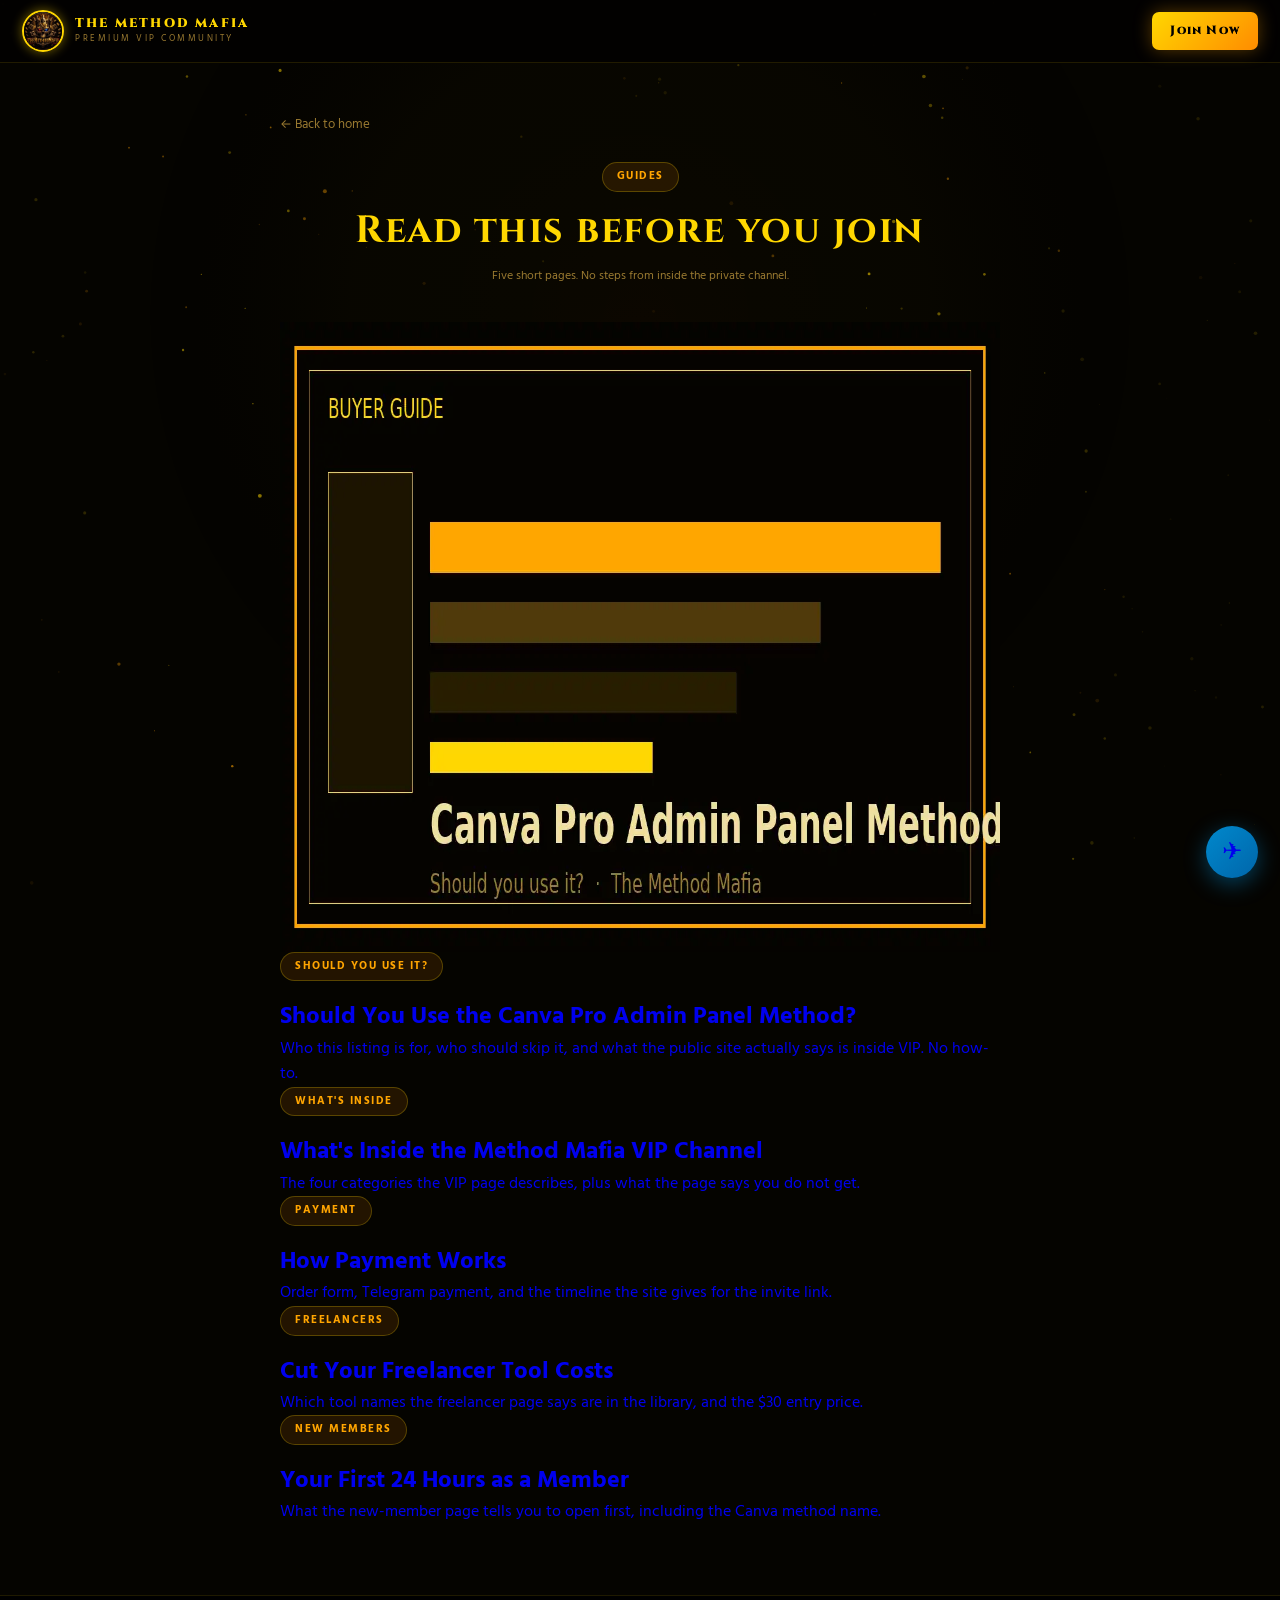
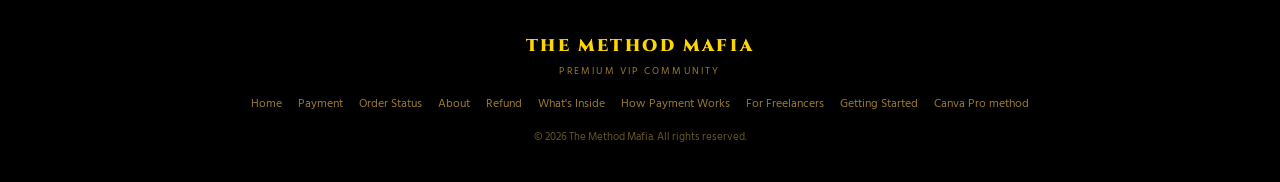
<file: blog/index.html>
<!DOCTYPE html>
<html lang="en">
<head>
<meta charset="UTF-8">
<meta name="viewport" content="width=device-width,initial-scale=1">
<title>Guides — The Method Mafia</title>
<meta name="description" content="Plain guides from The Method Mafia: what VIP lists, how payment works, and a buyer-guide on the Canva Pro Admin Panel Method before you join.">
<link rel="canonical" href="https://themethodmafia.com/blog/index.html">
<meta property="og:site_name" content="The Method Mafia">
<meta property="og:type" content="website">
<meta property="og:title" content="Guides — The Method Mafia">
<meta property="og:description" content="What VIP lists, how payment works, and a buyer-guide on the Canva Pro Admin Panel Method.">
<meta property="og:url" content="https://themethodmafia.com/blog/index.html">
<meta property="og:image" content="https://themethodmafia.com/images/blog-canva-pro.webp">
<meta property="og:image:width" content="1200">
<meta property="og:image:height" content="630">
<meta property="og:image:alt" content="Buyer guide cover for the Canva Pro Admin Panel Method">
<meta name="twitter:card" content="summary_large_image">
<meta name="twitter:title" content="Guides — The Method Mafia">
<meta name="twitter:description" content="What VIP lists, how payment works, and a buyer-guide on the Canva Pro Admin Panel Method.">
<meta name="twitter:image" content="https://themethodmafia.com/images/blog-canva-pro.webp">
<link rel="icon" href="../images/logo.jpg">
<link href="https://fonts.googleapis.com/css2?family=Cinzel:wght@700;900&family=Hind+Siliguri:wght@400;600;700&family=Inter:wght@700;900&display=swap" rel="stylesheet">
<link rel="stylesheet" href="../css/style.css">
<script src="../config.js"></script>
<script src="../js/tracking-lib.js"></script>
<script src="../js/pixels.js"></script>
<script>
(function(GA_ID){
  var s=document.createElement('script');s.async=true;
  s.src='https://www.googletagmanager.com/gtag/js?id='+GA_ID;
  document.head.appendChild(s);
  window.dataLayer=window.dataLayer||[];
  function gtag(){dataLayer.push(arguments)}
  window.gtag=gtag;
  gtag('js',new Date());gtag('config',GA_ID);
})(CONFIG.GA_ID);
</script>
<script type="application/ld+json">
{
  "@context":"https://schema.org",
  "@type":"CollectionPage",
  "name":"The Method Mafia Guides",
  "url":"https://themethodmafia.com/blog/index.html",
  "isPartOf":{"@type":"WebSite","name":"The Method Mafia","url":"https://themethodmafia.com"},
  "mainEntity":{
    "@type":"ItemList",
    "itemListElement":[
      {"@type":"ListItem","position":1,"url":"https://themethodmafia.com/blog/canva-pro-method.html","name":"Should You Use the Canva Pro Admin Panel Method?"},
      {"@type":"ListItem","position":2,"url":"https://themethodmafia.com/blog/vip-access.html","name":"What's Inside the Method Mafia VIP Channel"},
      {"@type":"ListItem","position":3,"url":"https://themethodmafia.com/blog/how-payment-works.html","name":"How Payment Works"},
      {"@type":"ListItem","position":4,"url":"https://themethodmafia.com/blog/freelancer-tools.html","name":"Cut Your Freelancer Tool Costs"},
      {"@type":"ListItem","position":5,"url":"https://themethodmafia.com/blog/getting-started.html","name":"Your First 24 Hours as a Member"}
    ]
  }
}
</script>
</head>
<body>
<canvas id="bg-canvas" aria-hidden="true"></canvas>

<header>
  <div class="hdr-left">
    <a href="../index.html" style="display:flex;align-items:center;gap:11px">
      <div class="hdr-logo"><img src="../images/logo.jpg" alt="The Method Mafia" width="42" height="42"></div>
      <div>
        <div class="hdr-name">THE METHOD MAFIA</div>
        <div class="hdr-sub">Premium VIP Community</div>
      </div>
    </a>
  </div>
  <div class="hdr-right">
    <a href="../index.html#order" class="btn-gold">Join Now</a>
  </div>
</header>

<div class="blog-wrap">
  <a href="../index.html" class="back-link" style="margin-bottom:28px;display:inline-flex">← Back to home</a>

  <div class="blog-hero">
    <div class="blog-tag">Guides</div>
    <h1 class="blog-title">Read this before you join</h1>
    <p class="blog-meta">Five short pages. No steps from inside the private channel.</p>
  </div>

  <figure class="blog-figure">
    <img src="../images/blog-canva-pro.webp" width="1200" height="630" alt="Buyer guide cover for the Canva Pro Admin Panel Method" loading="lazy" decoding="async">
  </figure>

  <div class="blog-list">
    <a class="blog-card" href="canva-pro-method.html">
      <div class="blog-tag">Should you use it?</div>
      <h2>Should You Use the Canva Pro Admin Panel Method?</h2>
      <p>Who this listing is for, who should skip it, and what the public site actually says is inside VIP. No how-to.</p>
    </a>
    <a class="blog-card" href="vip-access.html">
      <div class="blog-tag">What's inside</div>
      <h2>What's Inside the Method Mafia VIP Channel</h2>
      <p>The four categories the VIP page describes, plus what the page says you do not get.</p>
    </a>
    <a class="blog-card" href="how-payment-works.html">
      <div class="blog-tag">Payment</div>
      <h2>How Payment Works</h2>
      <p>Order form, Telegram payment, and the timeline the site gives for the invite link.</p>
    </a>
    <a class="blog-card" href="freelancer-tools.html">
      <div class="blog-tag">Freelancers</div>
      <h2>Cut Your Freelancer Tool Costs</h2>
      <p>Which tool names the freelancer page says are in the library, and the $30 entry price.</p>
    </a>
    <a class="blog-card" href="getting-started.html">
      <div class="blog-tag">New members</div>
      <h2>Your First 24 Hours as a Member</h2>
      <p>What the new-member page tells you to open first, including the Canva method name.</p>
    </a>
  </div>
</div>

<footer>
  <div class="ft-name">THE METHOD MAFIA</div>
  <div class="ft-tag">Premium VIP Community</div>
  <div class="ft-links">
    <a href="../index.html">Home</a>
    <a href="../payment.html">Payment</a>
    <a href="../order-status.html">Order Status</a>
    <a href="../about.html">About</a>
    <a href="../refund.html">Refund</a>
    <a href="vip-access.html">What's Inside</a>
    <a href="how-payment-works.html">How Payment Works</a>
    <a href="freelancer-tools.html">For Freelancers</a>
    <a href="getting-started.html">Getting Started</a>
    <a href="canva-pro-method.html">Canva Pro method</a>
  </div>
  <div class="ft-copy">© 2026 The Method Mafia. All rights reserved.</div>
</footer>

<a class="float-tg" href="https://t.me/MMHQ_Support" target="_blank" rel="noopener" title="Telegram Support">✈️</a>
<script src="../js/translations.js"></script>
<script src="../js/pages.js"></script>
<script src="../js/main.js"></script>
</body>
</html>
</file>
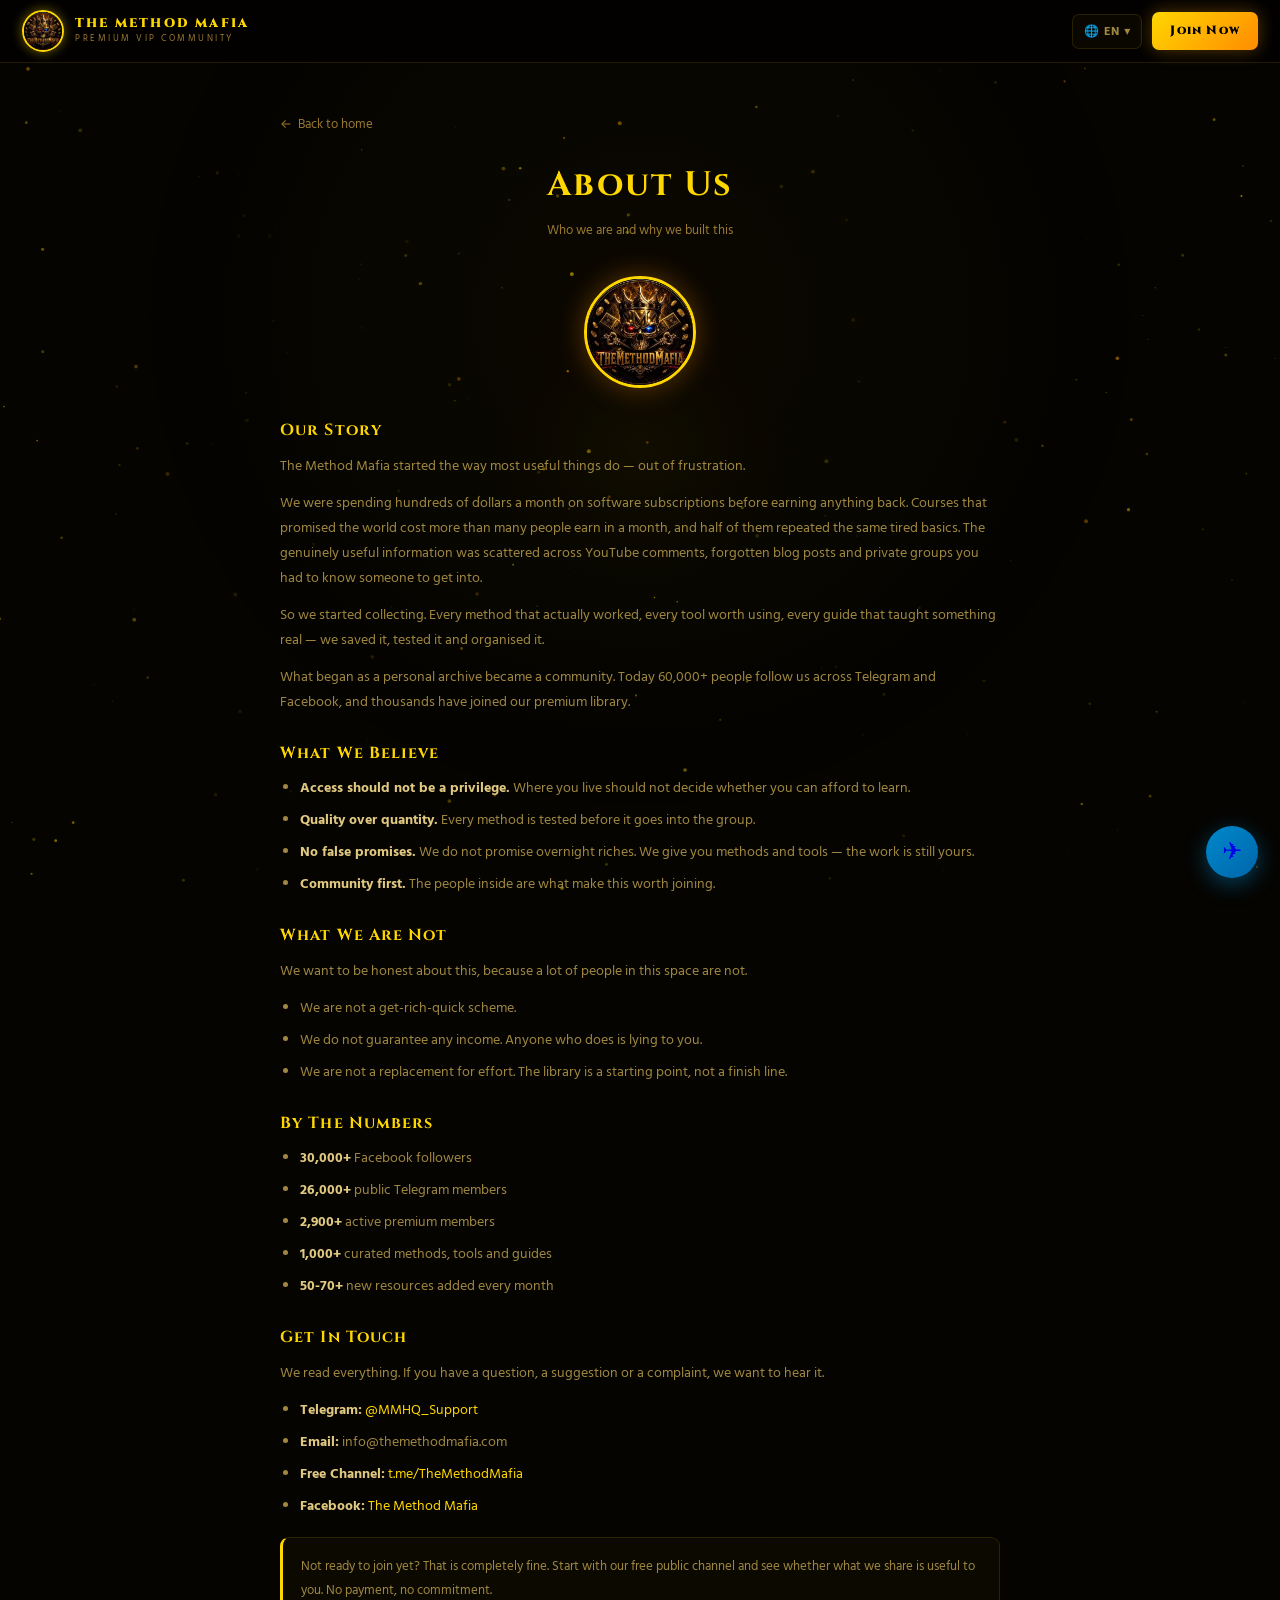
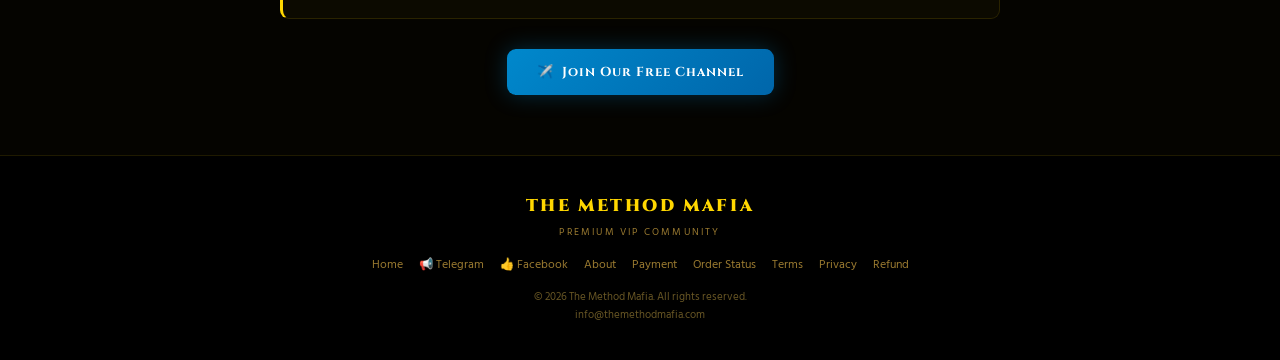
<file: about.html>
<!DOCTYPE html>
<html lang="en">
<head>
<meta charset="UTF-8">
<meta name="viewport" content="width=device-width,initial-scale=1">
<title>About Us — The Method Mafia</title>
<meta name="description" content="About The Method Mafia — a VIP community of 2900+ members sharing 1000+ premium digital methods, AI tools, ad credits and freelancer resources.">
<link rel="canonical" href="https://themethodmafia.com/about">
<link rel="icon" href="images/logo.jpg">
<link href="https://fonts.googleapis.com/css2?family=Cinzel:wght@700;900&family=Hind+Siliguri:wght@400;600;700&family=Inter:wght@700;900&display=swap" rel="stylesheet">
<link rel="stylesheet" href="css/style.css">
<script src="config.js"></script>
<script src="js/tracking-lib.js"></script>
<script src="js/pixels.js"></script>
<script>try{var L=localStorage.getItem('mm_lang');if(L)document.documentElement.lang=L;}catch(e){}</script>
<!-- Google Analytics — B1 -->
<script>
(function(GA_ID){
  var s=document.createElement('script');s.async=true;
  s.src='https://www.googletagmanager.com/gtag/js?id='+GA_ID;
  document.head.appendChild(s);
  window.dataLayer=window.dataLayer||[];
  function gtag(){dataLayer.push(arguments)}
  window.gtag=gtag;
  gtag('js',new Date());gtag('config',GA_ID);
})(CONFIG.GA_ID);
</script>
</head>
<body>
<canvas id="bg-canvas"></canvas>

<header>
  <div class="hdr-left">
    <a href="index.html" style="display:flex;align-items:center;gap:11px">
      <div class="hdr-logo"><img src="images/logo.jpg" alt="The Method Mafia" loading="lazy"></div>
      <div>
        <div class="hdr-name">THE METHOD MAFIA</div>
        <div class="hdr-sub" data-t="footerTag">Premium VIP Community</div>
      </div>
    </a>
  </div>
  <div class="hdr-right">
    <div class="lang-wrap">
      <button class="lang-btn" onclick="toggleLangMenu()">🌐 <span id="langLabel">EN</span> ▾</button>
      <div class="lang-menu" id="langMenu">
        <button class="lang-item" data-lang="en" onclick="setLang('en')">English</button>
        <button class="lang-item" data-lang="bn" onclick="setLang('bn')">বাংলা</button>
        <button class="lang-item" data-lang="hi" onclick="setLang('hi')">हिन्दी</button>
      </div>
    </div>
    <a href="index.html#order" class="btn-gold" data-t="navJoin">Join Now</a>
  </div>
</header>

<div class="page-wrap">
<a href="index.html" class="back-link">← <span data-p="back">Back to home</span></a>
<h1 class="page-title" data-p="abTitle">About Us</h1>
<p class="page-sub" data-p="abSub"></p>
<div class="page-body">

<div style="text-align:center;margin-bottom:30px">
  <img src="images/logo.jpg" alt="The Method Mafia" loading="lazy" style="width:112px;height:112px;border-radius:50%;object-fit:cover;border:3px solid var(--gold);margin:0 auto;box-shadow:0 0 28px rgba(255,140,0,.35)">
</div>

<h3 data-p="abH1">Our Story</h3>
<p data-p="abP1"></p><p data-p="abP2"></p><p data-p="abP3"></p><p data-p="abP4"></p>

<h3 data-p="abH2">What We Believe</h3>
<ul><li data-p="abB1"></li><li data-p="abB2"></li><li data-p="abB3"></li><li data-p="abB4"></li></ul>

<h3 data-p="abH3">What We Are Not</h3>
<p data-p="abNP"></p>
<ul><li data-p="abN1"></li><li data-p="abN2"></li><li data-p="abN3"></li></ul>

<h3 data-p="abH4">By The Numbers</h3>
<ul>
  <li data-p="abNum1"></li><li data-p="abNum2"></li><li data-p="abNum3"></li>
  <li data-p="abNum4"></li><li data-p="abNum5"></li>
</ul>

<h3 data-p="abH5">Get In Touch</h3>
<p data-p="abGet"></p>
<ul>
  <li><strong data-p="abTg"></strong> <a data-href="SUPPORT" target="_blank" style="color:var(--gold)" data-cfg="SUPPORT_HANDLE"></a></li>
  <li><strong data-p="abMail"></strong> <span data-cfg="EMAIL"></span></li>
  <li><strong data-p="abFree"></strong> <a data-href="PUBLIC_CHANNEL" target="_blank" style="color:var(--gold)">t.me/TheMethodMafia</a></li>
  <li><strong data-p="abFb"></strong> <a data-href="FACEBOOK_PAGE" target="_blank" style="color:var(--gold)">The Method Mafia</a></li>
</ul>

<div class="info-box"><p data-p="abBox"></p></div>

<div style="text-align:center;margin-top:30px">
  <a class="tg-btn" data-href="PUBLIC_CHANNEL" target="_blank" rel="noopener">✈️ <span data-p="abCta"></span></a>
</div>
</div>
</div>

<footer>
  <div class="ft-name">THE METHOD MAFIA</div>
  <div class="ft-tag" data-t="footerTag">Premium VIP Community</div>
  <div class="ft-links">
    <a href="index.html">Home</a>
    <a data-href="PUBLIC_CHANNEL" target="_blank" rel="noopener">📢 Telegram</a>
    <a data-href="FACEBOOK_PAGE" target="_blank" rel="noopener">👍 Facebook</a>
    <a href="about.html" data-t="ftAbout">About</a>
    <a href="payment.html" data-t="ftPayment">Payment</a>
    <a href="order-status.html" data-t="ftOrder">Order Status</a>
    <a href="terms.html" data-t="ftTerms">Terms</a>
    <a href="privacy.html" data-t="ftPrivacy">Privacy</a>
    <a href="refund.html" data-t="ftRefund">Refund</a>
  </div>
  <div class="ft-copy">
    © 2026 The Method Mafia. <span data-t="ftRights">All rights reserved.</span><br>
    <span data-cfg="EMAIL">info@themethodmafia.com</span>
  </div>
</footer>

<a class="float-tg" data-href="SUPPORT" target="_blank" rel="noopener" title="Telegram">✈️</a>
<div class="toast" id="toast"></div>

<script src="js/translations.js"></script>
<script src="js/pages.js"></script>
<script src="js/main.js"></script>
</body>
</html>
</file>
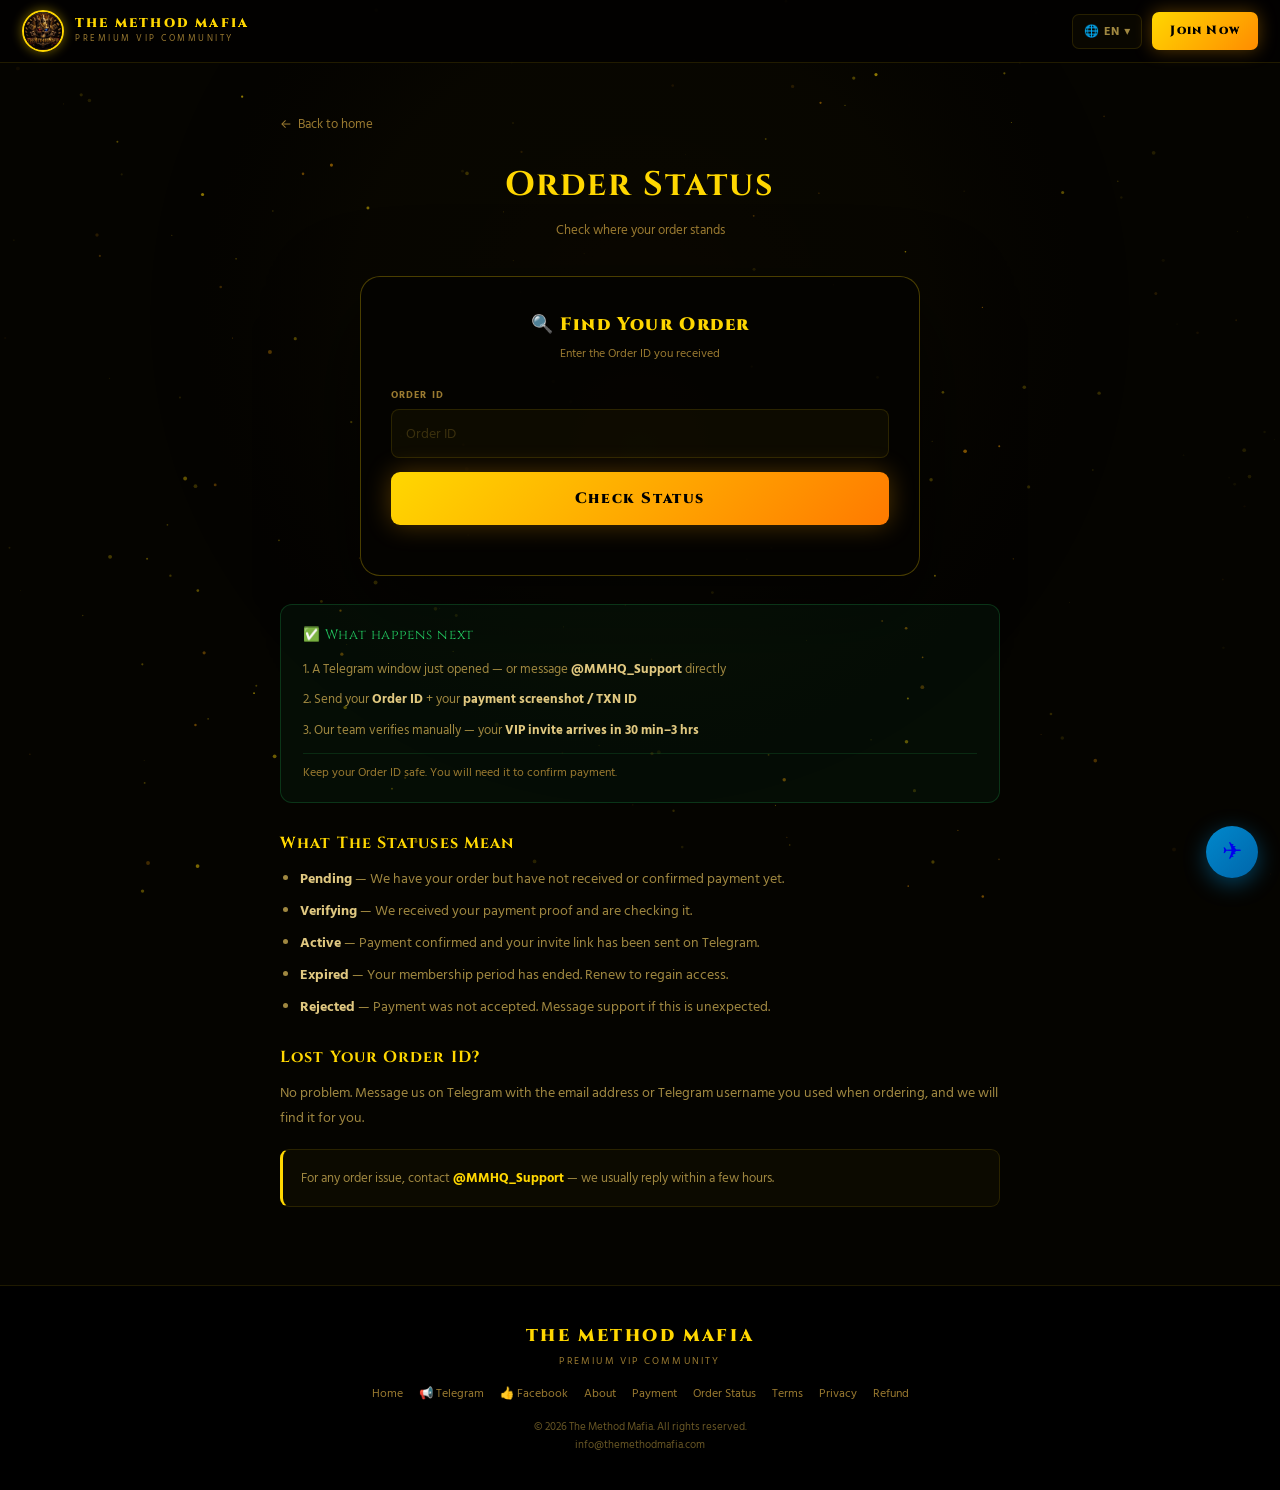
<file: order-status.html>
<!DOCTYPE html>
<html lang="en">
<head>
<meta charset="UTF-8">
<meta name="viewport" content="width=device-width,initial-scale=1">
<title>Order Status — The Method Mafia</title>
<meta name="description" content="Check your Method Mafia order status and get your next steps for VIP access.">
<link rel="canonical" href="https://themethodmafia.com/order-status">
<link rel="icon" href="images/logo.jpg">
<link href="https://fonts.googleapis.com/css2?family=Cinzel:wght@700;900&family=Hind+Siliguri:wght@400;600;700&family=Inter:wght@700;900&display=swap" rel="stylesheet">
<link rel="stylesheet" href="css/style.css">
<script src="config.js"></script>
<script src="js/tracking-lib.js"></script>
<script src="js/pixels.js"></script>
<script>try{var L=localStorage.getItem('mm_lang');if(L)document.documentElement.lang=L;}catch(e){}</script>
<!-- Google Analytics — B1 -->
<script>
(function(GA_ID){
  var s=document.createElement('script');s.async=true;
  s.src='https://www.googletagmanager.com/gtag/js?id='+GA_ID;
  document.head.appendChild(s);
  window.dataLayer=window.dataLayer||[];
  function gtag(){dataLayer.push(arguments)}
  window.gtag=gtag;
  gtag('js',new Date());gtag('config',GA_ID);
})(CONFIG.GA_ID);
</script>
</head>
<body>
<canvas id="bg-canvas"></canvas>

<header>
  <div class="hdr-left">
    <a href="index.html" style="display:flex;align-items:center;gap:11px">
      <div class="hdr-logo"><img src="images/logo.jpg" alt="The Method Mafia" loading="lazy"></div>
      <div>
        <div class="hdr-name">THE METHOD MAFIA</div>
        <div class="hdr-sub" data-t="footerTag">Premium VIP Community</div>
      </div>
    </a>
  </div>
  <div class="hdr-right">
    <div class="lang-wrap">
      <button class="lang-btn" onclick="toggleLangMenu()">🌐 <span id="langLabel">EN</span> ▾</button>
      <div class="lang-menu" id="langMenu">
        <button class="lang-item" data-lang="en" onclick="setLang('en')">English</button>
        <button class="lang-item" data-lang="bn" onclick="setLang('bn')">বাংলা</button>
        <button class="lang-item" data-lang="hi" onclick="setLang('hi')">हिन्दी</button>
      </div>
    </div>
    <a href="index.html#order" class="btn-gold" data-t="navJoin">Join Now</a>
  </div>
</header>

<div class="page-wrap">
<a href="index.html" class="back-link">← <span data-p="back">Back to home</span></a>
<h1 class="page-title" data-p="ordTitle">Order Status</h1>
<p class="page-sub" data-p="ordSub"></p>
<div class="page-body">

<div class="form-wrap" style="margin-bottom:28px">
  <div class="form-title">🔍 <span data-p="ordFind"></span></div>
  <div class="form-sub" data-p="ordFindSub"></div>
  <div class="fg">
    <label class="lbl" data-p="ordLbl">Order ID</label>
    <input type="text" class="inp" id="iOrderId" data-pp="ordLbl" placeholder="MM-2026-0000">
  </div>
  <button class="submit-btn" onclick="checkOrder()" data-p="ordBtn">Check Status</button>
  <div id="statusResult" style="margin-top:16px"></div>
</div>

<!-- A1: Next steps box — always visible to orient new customers -->
<div class="next-steps-box">
  <div class="next-steps-title" data-t="nextStepsTitle">✅ What happens next</div>
  <div class="next-step" data-t="nextStep1"></div>
  <div class="next-step" data-t="nextStep2"></div>
  <div class="next-step" data-t="nextStep3"></div>
  <div class="next-steps-note" data-t="nextStepsNote"></div>
</div>

<h3 data-p="ordH1" style="margin-top:28px">What The Statuses Mean</h3>
<ul>
  <li data-p="ordSt1"></li><li data-p="ordSt2"></li>
  <li data-p="ordSt3"></li><li data-p="ordSt4"></li>
  <li data-p="ordSt5"></li>
</ul>

<h3 data-p="ordH2">Lost Your Order ID?</h3>
<p data-p="ordLost"></p>

<div class="info-box"><p>
  <span data-p="ordHelp"></span>
  <a data-href="SUPPORT" target="_blank" style="color:var(--gold);font-weight:700" data-cfg="SUPPORT_HANDLE"></a>
  <span data-p="ordHelp2"></span>
</p></div>
</div>

</div>

<footer>
  <div class="ft-name">THE METHOD MAFIA</div>
  <div class="ft-tag" data-t="footerTag">Premium VIP Community</div>
  <div class="ft-links">
    <a href="index.html">Home</a>
    <a data-href="PUBLIC_CHANNEL" target="_blank" rel="noopener">📢 Telegram</a>
    <a data-href="FACEBOOK_PAGE" target="_blank" rel="noopener">👍 Facebook</a>
    <a href="about.html" data-t="ftAbout">About</a>
    <a href="payment.html" data-t="ftPayment">Payment</a>
    <a href="order-status.html" data-t="ftOrder">Order Status</a>
    <a href="terms.html" data-t="ftTerms">Terms</a>
    <a href="privacy.html" data-t="ftPrivacy">Privacy</a>
    <a href="refund.html" data-t="ftRefund">Refund</a>
  </div>
  <div class="ft-copy">
    © 2026 The Method Mafia. <span data-t="ftRights">All rights reserved.</span><br>
    <span data-cfg="EMAIL">info@themethodmafia.com</span>
  </div>
</footer>

<a class="float-tg" data-href="SUPPORT" target="_blank" rel="noopener" title="Telegram">✈️</a>
<div class="toast" id="toast"></div>

<script src="js/translations.js"></script>
<script src="js/pages.js"></script>
<script src="js/sheet-client.js"></script>
<script src="js/main.js"></script>
</body>
</html>
</file>
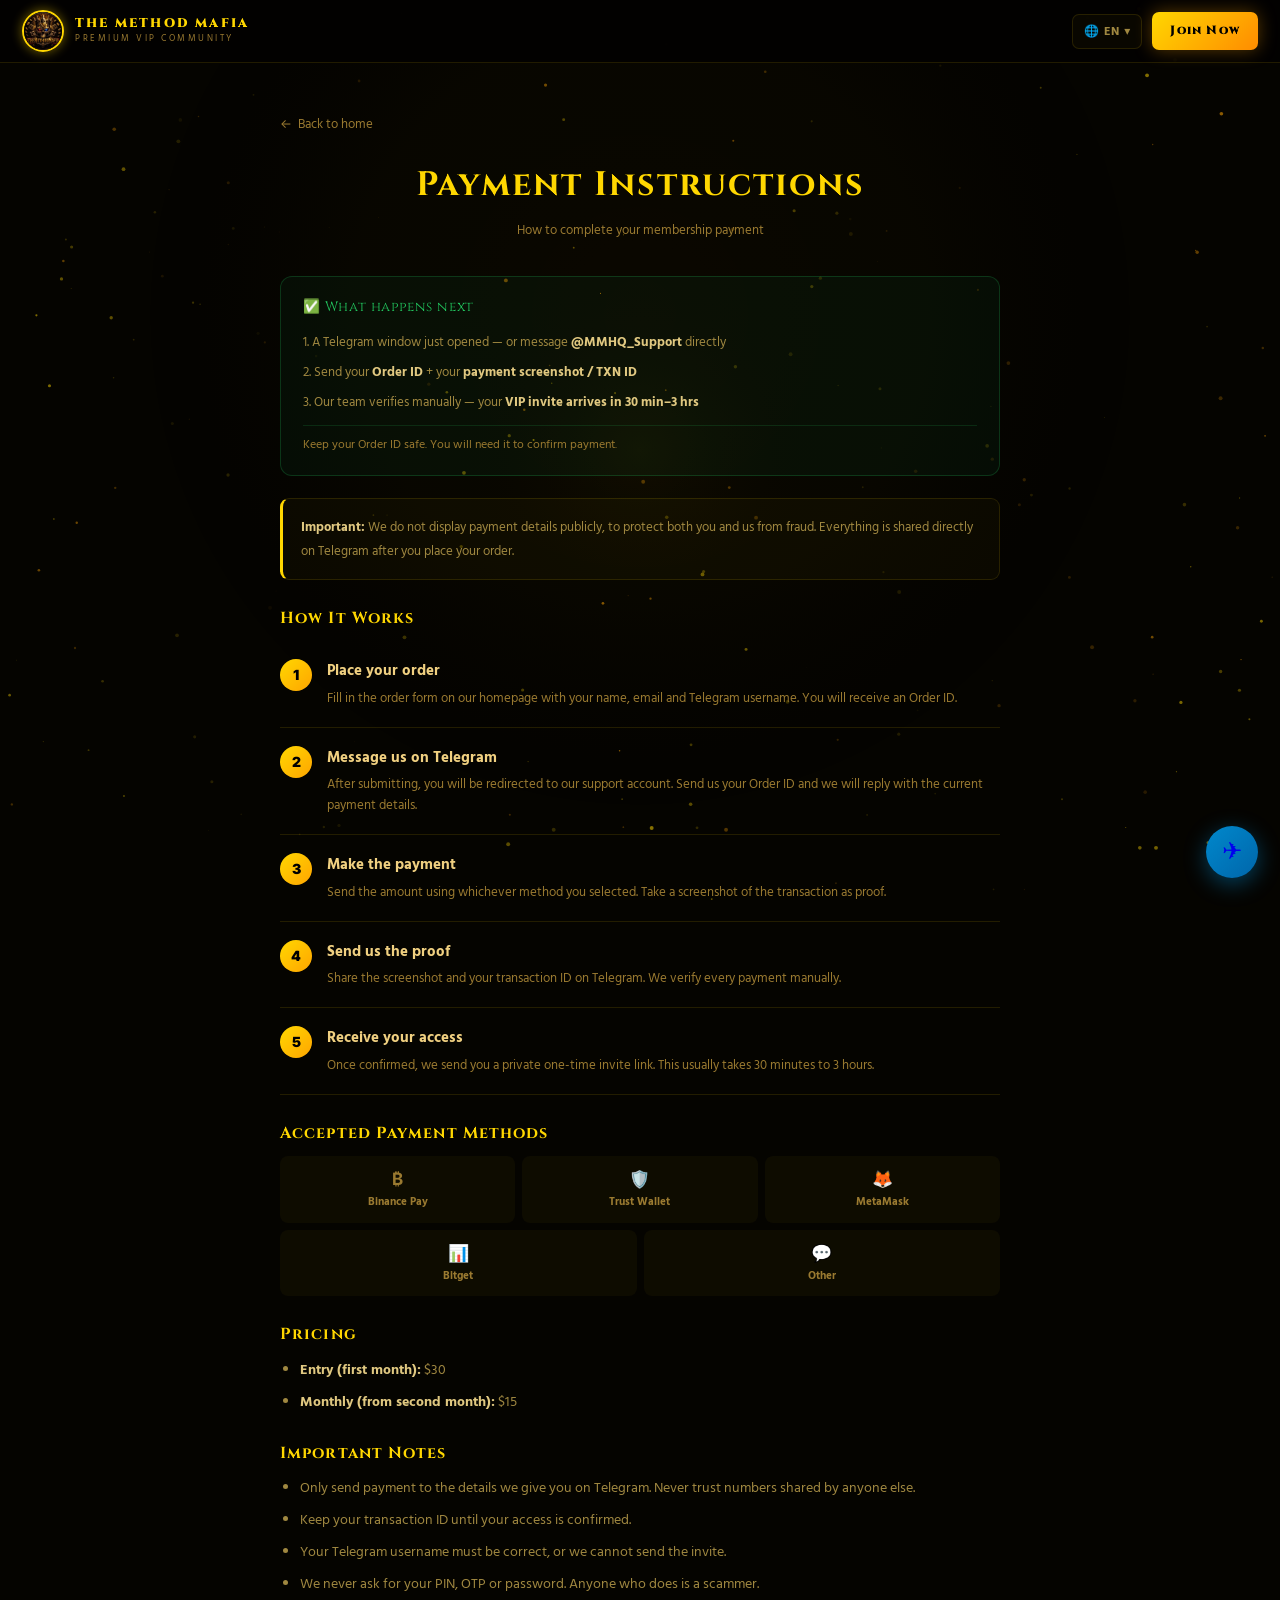
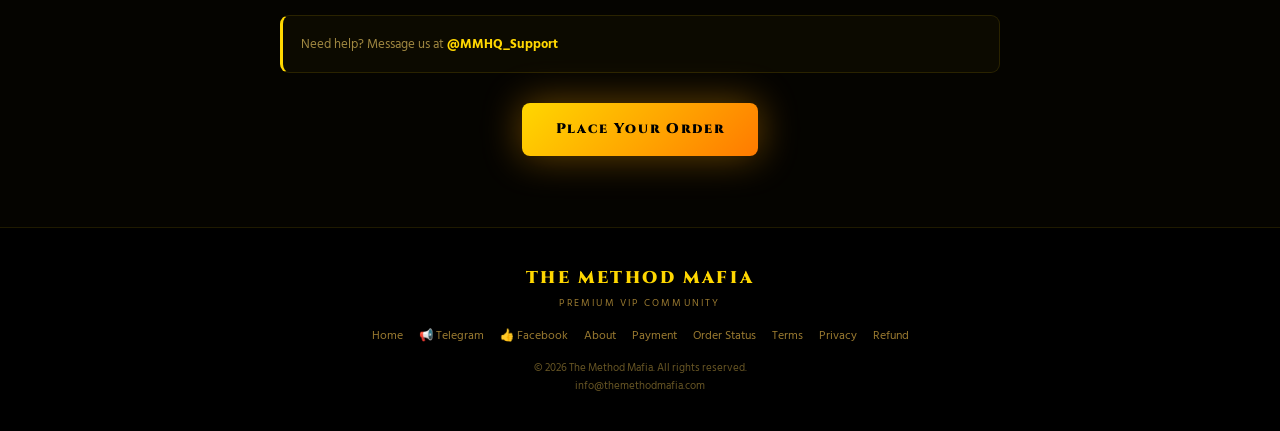
<file: payment.html>
<!DOCTYPE html>
<html lang="en">
<head>
<meta charset="UTF-8">
<meta name="viewport" content="width=device-width,initial-scale=1">
<title>Payment Instructions — The Method Mafia</title>
<meta name="description" content="How to complete your Method Mafia membership payment. Step-by-step guide to sending payment and getting your VIP invite.">
<link rel="canonical" href="https://themethodmafia.com/payment">
<link rel="icon" href="images/logo.jpg">
<link href="https://fonts.googleapis.com/css2?family=Cinzel:wght@700;900&family=Hind+Siliguri:wght@400;600;700&family=Inter:wght@700;900&display=swap" rel="stylesheet">
<link rel="stylesheet" href="css/style.css">
<script src="config.js"></script>
<script src="js/tracking-lib.js"></script>
<script src="js/pixels.js"></script>
<script>try{var L=localStorage.getItem('mm_lang');if(L)document.documentElement.lang=L;}catch(e){}</script>
<!-- Google Analytics — B1 -->
<script>
(function(GA_ID){
  var s=document.createElement('script');s.async=true;
  s.src='https://www.googletagmanager.com/gtag/js?id='+GA_ID;
  document.head.appendChild(s);
  window.dataLayer=window.dataLayer||[];
  function gtag(){dataLayer.push(arguments)}
  window.gtag=gtag;
  gtag('js',new Date());gtag('config',GA_ID);
})(CONFIG.GA_ID);
</script>
</head>
<body>
<canvas id="bg-canvas"></canvas>

<header>
  <div class="hdr-left">
    <a href="index.html" style="display:flex;align-items:center;gap:11px">
      <div class="hdr-logo"><img src="images/logo.jpg" alt="The Method Mafia" loading="lazy"></div>
      <div>
        <div class="hdr-name">THE METHOD MAFIA</div>
        <div class="hdr-sub" data-t="footerTag">Premium VIP Community</div>
      </div>
    </a>
  </div>
  <div class="hdr-right">
    <div class="lang-wrap">
      <button class="lang-btn" onclick="toggleLangMenu()">🌐 <span id="langLabel">EN</span> ▾</button>
      <div class="lang-menu" id="langMenu">
        <button class="lang-item" data-lang="en" onclick="setLang('en')">English</button>
        <button class="lang-item" data-lang="bn" onclick="setLang('bn')">বাংলা</button>
        <button class="lang-item" data-lang="hi" onclick="setLang('hi')">हिन्दी</button>
      </div>
    </div>
    <a href="index.html#order" class="btn-gold" data-t="navJoin">Join Now</a>
  </div>
</header>

<div class="page-wrap">
<a href="index.html" class="back-link">← <span data-p="back">Back to home</span></a>
<h1 class="page-title" data-p="payTitle">Payment Instructions</h1>
<p class="page-sub" data-p="paySub"></p>
<div class="page-body">

<!-- A5: Prominent next-steps box at the top -->
<div class="next-steps-box">
  <div class="next-steps-title" data-t="nextStepsTitle">✅ What happens next</div>
  <div class="next-step" data-t="nextStep1"></div>
  <div class="next-step" data-t="nextStep2"></div>
  <div class="next-step" data-t="nextStep3"></div>
  <div class="next-steps-note" data-t="nextStepsNote"></div>
</div>

<div class="info-box"><p data-p="payNote"></p></div>

<h3 data-p="payH1">How It Works</h3>

<div class="step"><div class="step-n">1</div><div class="step-body">
  <h4 data-p="payS1t"></h4><p data-p="payS1d"></p></div></div>
<div class="step"><div class="step-n">2</div><div class="step-body">
  <h4 data-p="payS2t"></h4><p data-p="payS2d"></p></div></div>
<div class="step"><div class="step-n">3</div><div class="step-body">
  <h4 data-p="payS3t"></h4><p data-p="payS3d"></p></div></div>
<div class="step"><div class="step-n">4</div><div class="step-body">
  <h4 data-p="payS4t"></h4><p data-p="payS4d"></p></div></div>
<div class="step"><div class="step-n">5</div><div class="step-body">
  <h4 data-p="payS5t"></h4><p data-p="payS5d"></p></div></div>

<h3 data-p="payH2">Accepted Payment Methods</h3>
<div class="pay-select-row" id="payBadgesStatic" style="pointer-events:none"></div>

<h3 data-p="payH3">Pricing</h3>
<ul>
  <li><strong data-p="payEntry"></strong> <span data-cfg="ENTRY_USD">$30</span><span class="local-price"> — <span data-cfg="ENTRY_BDT">৳৩,৯৩০</span></span></li>
  <li><strong data-p="payMonthly"></strong> <span data-cfg="MONTHLY_USD">$15</span><span class="local-price"> — <span data-cfg="MONTHLY_BDT">৳১,৯২০</span></span></li>
</ul>

<h3 data-p="payH4">Important Notes</h3>
<ul>
  <li data-p="payN1"></li><li data-p="payN2"></li>
  <li data-p="payN3"></li><li data-p="payN4"></li>
</ul>

<div class="info-box"><p>
  <span data-p="payHelp"></span>
  <a data-href="SUPPORT" target="_blank" style="color:var(--gold);font-weight:700" data-cfg="SUPPORT_HANDLE"></a>
</p></div>

<div style="text-align:center;margin-top:30px">
  <a href="index.html#order" class="cta-lg" style="font-size:14px;padding:15px 34px" data-p="payCta">Place Your Order</a>
</div>
</div>

<script>
document.addEventListener('DOMContentLoaded',function(){
  var box=document.getElementById('payBadgesStatic');
  function draw(){
    var L=document.documentElement.lang||'en';
    var list=(typeof PAYMENTS!=='undefined'&&PAYMENTS[L])?PAYMENTS[L]:PAYMENTS.en;
    box.innerHTML=list.map(function(p){
      return '<div class="pay-opt"><span class="pay-opt-ic">'+p[0]+'</span>'+p[1]+'</div>';
    }).join('');
  }
  draw();
  new MutationObserver(draw).observe(document.documentElement,{attributes:true,attributeFilter:['lang']});
});
</script>
</div>

<footer>
  <div class="ft-name">THE METHOD MAFIA</div>
  <div class="ft-tag" data-t="footerTag">Premium VIP Community</div>
  <div class="ft-links">
    <a href="index.html">Home</a>
    <a data-href="PUBLIC_CHANNEL" target="_blank" rel="noopener">📢 Telegram</a>
    <a data-href="FACEBOOK_PAGE" target="_blank" rel="noopener">👍 Facebook</a>
    <a href="about.html" data-t="ftAbout">About</a>
    <a href="payment.html" data-t="ftPayment">Payment</a>
    <a href="order-status.html" data-t="ftOrder">Order Status</a>
    <a href="terms.html" data-t="ftTerms">Terms</a>
    <a href="privacy.html" data-t="ftPrivacy">Privacy</a>
    <a href="refund.html" data-t="ftRefund">Refund</a>
  </div>
  <div class="ft-copy">
    © 2026 The Method Mafia. <span data-t="ftRights">All rights reserved.</span><br>
    <span data-cfg="EMAIL">info@themethodmafia.com</span>
  </div>
</footer>

<a class="float-tg" data-href="SUPPORT" target="_blank" rel="noopener" title="Telegram">✈️</a>
<div class="toast" id="toast"></div>

<script src="js/translations.js"></script>
<script src="js/pages.js"></script>
<script src="js/main.js"></script>
</body>
</html>
</file>
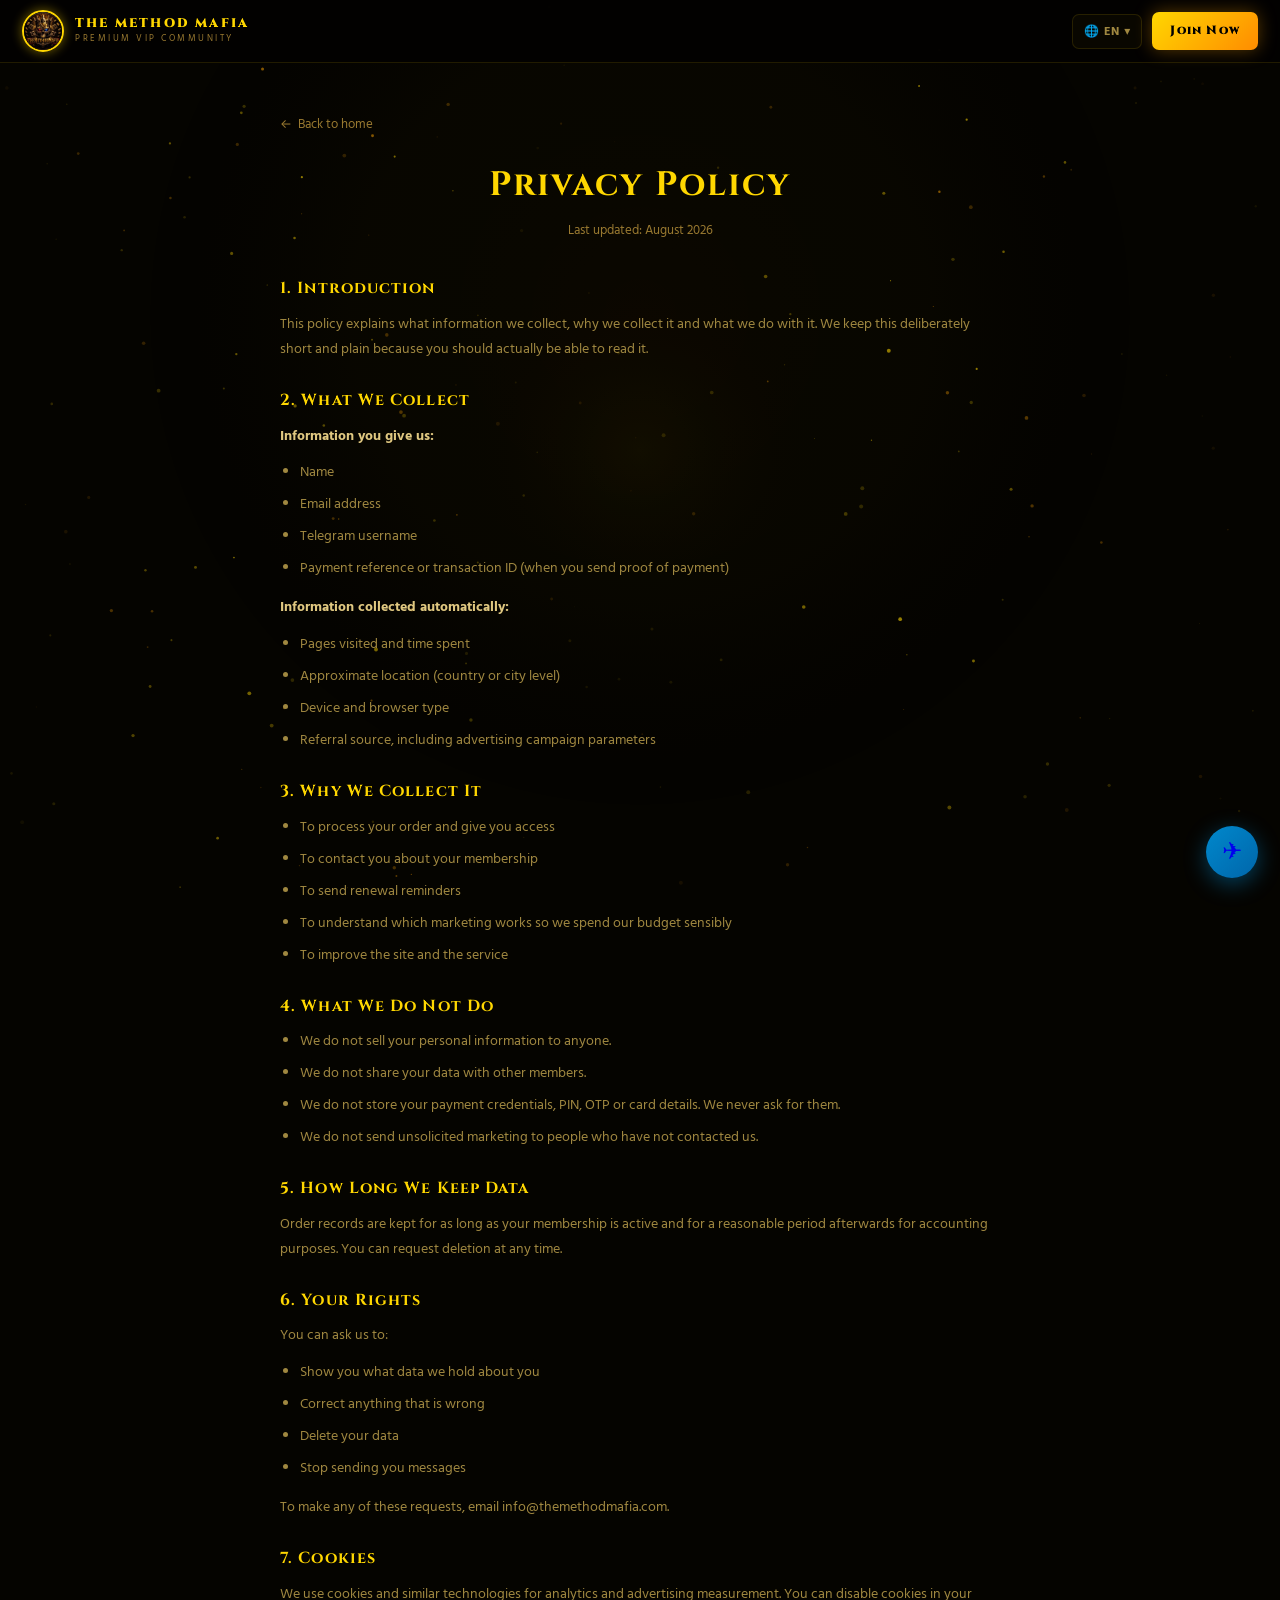
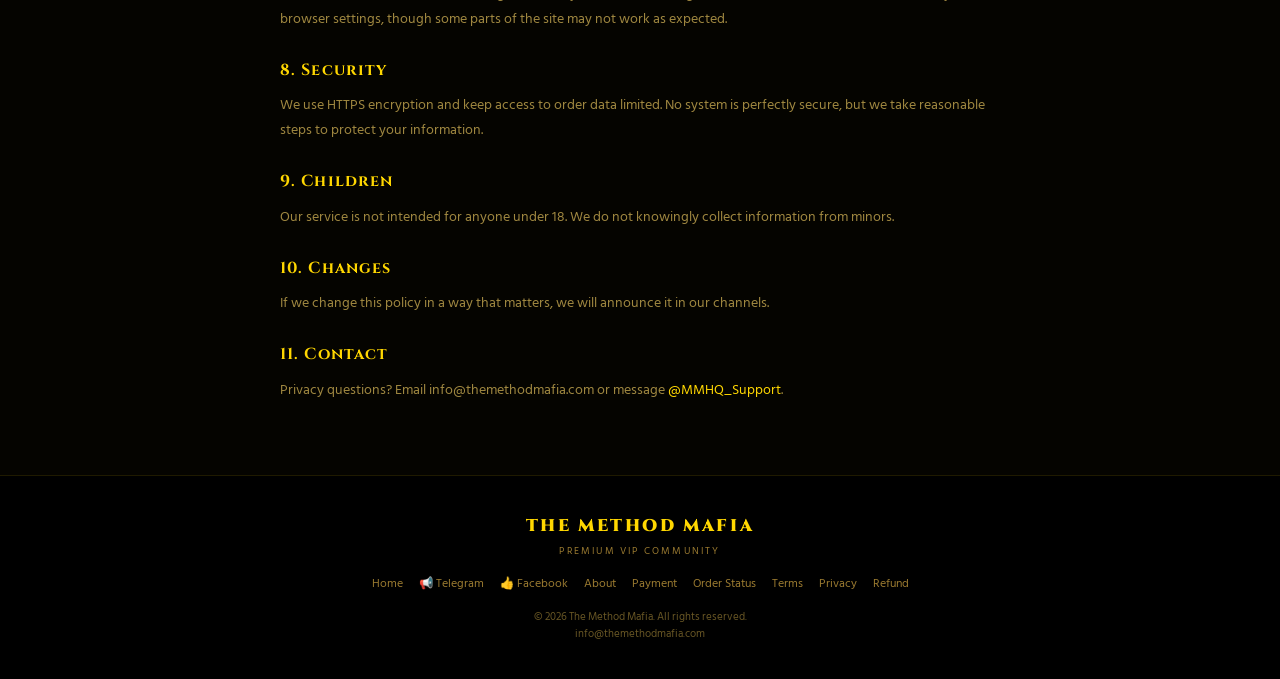
<file: privacy.html>
<!DOCTYPE html>
<html lang="en">
<head>
<meta charset="UTF-8">
<meta name="viewport" content="width=device-width,initial-scale=1">
<title>Privacy Policy — The Method Mafia</title>
<meta name="description" content="Privacy policy for The Method Mafia. What data we collect, how we use it, and your rights.">
<link rel="canonical" href="https://themethodmafia.com/privacy">
<link rel="icon" href="images/logo.jpg">
<link href="https://fonts.googleapis.com/css2?family=Cinzel:wght@700;900&family=Hind+Siliguri:wght@400;600;700&family=Inter:wght@700;900&display=swap" rel="stylesheet">
<link rel="stylesheet" href="css/style.css">
<script src="config.js"></script>
<script src="js/tracking-lib.js"></script>
<script src="js/pixels.js"></script>
<script>try{var L=localStorage.getItem('mm_lang');if(L)document.documentElement.lang=L;}catch(e){}</script>
<!-- Google Analytics — B1 -->
<script>
(function(GA_ID){
  var s=document.createElement('script');s.async=true;
  s.src='https://www.googletagmanager.com/gtag/js?id='+GA_ID;
  document.head.appendChild(s);
  window.dataLayer=window.dataLayer||[];
  function gtag(){dataLayer.push(arguments)}
  window.gtag=gtag;
  gtag('js',new Date());gtag('config',GA_ID);
})(CONFIG.GA_ID);
</script>
</head>
<body>
<canvas id="bg-canvas"></canvas>

<header>
  <div class="hdr-left">
    <a href="index.html" style="display:flex;align-items:center;gap:11px">
      <div class="hdr-logo"><img src="images/logo.jpg" alt="The Method Mafia" loading="lazy"></div>
      <div>
        <div class="hdr-name">THE METHOD MAFIA</div>
        <div class="hdr-sub" data-t="footerTag">Premium VIP Community</div>
      </div>
    </a>
  </div>
  <div class="hdr-right">
    <div class="lang-wrap">
      <button class="lang-btn" onclick="toggleLangMenu()">🌐 <span id="langLabel">EN</span> ▾</button>
      <div class="lang-menu" id="langMenu">
        <button class="lang-item" data-lang="en" onclick="setLang('en')">English</button>
        <button class="lang-item" data-lang="bn" onclick="setLang('bn')">বাংলা</button>
        <button class="lang-item" data-lang="hi" onclick="setLang('hi')">हिन्दी</button>
      </div>
    </div>
    <a href="index.html#order" class="btn-gold" data-t="navJoin">Join Now</a>
  </div>
</header>

<div class="page-wrap">
<a href="index.html" class="back-link">← <span data-p="back">Back to home</span></a>
<h1 class="page-title" data-p="prTitle">Privacy Policy</h1>
<p class="page-sub" data-p="prSub"></p>
<div class="page-body">

<h3 data-p="prH1"></h3><p data-p="prP1"></p>
<h3 data-p="prH2"></h3>
<p data-p="prP2a"></p>
<ul><li data-p="prG1"></li><li data-p="prG2"></li><li data-p="prG3"></li><li data-p="prG4"></li></ul>
<p data-p="prP2b"></p>
<ul><li data-p="prA1"></li><li data-p="prA2"></li><li data-p="prA3"></li><li data-p="prA4"></li></ul>
<h3 data-p="prH3"></h3>
<ul><li data-p="prW1"></li><li data-p="prW2"></li><li data-p="prW3"></li><li data-p="prW4"></li><li data-p="prW5"></li></ul>
<h3 data-p="prH5"></h3>
<ul><li data-p="prN1"></li><li data-p="prN2"></li><li data-p="prN3"></li><li data-p="prN4"></li></ul>
<h3 data-p="prH6"></h3><p data-p="prP6"></p>
<h3 data-p="prH7"></h3><p data-p="prP7"></p>
<ul><li data-p="prR1"></li><li data-p="prR2"></li><li data-p="prR3"></li><li data-p="prR4"></li></ul>
<p><span data-p="prP7b"></span> <span data-cfg="EMAIL"></span>.</p>
<h3 data-p="prH8"></h3><p data-p="prP8"></p>
<h3 data-p="prH9"></h3><p data-p="prP9"></p>
<h3 data-p="prH10"></h3><p data-p="prP10"></p>
<h3 data-p="prH11"></h3><p data-p="prP11"></p>
<h3 data-p="prH12"></h3>
<p><span data-p="prP12"></span> <span data-cfg="EMAIL"></span>
   <span data-p="prP12b"></span>
   <a data-href="SUPPORT" target="_blank" style="color:var(--gold)" data-cfg="SUPPORT_HANDLE"></a>.</p>
</div>
</div>

<footer>
  <div class="ft-name">THE METHOD MAFIA</div>
  <div class="ft-tag" data-t="footerTag">Premium VIP Community</div>
  <div class="ft-links">
    <a href="index.html">Home</a>
    <a data-href="PUBLIC_CHANNEL" target="_blank" rel="noopener">📢 Telegram</a>
    <a data-href="FACEBOOK_PAGE" target="_blank" rel="noopener">👍 Facebook</a>
    <a href="about.html" data-t="ftAbout">About</a>
    <a href="payment.html" data-t="ftPayment">Payment</a>
    <a href="order-status.html" data-t="ftOrder">Order Status</a>
    <a href="terms.html" data-t="ftTerms">Terms</a>
    <a href="privacy.html" data-t="ftPrivacy">Privacy</a>
    <a href="refund.html" data-t="ftRefund">Refund</a>
  </div>
  <div class="ft-copy">
    © 2026 The Method Mafia. <span data-t="ftRights">All rights reserved.</span><br>
    <span data-cfg="EMAIL">info@themethodmafia.com</span>
  </div>
</footer>

<a class="float-tg" data-href="SUPPORT" target="_blank" rel="noopener" title="Telegram">✈️</a>
<div class="toast" id="toast"></div>

<script src="js/translations.js"></script>
<script src="js/pages.js"></script>
<script src="js/main.js"></script>
</body>
</html>
</file>
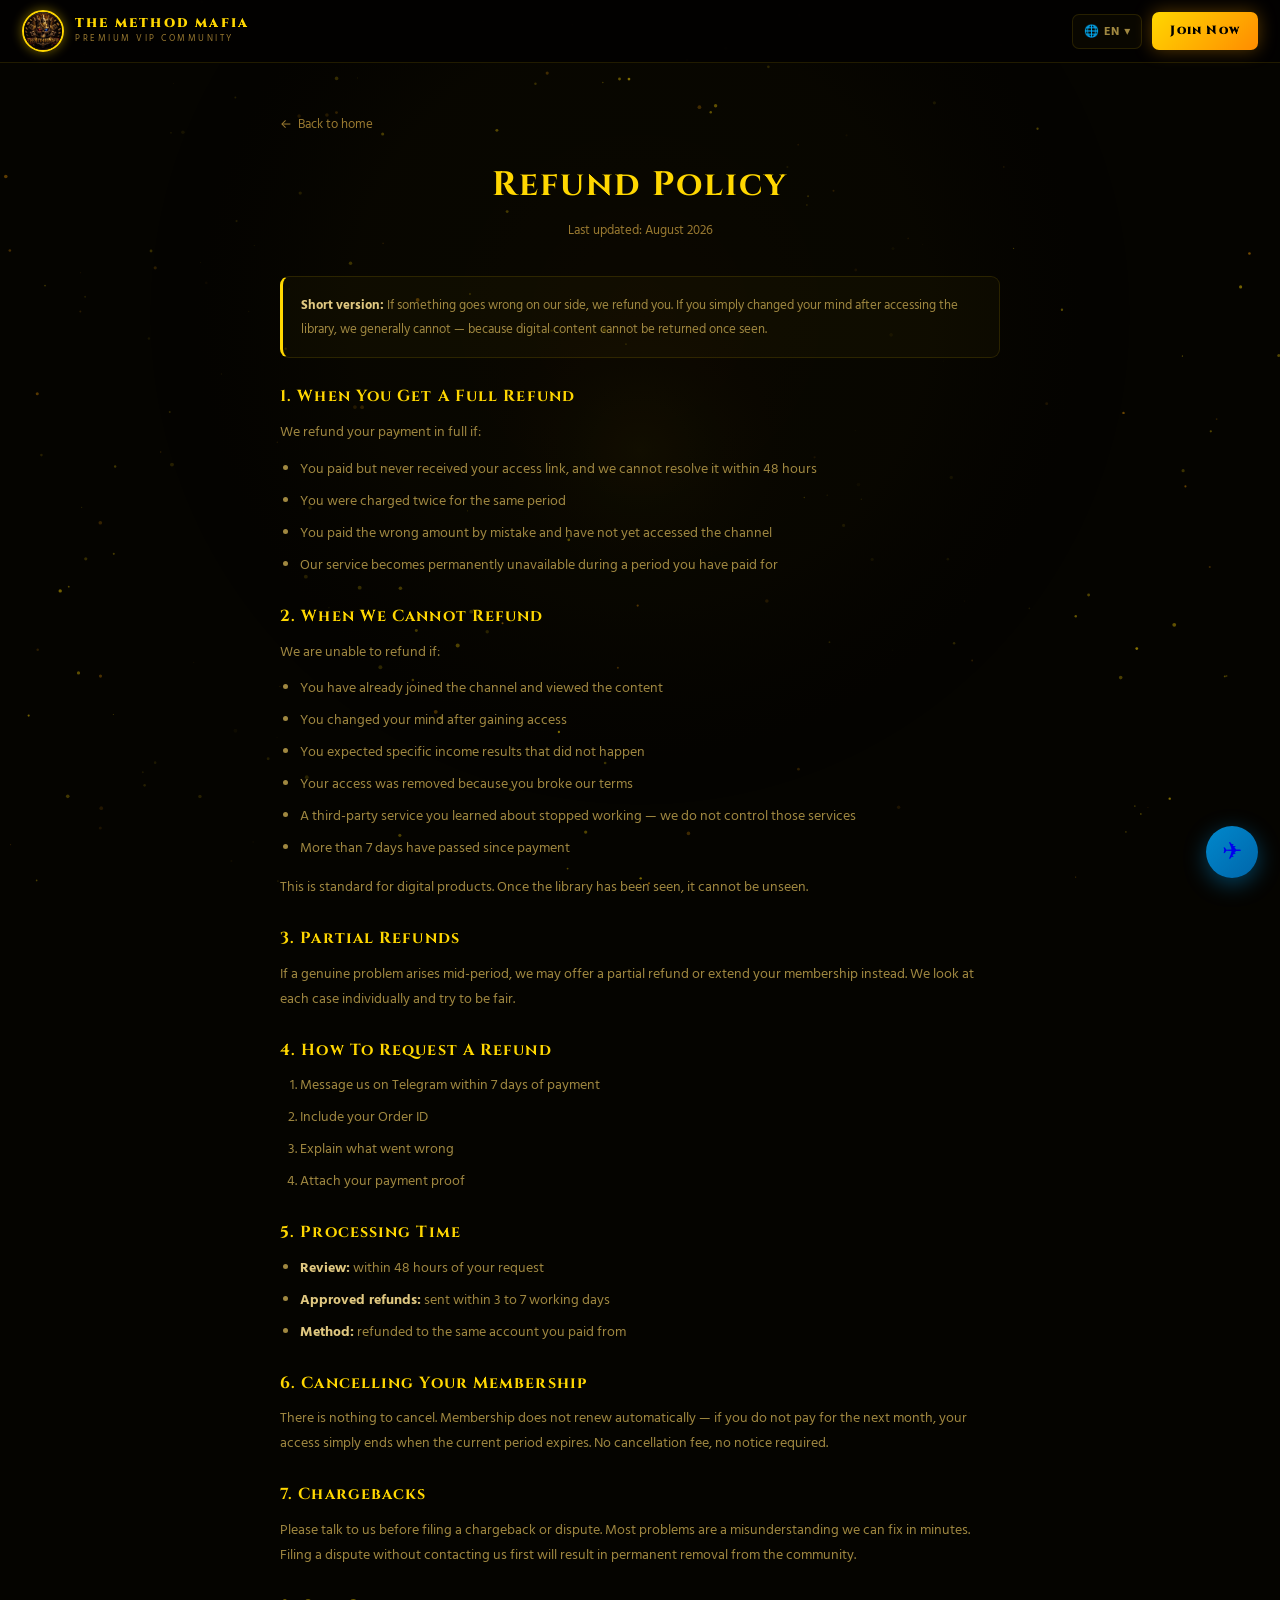
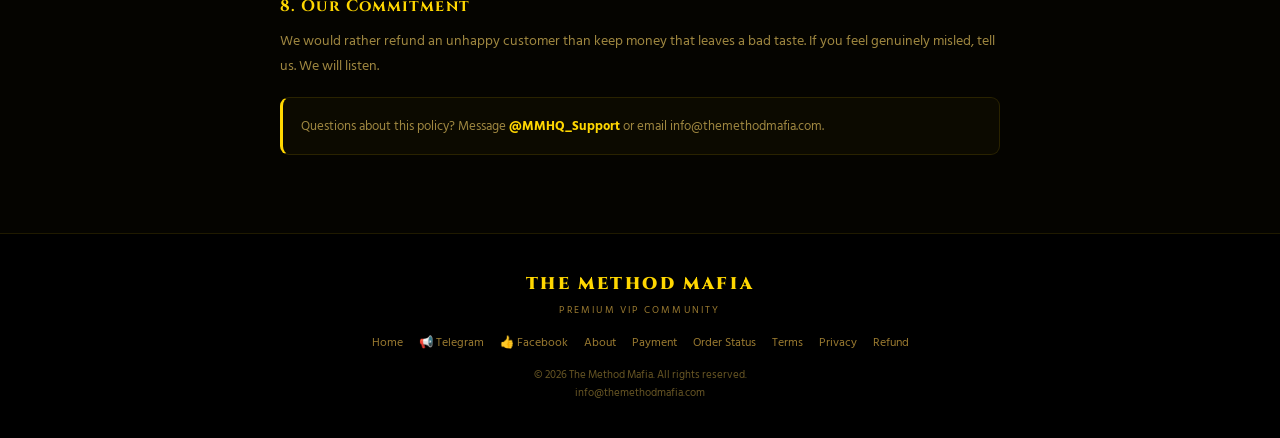
<file: refund.html>
<!DOCTYPE html>
<html lang="en">
<head>
<meta charset="UTF-8">
<meta name="viewport" content="width=device-width,initial-scale=1">
<title>Refund Policy — The Method Mafia</title>
<meta name="description" content="Refund policy for The Method Mafia. When you qualify for a full refund and how to request one.">
<link rel="canonical" href="https://themethodmafia.com/refund">
<link rel="icon" href="images/logo.jpg">
<link href="https://fonts.googleapis.com/css2?family=Cinzel:wght@700;900&family=Hind+Siliguri:wght@400;600;700&family=Inter:wght@700;900&display=swap" rel="stylesheet">
<link rel="stylesheet" href="css/style.css">
<script src="config.js"></script>
<script src="js/tracking-lib.js"></script>
<script src="js/pixels.js"></script>
<script>try{var L=localStorage.getItem('mm_lang');if(L)document.documentElement.lang=L;}catch(e){}</script>
<!-- Google Analytics — B1 -->
<script>
(function(GA_ID){
  var s=document.createElement('script');s.async=true;
  s.src='https://www.googletagmanager.com/gtag/js?id='+GA_ID;
  document.head.appendChild(s);
  window.dataLayer=window.dataLayer||[];
  function gtag(){dataLayer.push(arguments)}
  window.gtag=gtag;
  gtag('js',new Date());gtag('config',GA_ID);
})(CONFIG.GA_ID);
</script>
</head>
<body>
<canvas id="bg-canvas"></canvas>

<header>
  <div class="hdr-left">
    <a href="index.html" style="display:flex;align-items:center;gap:11px">
      <div class="hdr-logo"><img src="images/logo.jpg" alt="The Method Mafia" loading="lazy"></div>
      <div>
        <div class="hdr-name">THE METHOD MAFIA</div>
        <div class="hdr-sub" data-t="footerTag">Premium VIP Community</div>
      </div>
    </a>
  </div>
  <div class="hdr-right">
    <div class="lang-wrap">
      <button class="lang-btn" onclick="toggleLangMenu()">🌐 <span id="langLabel">EN</span> ▾</button>
      <div class="lang-menu" id="langMenu">
        <button class="lang-item" data-lang="en" onclick="setLang('en')">English</button>
        <button class="lang-item" data-lang="bn" onclick="setLang('bn')">বাংলা</button>
        <button class="lang-item" data-lang="hi" onclick="setLang('hi')">हिन्दी</button>
      </div>
    </div>
    <a href="index.html#order" class="btn-gold" data-t="navJoin">Join Now</a>
  </div>
</header>

<div class="page-wrap">
<a href="index.html" class="back-link">← <span data-p="back">Back to home</span></a>
<h1 class="page-title" data-p="rfTitle">Refund Policy</h1>
<p class="page-sub" data-p="rfSub"></p>
<div class="page-body">

<div class="info-box"><p data-p="rfShort"></p></div>

<h3 data-p="rfH1"></h3><p data-p="rfP1"></p>
<ul><li data-p="rfY1"></li><li data-p="rfY2"></li><li data-p="rfY3"></li><li data-p="rfY4"></li></ul>
<h3 data-p="rfH2"></h3><p data-p="rfP2"></p>
<ul><li data-p="rfN1"></li><li data-p="rfN2"></li><li data-p="rfN3"></li><li data-p="rfN4"></li><li data-p="rfN5"></li><li data-p="rfN6"></li></ul>
<p data-p="rfP2b"></p>
<h3 data-p="rfH3"></h3><p data-p="rfP3"></p>
<h3 data-p="rfH4"></h3>
<ol style="margin-left:20px">
  <li data-p="rfS1"></li><li data-p="rfS2"></li><li data-p="rfS3"></li><li data-p="rfS4"></li>
</ol>
<h3 data-p="rfH5"></h3>
<ul><li data-p="rfT1"></li><li data-p="rfT2"></li><li data-p="rfT3"></li></ul>
<h3 data-p="rfH6"></h3><p data-p="rfP6"></p>
<h3 data-p="rfH7"></h3><p data-p="rfP7"></p>
<h3 data-p="rfH8"></h3><p data-p="rfP8"></p>

<div class="info-box"><p>
  <span data-p="rfBox"></span>
  <a data-href="SUPPORT" target="_blank" style="color:var(--gold);font-weight:700" data-cfg="SUPPORT_HANDLE"></a>
  <span data-p="rfBox2"></span> <span data-cfg="EMAIL"></span>.
</p></div>
</div>
</div>

<footer>
  <div class="ft-name">THE METHOD MAFIA</div>
  <div class="ft-tag" data-t="footerTag">Premium VIP Community</div>
  <div class="ft-links">
    <a href="index.html">Home</a>
    <a data-href="PUBLIC_CHANNEL" target="_blank" rel="noopener">📢 Telegram</a>
    <a data-href="FACEBOOK_PAGE" target="_blank" rel="noopener">👍 Facebook</a>
    <a href="about.html" data-t="ftAbout">About</a>
    <a href="payment.html" data-t="ftPayment">Payment</a>
    <a href="order-status.html" data-t="ftOrder">Order Status</a>
    <a href="terms.html" data-t="ftTerms">Terms</a>
    <a href="privacy.html" data-t="ftPrivacy">Privacy</a>
    <a href="refund.html" data-t="ftRefund">Refund</a>
  </div>
  <div class="ft-copy">
    © 2026 The Method Mafia. <span data-t="ftRights">All rights reserved.</span><br>
    <span data-cfg="EMAIL">info@themethodmafia.com</span>
  </div>
</footer>

<a class="float-tg" data-href="SUPPORT" target="_blank" rel="noopener" title="Telegram">✈️</a>
<div class="toast" id="toast"></div>

<script src="js/translations.js"></script>
<script src="js/pages.js"></script>
<script src="js/main.js"></script>
</body>
</html>
</file>
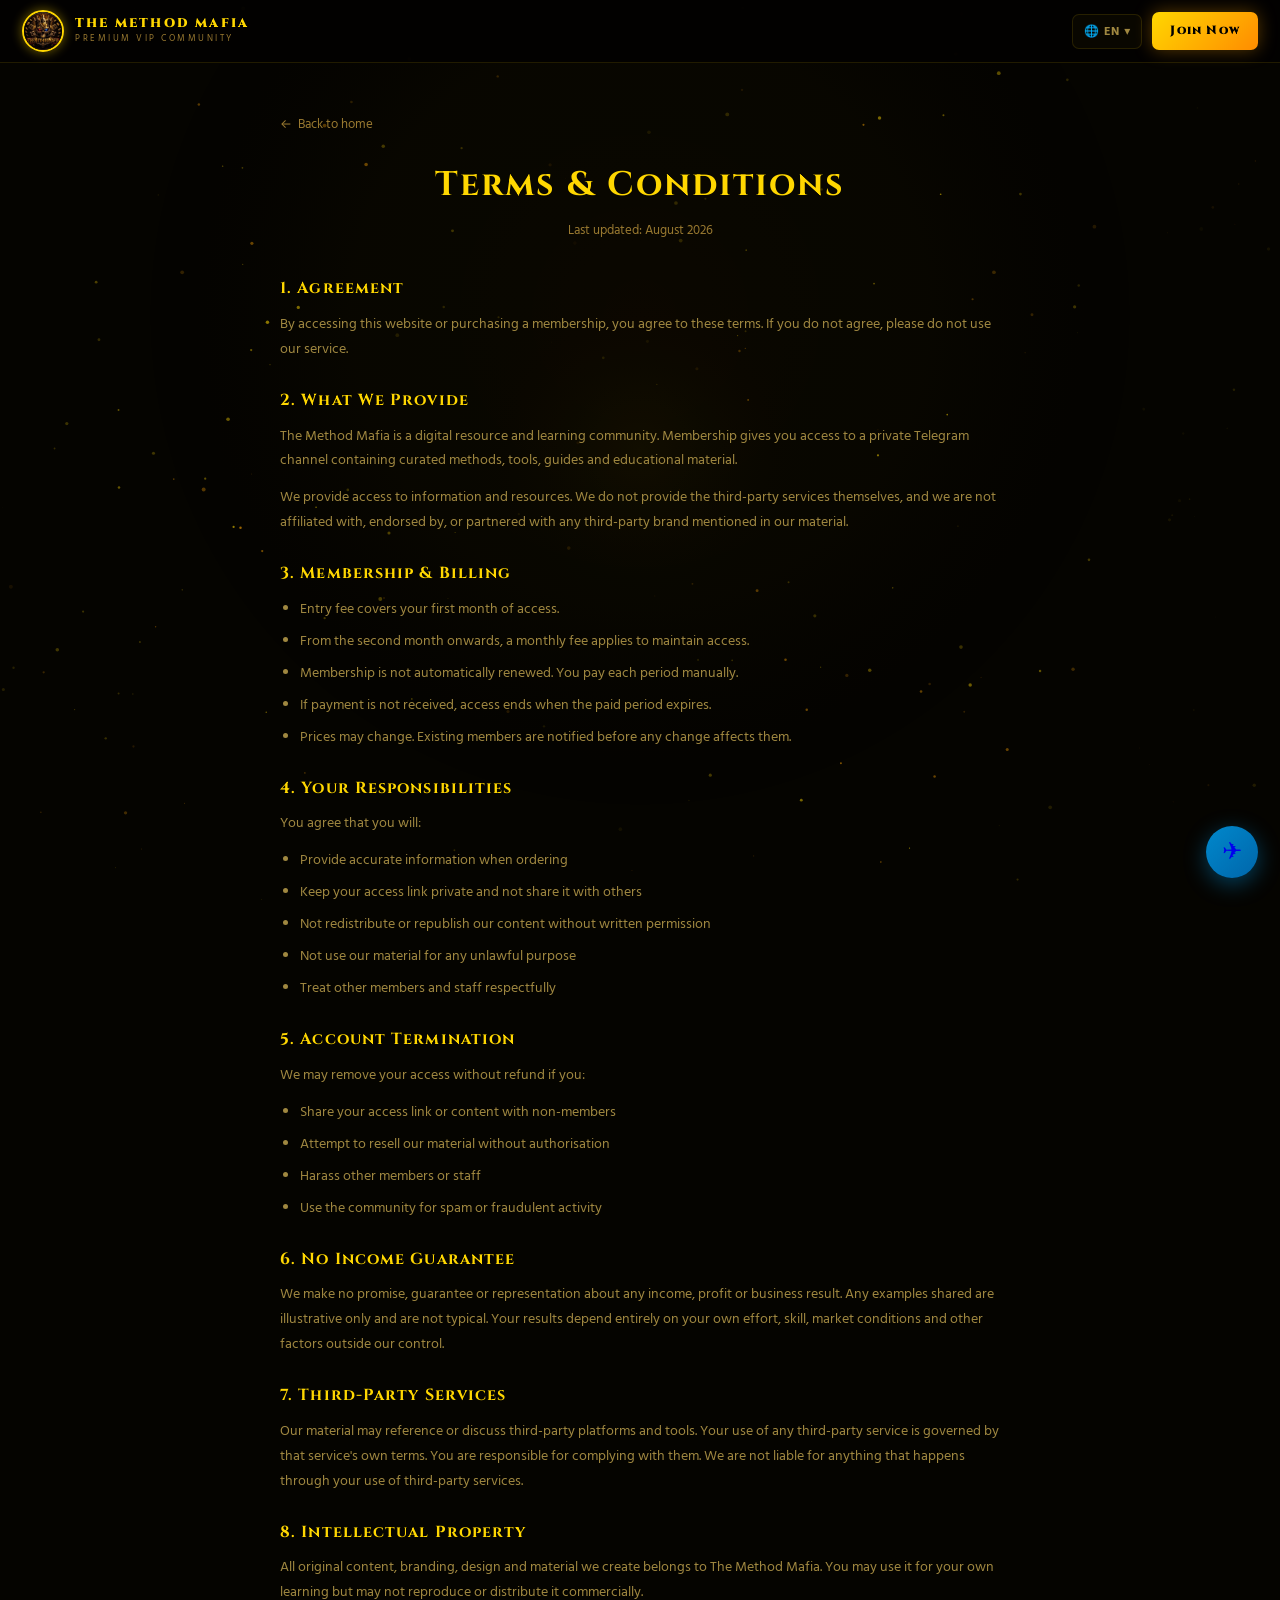
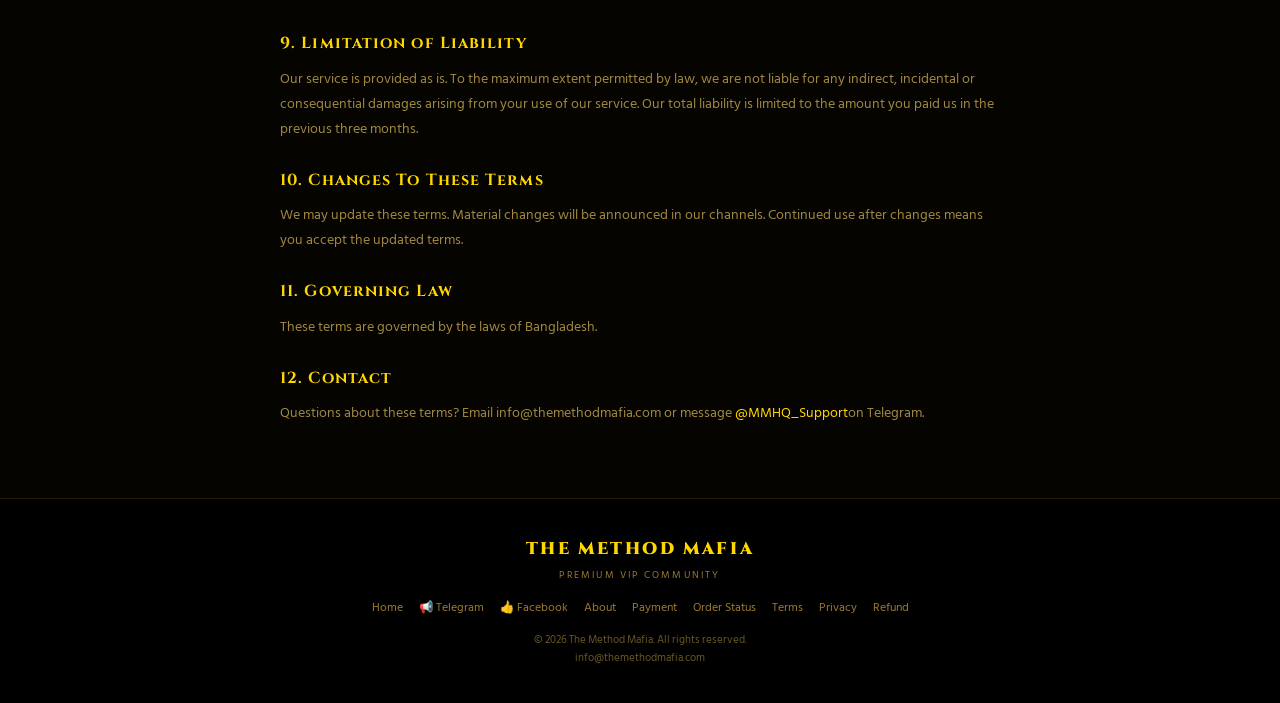
<file: terms.html>
<!DOCTYPE html>
<html lang="en">
<head>
<meta charset="UTF-8">
<meta name="viewport" content="width=device-width,initial-scale=1">
<title>Terms and Conditions — The Method Mafia</title>
<meta name="description" content="Terms and conditions for The Method Mafia membership, digital methods library, and community access.">
<link rel="canonical" href="https://themethodmafia.com/terms">
<link rel="icon" href="images/logo.jpg">
<link href="https://fonts.googleapis.com/css2?family=Cinzel:wght@700;900&family=Hind+Siliguri:wght@400;600;700&family=Inter:wght@700;900&display=swap" rel="stylesheet">
<link rel="stylesheet" href="css/style.css">
<script src="config.js"></script>
<script src="js/tracking-lib.js"></script>
<script src="js/pixels.js"></script>
<script>try{var L=localStorage.getItem('mm_lang');if(L)document.documentElement.lang=L;}catch(e){}</script>
<!-- Google Analytics — B1 -->
<script>
(function(GA_ID){
  var s=document.createElement('script');s.async=true;
  s.src='https://www.googletagmanager.com/gtag/js?id='+GA_ID;
  document.head.appendChild(s);
  window.dataLayer=window.dataLayer||[];
  function gtag(){dataLayer.push(arguments)}
  window.gtag=gtag;
  gtag('js',new Date());gtag('config',GA_ID);
})(CONFIG.GA_ID);
</script>
</head>
<body>
<canvas id="bg-canvas"></canvas>

<header>
  <div class="hdr-left">
    <a href="index.html" style="display:flex;align-items:center;gap:11px">
      <div class="hdr-logo"><img src="images/logo.jpg" alt="The Method Mafia" loading="lazy"></div>
      <div>
        <div class="hdr-name">THE METHOD MAFIA</div>
        <div class="hdr-sub" data-t="footerTag">Premium VIP Community</div>
      </div>
    </a>
  </div>
  <div class="hdr-right">
    <div class="lang-wrap">
      <button class="lang-btn" onclick="toggleLangMenu()">🌐 <span id="langLabel">EN</span> ▾</button>
      <div class="lang-menu" id="langMenu">
        <button class="lang-item" data-lang="en" onclick="setLang('en')">English</button>
        <button class="lang-item" data-lang="bn" onclick="setLang('bn')">বাংলা</button>
        <button class="lang-item" data-lang="hi" onclick="setLang('hi')">हिन्दी</button>
      </div>
    </div>
    <a href="index.html#order" class="btn-gold" data-t="navJoin">Join Now</a>
  </div>
</header>

<div class="page-wrap">
<a href="index.html" class="back-link">← <span data-p="back">Back to home</span></a>
<h1 class="page-title" data-p="tmTitle">Terms &amp; Conditions</h1>
<p class="page-sub" data-p="tmSub"></p>
<div class="page-body">

<h3 data-p="tmH1"></h3><p data-p="tmP1"></p>
<h3 data-p="tmH2"></h3><p data-p="tmP2"></p><p data-p="tmP2b"></p>
<h3 data-p="tmH3"></h3>
<ul><li data-p="tmB1"></li><li data-p="tmB2"></li><li data-p="tmB3"></li><li data-p="tmB4"></li><li data-p="tmB5"></li></ul>
<h3 data-p="tmH4"></h3><p data-p="tmP4"></p>
<ul><li data-p="tmC1"></li><li data-p="tmC2"></li><li data-p="tmC3"></li><li data-p="tmC4"></li><li data-p="tmC5"></li></ul>
<h3 data-p="tmH5"></h3><p data-p="tmP5"></p>
<ul><li data-p="tmD1"></li><li data-p="tmD2"></li><li data-p="tmD3"></li><li data-p="tmD4"></li></ul>
<h3 data-p="tmH6"></h3><p data-p="tmP6"></p>
<h3 data-p="tmH7"></h3><p data-p="tmP7"></p>
<h3 data-p="tmH8"></h3><p data-p="tmP8"></p>
<h3 data-p="tmH9"></h3><p data-p="tmP9"></p>
<h3 data-p="tmH10"></h3><p data-p="tmP10"></p>
<h3 data-p="tmH11"></h3><p data-p="tmP11"></p>
<h3 data-p="tmH12"></h3>
<p><span data-p="tmP12"></span> <span data-cfg="EMAIL"></span>
   <span data-p="tmP12b"></span>
   <a data-href="SUPPORT" target="_blank" style="color:var(--gold)" data-cfg="SUPPORT_HANDLE"></a><span data-p="tmP12c"></span></p>
</div>
</div>

<footer>
  <div class="ft-name">THE METHOD MAFIA</div>
  <div class="ft-tag" data-t="footerTag">Premium VIP Community</div>
  <div class="ft-links">
    <a href="index.html">Home</a>
    <a data-href="PUBLIC_CHANNEL" target="_blank" rel="noopener">📢 Telegram</a>
    <a data-href="FACEBOOK_PAGE" target="_blank" rel="noopener">👍 Facebook</a>
    <a href="about.html" data-t="ftAbout">About</a>
    <a href="payment.html" data-t="ftPayment">Payment</a>
    <a href="order-status.html" data-t="ftOrder">Order Status</a>
    <a href="terms.html" data-t="ftTerms">Terms</a>
    <a href="privacy.html" data-t="ftPrivacy">Privacy</a>
    <a href="refund.html" data-t="ftRefund">Refund</a>
  </div>
  <div class="ft-copy">
    © 2026 The Method Mafia. <span data-t="ftRights">All rights reserved.</span><br>
    <span data-cfg="EMAIL">info@themethodmafia.com</span>
  </div>
</footer>

<a class="float-tg" data-href="SUPPORT" target="_blank" rel="noopener" title="Telegram">✈️</a>
<div class="toast" id="toast"></div>

<script src="js/translations.js"></script>
<script src="js/pages.js"></script>
<script src="js/main.js"></script>
</body>
</html>
</file>
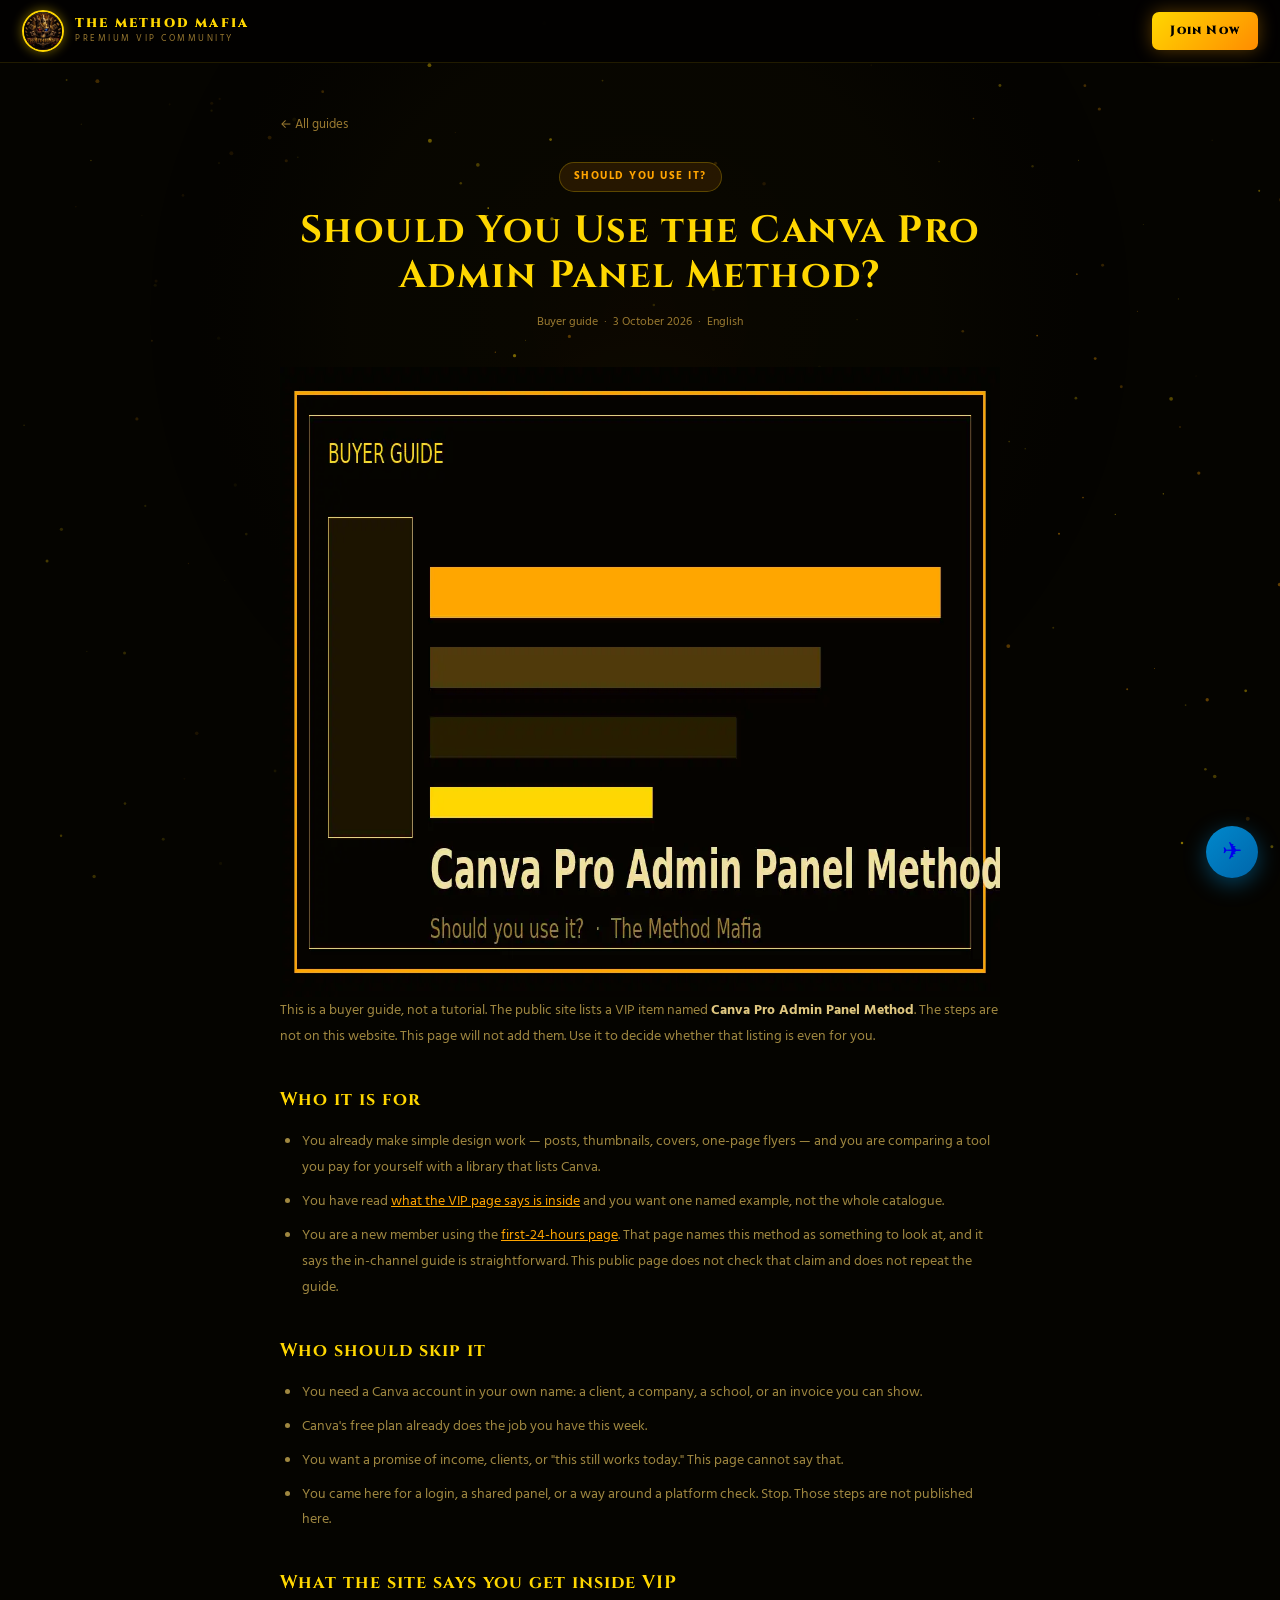
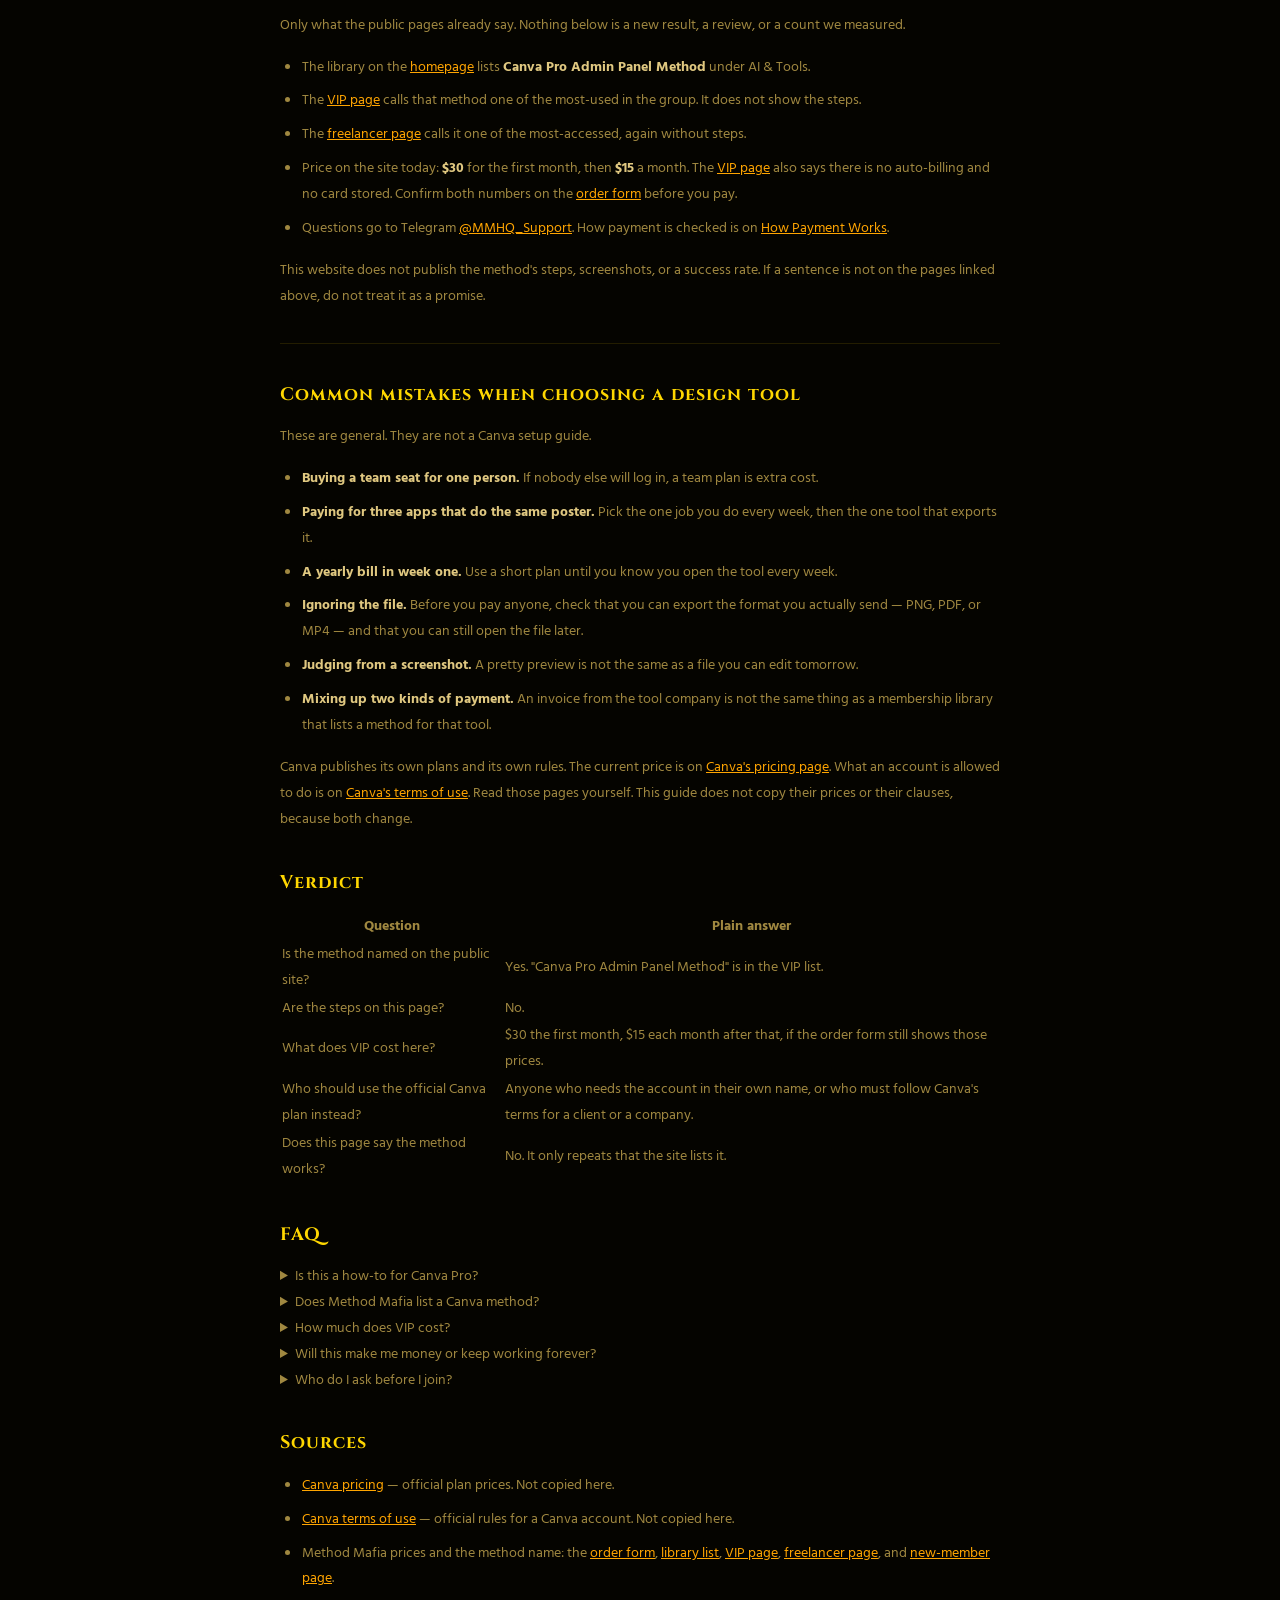
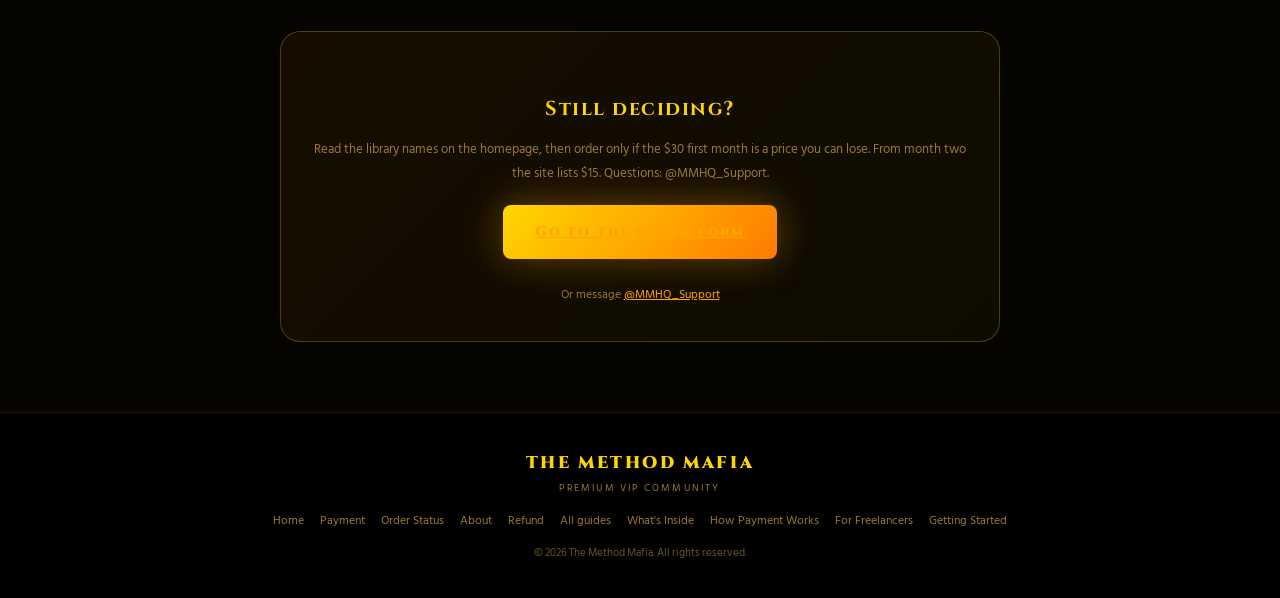
<file: blog/canva-pro-method.html>
<!DOCTYPE html>
<html lang="en">
<head>
<meta charset="UTF-8">
<meta name="viewport" content="width=device-width,initial-scale=1">
<title>Should You Use the Canva Pro Admin Panel Method? | Method Mafia</title>
<meta name="description" content="A plain buyer guide: who the Canva Pro Admin Panel Method is for, who should skip it, and what Method Mafia VIP actually lists. Entry is $30.">
<link rel="canonical" href="https://themethodmafia.com/blog/canva-pro-method.html">
<meta property="og:site_name" content="The Method Mafia">
<meta property="og:type" content="article">
<meta property="og:title" content="Should You Use the Canva Pro Admin Panel Method?">
<meta property="og:description" content="Who it is for, who should skip it, and what the public site says is inside VIP. No steps. Entry is $30.">
<meta property="og:url" content="https://themethodmafia.com/blog/canva-pro-method.html">
<meta property="og:image" content="https://themethodmafia.com/images/blog-canva-pro.webp">
<meta property="og:image:width" content="1200">
<meta property="og:image:height" content="630">
<meta property="og:image:alt" content="Buyer guide cover for the Canva Pro Admin Panel Method">
<meta name="twitter:card" content="summary_large_image">
<meta name="twitter:title" content="Should You Use the Canva Pro Admin Panel Method?">
<meta name="twitter:description" content="Who it is for, who should skip it, and what the public site says is inside VIP. No steps. Entry is $30.">
<meta name="twitter:image" content="https://themethodmafia.com/images/blog-canva-pro.webp">
<link rel="icon" href="../images/logo.jpg">
<link href="https://fonts.googleapis.com/css2?family=Cinzel:wght@700;900&family=Hind+Siliguri:wght@400;600;700&family=Inter:wght@700;900&display=swap" rel="stylesheet">
<link rel="stylesheet" href="../css/style.css">
<script src="../config.js"></script>
<script src="../js/tracking-lib.js"></script>
<script src="../js/pixels.js"></script>
<script>
(function(GA_ID){
  var s=document.createElement('script');s.async=true;
  s.src='https://www.googletagmanager.com/gtag/js?id='+GA_ID;
  document.head.appendChild(s);
  window.dataLayer=window.dataLayer||[];
  function gtag(){dataLayer.push(arguments)}
  window.gtag=gtag;
  gtag('js',new Date());gtag('config',GA_ID);
})(CONFIG.GA_ID);
</script>
<script type="application/ld+json">
{
  "@context":"https://schema.org",
  "@graph":[
    {
      "@type":"Article",
      "headline":"Should You Use the Canva Pro Admin Panel Method?",
      "description":"A buyer guide to who the Canva Pro Admin Panel Method is for, who should skip it, and what Method Mafia VIP actually lists.",
      "url":"https://themethodmafia.com/blog/canva-pro-method.html",
      "mainEntityOfPage":"https://themethodmafia.com/blog/canva-pro-method.html",
      "image":"https://themethodmafia.com/images/blog-canva-pro.webp",
      "datePublished":"2026-10-03",
      "dateModified":"2026-10-03",
      "inLanguage":"en",
      "author":{"@type":"Organization","name":"The Method Mafia","url":"https://themethodmafia.com"},
      "publisher":{"@type":"Organization","name":"The Method Mafia","logo":{"@type":"ImageObject","url":"https://themethodmafia.com/images/logo.jpg"}}
    },
    {
      "@type":"FAQPage",
      "mainEntity":[
        {
          "@type":"Question",
          "name":"Is this a how-to for Canva Pro?",
          "acceptedAnswer":{"@type":"Answer","text":"No. This page does not include steps, logins, or workarounds."}
        },
        {
          "@type":"Question",
          "name":"Does Method Mafia list a Canva method?",
          "acceptedAnswer":{"@type":"Answer","text":"Yes. The public site lists Canva Pro Admin Panel Method in the VIP library. The steps stay inside the private channel. This page does not copy them."}
        },
        {
          "@type":"Question",
          "name":"How much does VIP cost?",
          "acceptedAnswer":{"@type":"Answer","text":"The site's price is $30 for the first month and $15 each month after that. Check the order form before you pay, in case the price changes."}
        },
        {
          "@type":"Question",
          "name":"Will this make me money or keep working forever?",
          "acceptedAnswer":{"@type":"Answer","text":"The site says these are methods and tools, not a guaranteed income. This page does not promise that the Canva method works, or for how long."}
        },
        {
          "@type":"Question",
          "name":"Who do I ask before I join?",
          "acceptedAnswer":{"@type":"Answer","text":"Message @MMHQ_Support on Telegram. Payment steps are on the How Payment Works page."}
        }
      ]
    }
  ]
}
</script>
</head>
<body>
<canvas id="bg-canvas" aria-hidden="true"></canvas>

<header>
  <div class="hdr-left">
    <a href="../index.html" style="display:flex;align-items:center;gap:11px">
      <div class="hdr-logo"><img src="../images/logo.jpg" alt="The Method Mafia" width="42" height="42"></div>
      <div>
        <div class="hdr-name">THE METHOD MAFIA</div>
        <div class="hdr-sub">Premium VIP Community</div>
      </div>
    </a>
  </div>
  <div class="hdr-right">
    <a href="../index.html#order" class="btn-gold">Join Now</a>
  </div>
</header>

<div class="blog-wrap">
  <a href="index.html" class="back-link" style="margin-bottom:28px;display:inline-flex">← All guides</a>

  <div class="blog-hero">
    <div class="blog-tag">Should you use it?</div>
    <h1 class="blog-title">Should You Use the Canva Pro Admin Panel Method?</h1>
    <p class="blog-meta">Buyer guide &nbsp;·&nbsp; 3 October 2026 &nbsp;·&nbsp; English</p>
  </div>

  <figure class="blog-figure">
    <img src="../images/blog-canva-pro.webp" width="1200" height="630" alt="Gold and black cover that reads Canva Pro Admin Panel Method, buyer guide" loading="lazy" decoding="async">
  </figure>

  <article class="blog-body">
    <p>
      This is a buyer guide, not a tutorial. The public site lists a VIP item named
      <strong>Canva Pro Admin Panel Method</strong>. The steps are not on this website.
      This page will not add them. Use it to decide whether that listing is even for you.
    </p>

    <h2>Who it is for</h2>
    <ul>
      <li>You already make simple design work — posts, thumbnails, covers, one-page flyers — and you are comparing a tool you pay for yourself with a library that lists Canva.</li>
      <li>You have read <a href="vip-access.html">what the VIP page says is inside</a> and you want one named example, not the whole catalogue.</li>
      <li>You are a new member using the <a href="getting-started.html">first-24-hours page</a>. That page names this method as something to look at, and it says the in-channel guide is straightforward. This public page does not check that claim and does not repeat the guide.</li>
    </ul>

    <h2>Who should skip it</h2>
    <ul>
      <li>You need a Canva account in your own name: a client, a company, a school, or an invoice you can show.</li>
      <li>Canva's free plan already does the job you have this week.</li>
      <li>You want a promise of income, clients, or "this still works today." This page cannot say that.</li>
      <li>You came here for a login, a shared panel, or a way around a platform check. Stop. Those steps are not published here.</li>
    </ul>

    <h2>What the site says you get inside VIP</h2>
    <p>Only what the public pages already say. Nothing below is a new result, a review, or a count we measured.</p>
    <ul>
      <li>The library on the <a href="../index.html#pricing">homepage</a> lists <strong>Canva Pro Admin Panel Method</strong> under AI &amp; Tools.</li>
      <li>The <a href="vip-access.html">VIP page</a> calls that method one of the most-used in the group. It does not show the steps.</li>
      <li>The <a href="freelancer-tools.html">freelancer page</a> calls it one of the most-accessed, again without steps.</li>
      <li>Price on the site today: <strong>$30</strong> for the first month, then <strong>$15</strong> a month. The <a href="vip-access.html">VIP page</a> also says there is no auto-billing and no card stored. Confirm both numbers on the <a href="../index.html#order">order form</a> before you pay.</li>
      <li>Questions go to Telegram <a href="https://t.me/MMHQ_Support" target="_blank" rel="noopener">@MMHQ_Support</a>. How payment is checked is on <a href="how-payment-works.html">How Payment Works</a>.</li>
    </ul>
    <p>
      This website does not publish the method's steps, screenshots, or a success rate.
      If a sentence is not on the pages linked above, do not treat it as a promise.
    </p>

    <hr class="blog-divider">

    <h2>Common mistakes when choosing a design tool</h2>
    <p>These are general. They are not a Canva setup guide.</p>
    <ul>
      <li><strong>Buying a team seat for one person.</strong> If nobody else will log in, a team plan is extra cost.</li>
      <li><strong>Paying for three apps that do the same poster.</strong> Pick the one job you do every week, then the one tool that exports it.</li>
      <li><strong>A yearly bill in week one.</strong> Use a short plan until you know you open the tool every week.</li>
      <li><strong>Ignoring the file.</strong> Before you pay anyone, check that you can export the format you actually send — PNG, PDF, or MP4 — and that you can still open the file later.</li>
      <li><strong>Judging from a screenshot.</strong> A pretty preview is not the same as a file you can edit tomorrow.</li>
      <li><strong>Mixing up two kinds of payment.</strong> An invoice from the tool company is not the same thing as a membership library that lists a method for that tool.</li>
    </ul>
    <p>
      Canva publishes its own plans and its own rules. The current price is on
      <a href="https://www.canva.com/pricing/" target="_blank" rel="noopener">Canva's pricing page</a>.
      What an account is allowed to do is on
      <a href="https://www.canva.com/policies/terms-of-use/" target="_blank" rel="noopener">Canva's terms of use</a>.
      Read those pages yourself. This guide does not copy their prices or their clauses, because both change.
    </p>

    <h2>Verdict</h2>
    <table class="blog-table">
      <thead>
        <tr><th>Question</th><th>Plain answer</th></tr>
      </thead>
      <tbody>
        <tr>
          <td>Is the method named on the public site?</td>
          <td>Yes. "Canva Pro Admin Panel Method" is in the VIP list.</td>
        </tr>
        <tr>
          <td>Are the steps on this page?</td>
          <td>No.</td>
        </tr>
        <tr>
          <td>What does VIP cost here?</td>
          <td>$30 the first month, $15 each month after that, if the order form still shows those prices.</td>
        </tr>
        <tr>
          <td>Who should use the official Canva plan instead?</td>
          <td>Anyone who needs the account in their own name, or who must follow Canva's terms for a client or a company.</td>
        </tr>
        <tr>
          <td>Does this page say the method works?</td>
          <td>No. It only repeats that the site lists it.</td>
        </tr>
      </tbody>
    </table>

    <h2>FAQ</h2>
    <div class="blog-faq">
      <details>
        <summary>Is this a how-to for Canva Pro?</summary>
        <p>No. This page does not include steps, logins, or workarounds.</p>
      </details>
      <details>
        <summary>Does Method Mafia list a Canva method?</summary>
        <p>Yes. The public site lists Canva Pro Admin Panel Method in the VIP library. The steps stay inside the private channel. This page does not copy them.</p>
      </details>
      <details>
        <summary>How much does VIP cost?</summary>
        <p>The site's price is $30 for the first month and $15 each month after that. Check the order form before you pay, in case the price changes.</p>
      </details>
      <details>
        <summary>Will this make me money or keep working forever?</summary>
        <p>The site says these are methods and tools, not a guaranteed income. This page does not promise that the Canva method works, or for how long.</p>
      </details>
      <details>
        <summary>Who do I ask before I join?</summary>
        <p>Message @MMHQ_Support on Telegram. Payment steps are on the How Payment Works page.</p>
      </details>
    </div>

    <h2>Sources</h2>
    <ul class="blog-sources">
      <li><a href="https://www.canva.com/pricing/" target="_blank" rel="noopener">Canva pricing</a> — official plan prices. Not copied here.</li>
      <li><a href="https://www.canva.com/policies/terms-of-use/" target="_blank" rel="noopener">Canva terms of use</a> — official rules for a Canva account. Not copied here.</li>
      <li>Method Mafia prices and the method name: the <a href="../index.html#order">order form</a>, <a href="../index.html#pricing">library list</a>, <a href="vip-access.html">VIP page</a>, <a href="freelancer-tools.html">freelancer page</a>, and <a href="getting-started.html">new-member page</a>.</li>
    </ul>

    <div class="blog-cta-box">
      <h3>Still deciding?</h3>
      <p>
        Read the library names on the homepage, then order only if the $30 first month is a price you can lose.
        From month two the site lists $15. Questions: @MMHQ_Support.
      </p>
      <a href="../index.html#order" class="cta-lg" style="font-size:14px;padding:14px 32px">Go to the order form</a>
      <div style="margin-top:14px;font-size:12px;color:var(--gold-dim)">
        Or message <a href="https://t.me/MMHQ_Support" target="_blank" rel="noopener" style="color:var(--gold-2)">@MMHQ_Support</a>
      </div>
    </div>
  </article>
</div>

<footer>
  <div class="ft-name">THE METHOD MAFIA</div>
  <div class="ft-tag">Premium VIP Community</div>
  <div class="ft-links">
    <a href="../index.html">Home</a>
    <a href="../payment.html">Payment</a>
    <a href="../order-status.html">Order Status</a>
    <a href="../about.html">About</a>
    <a href="../refund.html">Refund</a>
    <a href="index.html">All guides</a>
    <a href="vip-access.html">What's Inside</a>
    <a href="how-payment-works.html">How Payment Works</a>
    <a href="freelancer-tools.html">For Freelancers</a>
    <a href="getting-started.html">Getting Started</a>
  </div>
  <div class="ft-copy">© 2026 The Method Mafia. All rights reserved.</div>
</footer>

<a class="float-tg" href="https://t.me/MMHQ_Support" target="_blank" rel="noopener" title="Telegram Support">✈️</a>
<script src="../js/translations.js"></script>
<script src="../js/pages.js"></script>
<script src="../js/main.js"></script>
</body>
</html>
</file>
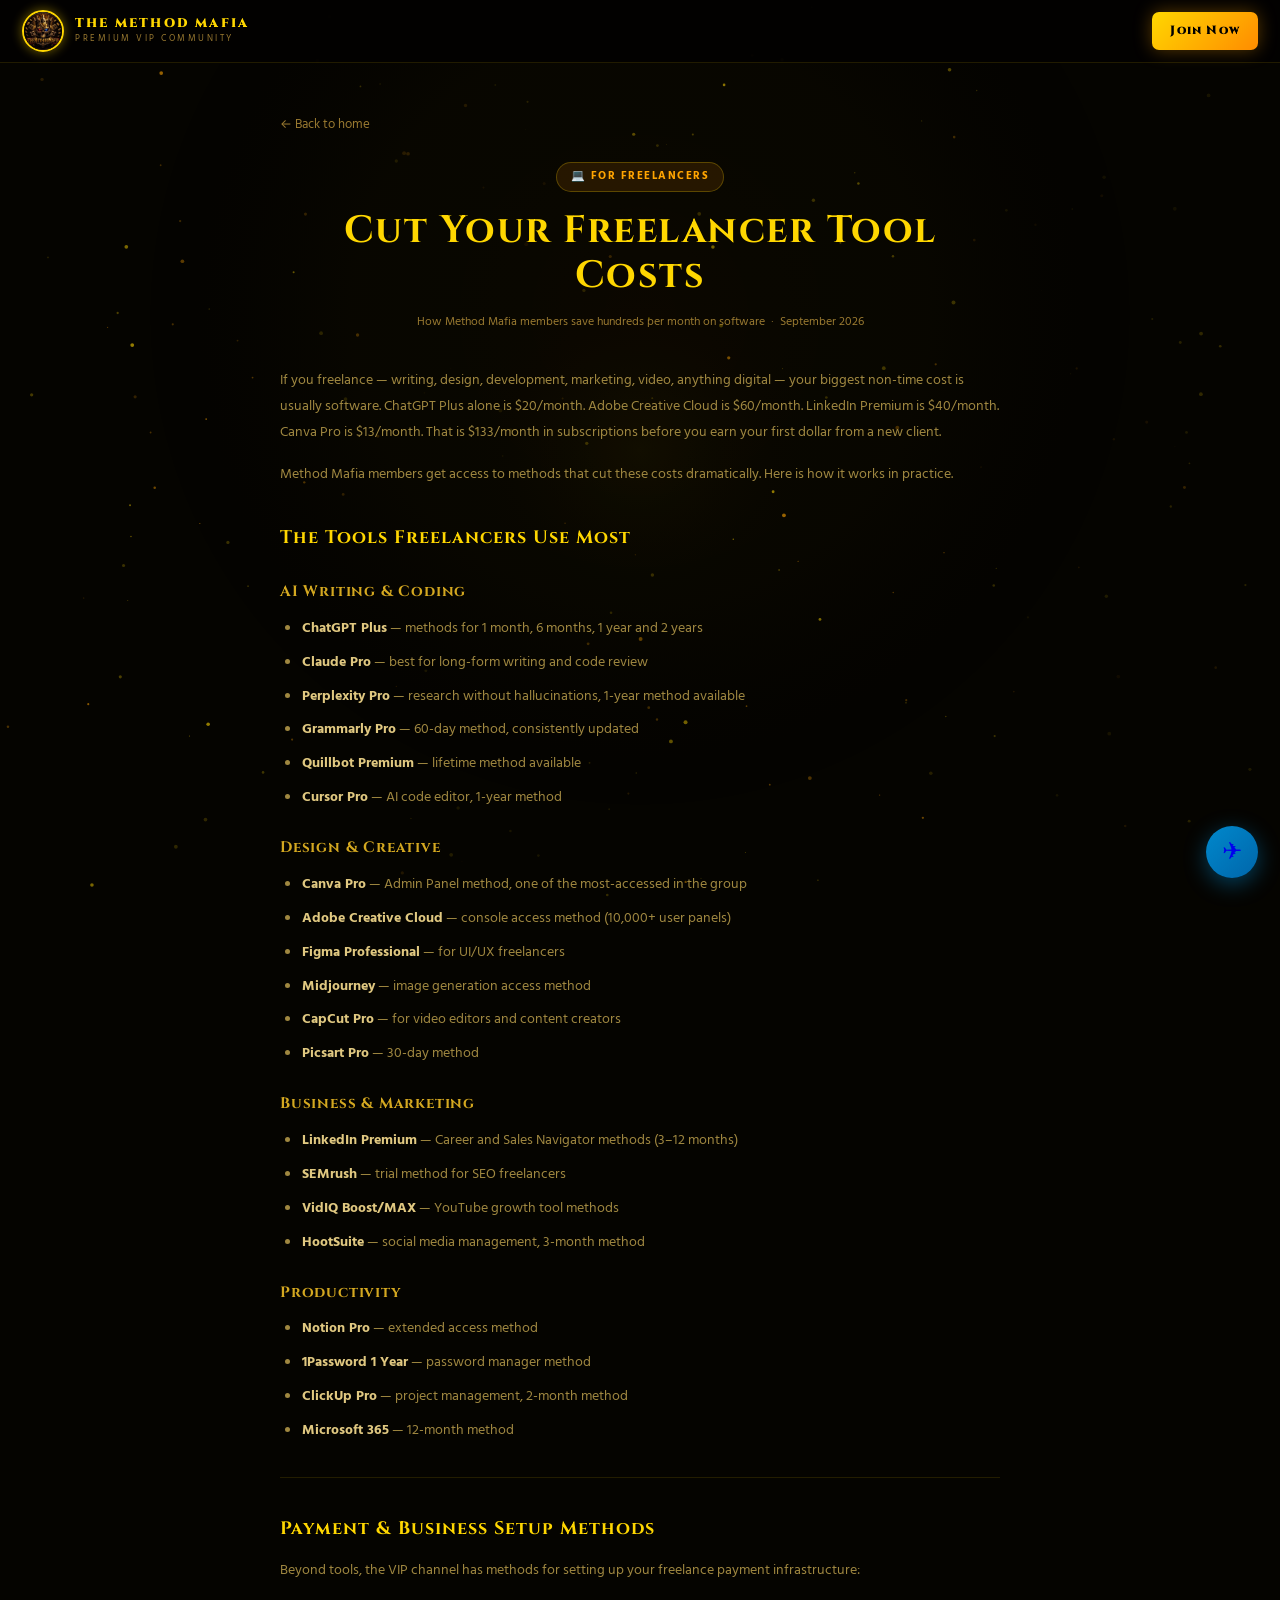
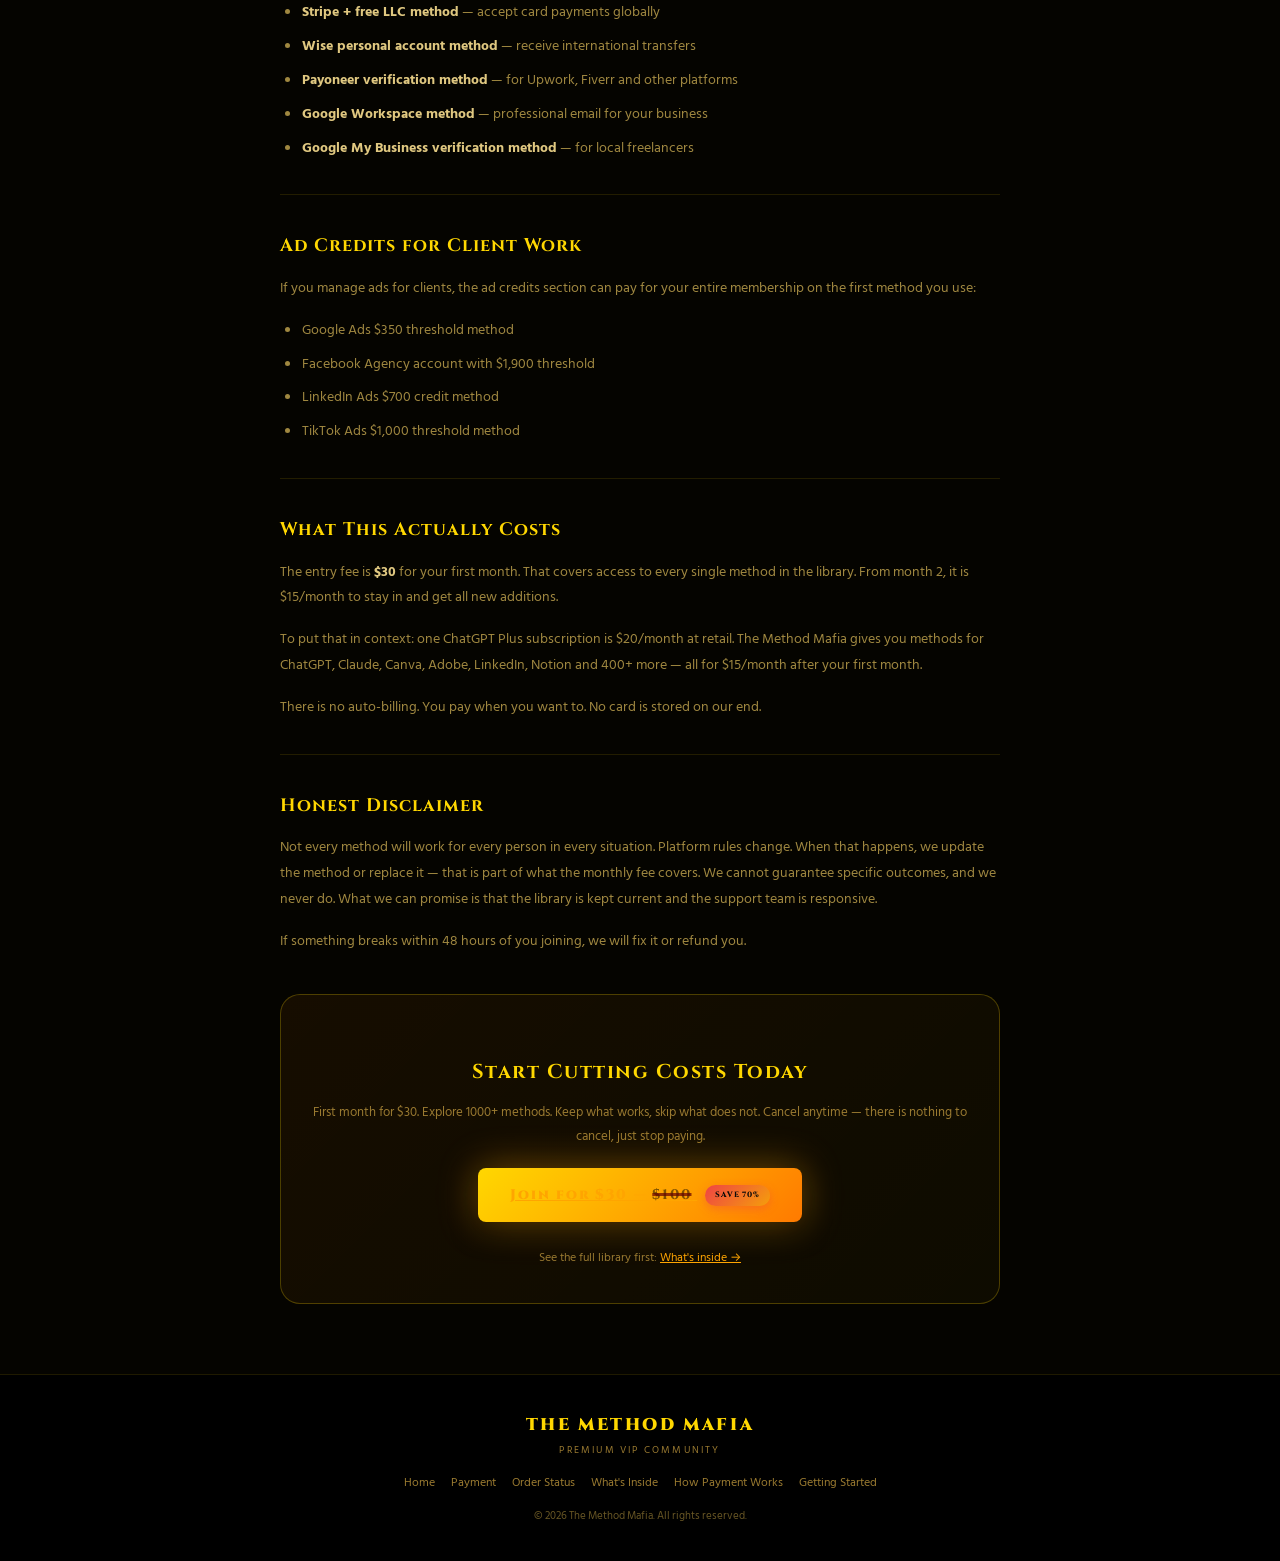
<file: blog/freelancer-tools.html>
<!DOCTYPE html>
<html lang="en">
<head>
<meta charset="UTF-8">
<meta name="viewport" content="width=device-width,initial-scale=1">
<title>Cut Your Freelancer Tool Costs — Method Mafia for Freelancers</title>
<meta name="description" content="How freelancers use Method Mafia to access ChatGPT, Canva Pro, Adobe CC, LinkedIn Premium and 40+ other tools at a fraction of the retail price. Get 1000+ methods for $30.">
<link rel="canonical" href="https://themethodmafia.com/blog/freelancer-tools">
<meta property="og:title" content="Cut Your Freelancer Tool Costs — Method Mafia">
<meta property="og:description" content="Freelancers: access ChatGPT, Canva Pro, Adobe CC, LinkedIn Premium and 40+ other tools without the monthly subscription cost. Start for $30.">
<meta property="og:image" content="https://themethodmafia.com/images/banner.jpg">
<meta property="og:url" content="https://themethodmafia.com/blog/freelancer-tools">
<link rel="icon" href="../images/logo.jpg">
<link href="https://fonts.googleapis.com/css2?family=Cinzel:wght@700;900&family=Hind+Siliguri:wght@400;600;700&family=Inter:wght@700;900&display=swap" rel="stylesheet">
<link rel="stylesheet" href="../css/style.css">
<script src="../config.js"></script>
<script src="../js/tracking-lib.js"></script>
<script src="../js/pixels.js"></script>
<!-- Google Analytics — B1 -->
<script>
(function(GA_ID){
  var s=document.createElement('script');s.async=true;
  s.src='https://www.googletagmanager.com/gtag/js?id='+GA_ID;
  document.head.appendChild(s);
  window.dataLayer=window.dataLayer||[];
  function gtag(){dataLayer.push(arguments)}
  window.gtag=gtag;
  gtag('js',new Date());gtag('config',GA_ID);
})(CONFIG.GA_ID);
</script>
</head>
<body>
<canvas id="bg-canvas"></canvas>

<header>
  <div class="hdr-left">
    <a href="../index.html" style="display:flex;align-items:center;gap:11px">
      <div class="hdr-logo"><img src="../images/logo.jpg" alt="The Method Mafia" loading="lazy"></div>
      <div>
        <div class="hdr-name">THE METHOD MAFIA</div>
        <div class="hdr-sub">Premium VIP Community</div>
      </div>
    </a>
  </div>
  <div class="hdr-right">
    <a href="../index.html#order" class="btn-gold">Join Now</a>
  </div>
</header>

<div class="blog-wrap">
  <a href="../index.html" class="back-link" style="margin-bottom:28px;display:inline-flex">← Back to home</a>

  <div class="blog-hero">
    <div class="blog-tag">💻 For Freelancers</div>
    <h1 class="blog-title">Cut Your Freelancer Tool Costs</h1>
    <p class="blog-meta">How Method Mafia members save hundreds per month on software &nbsp;·&nbsp; September 2026</p>
  </div>

  <article class="blog-body">
    <p>
      If you freelance — writing, design, development, marketing, video, anything digital —
      your biggest non-time cost is usually software. ChatGPT Plus alone is $20/month.
      Adobe Creative Cloud is $60/month. LinkedIn Premium is $40/month. Canva Pro is $13/month.
      That is $133/month in subscriptions before you earn your first dollar from a new client.
    </p>
    <p>
      Method Mafia members get access to methods that cut these costs dramatically.
      Here is how it works in practice.
    </p>

    <h2>The Tools Freelancers Use Most</h2>

    <h3>AI Writing & Coding</h3>
    <ul>
      <li><strong>ChatGPT Plus</strong> — methods for 1 month, 6 months, 1 year and 2 years</li>
      <li><strong>Claude Pro</strong> — best for long-form writing and code review</li>
      <li><strong>Perplexity Pro</strong> — research without hallucinations, 1-year method available</li>
      <li><strong>Grammarly Pro</strong> — 60-day method, consistently updated</li>
      <li><strong>Quillbot Premium</strong> — lifetime method available</li>
      <li><strong>Cursor Pro</strong> — AI code editor, 1-year method</li>
    </ul>

    <h3>Design & Creative</h3>
    <ul>
      <li><strong>Canva Pro</strong> — Admin Panel method, one of the most-accessed in the group</li>
      <li><strong>Adobe Creative Cloud</strong> — console access method (10,000+ user panels)</li>
      <li><strong>Figma Professional</strong> — for UI/UX freelancers</li>
      <li><strong>Midjourney</strong> — image generation access method</li>
      <li><strong>CapCut Pro</strong> — for video editors and content creators</li>
      <li><strong>Picsart Pro</strong> — 30-day method</li>
    </ul>

    <h3>Business & Marketing</h3>
    <ul>
      <li><strong>LinkedIn Premium</strong> — Career and Sales Navigator methods (3–12 months)</li>
      <li><strong>SEMrush</strong> — trial method for SEO freelancers</li>
      <li><strong>VidIQ Boost/MAX</strong> — YouTube growth tool methods</li>
      <li><strong>HootSuite</strong> — social media management, 3-month method</li>
    </ul>

    <h3>Productivity</h3>
    <ul>
      <li><strong>Notion Pro</strong> — extended access method</li>
      <li><strong>1Password 1 Year</strong> — password manager method</li>
      <li><strong>ClickUp Pro</strong> — project management, 2-month method</li>
      <li><strong>Microsoft 365</strong> — 12-month method</li>
    </ul>

    <hr class="blog-divider">

    <h2>Payment & Business Setup Methods</h2>
    <p>
      Beyond tools, the VIP channel has methods for setting up your freelance payment infrastructure:
    </p>
    <ul>
      <li><strong>Stripe + free LLC method</strong> — accept card payments globally</li>
      <li><strong>Wise personal account method</strong> — receive international transfers</li>
      <li><strong>Payoneer verification method</strong> — for Upwork, Fiverr and other platforms</li>
      <li><strong>Google Workspace method</strong> — professional email for your business</li>
      <li><strong>Google My Business verification method</strong> — for local freelancers</li>
    </ul>

    <hr class="blog-divider">

    <h2>Ad Credits for Client Work</h2>
    <p>
      If you manage ads for clients, the ad credits section can pay for your entire membership
      on the first method you use:
    </p>
    <ul>
      <li>Google Ads $350 threshold method</li>
      <li>Facebook Agency account with $1,900 threshold</li>
      <li>LinkedIn Ads $700 credit method</li>
      <li>TikTok Ads $1,000 threshold method</li>
    </ul>

    <hr class="blog-divider">

    <h2>What This Actually Costs</h2>
    <p>
      The entry fee is <strong>$30</strong> for your first month. That covers access to every
      single method in the library. From month 2, it is $15/month to stay in and get all
      new additions.
    </p>
    <p>
      To put that in context: one ChatGPT Plus subscription is $20/month at retail.
      The Method Mafia gives you methods for ChatGPT, Claude, Canva, Adobe, LinkedIn,
      Notion and 400+ more — all for $15/month after your first month.
    </p>
    <p>
      There is no auto-billing. You pay when you want to. No card is stored on our end.
    </p>

    <hr class="blog-divider">

    <h2>Honest Disclaimer</h2>
    <p>
      Not every method will work for every person in every situation. Platform rules change.
      When that happens, we update the method or replace it — that is part of what the
      monthly fee covers. We cannot guarantee specific outcomes, and we never do. What we
      can promise is that the library is kept current and the support team is responsive.
    </p>
    <p>
      If something breaks within 48 hours of you joining, we will fix it or refund you.
    </p>

    <div class="blog-cta-box">
      <h3>Start Cutting Costs Today</h3>
      <p>
        First month for $30. Explore 1000+ methods. Keep what works, skip what does not.
        Cancel anytime — there is nothing to cancel, just stop paying.
      </p>
      <a href="../index.html#order" class="cta-lg" style="font-size:14px;padding:14px 32px">
        Join for $30 — <s style="color:rgba(0,0,0,.5);text-decoration-color:rgba(100,0,0,.7);text-decoration-thickness:3px;font-weight:800">$100</s> <span class="price-save">SAVE 70%</span>
      </a>
      <div style="margin-top:14px;font-size:12px;color:var(--gold-dim)">
        See the full library first: <a href="../index.html#pricing" style="color:var(--gold-2)">What's inside →</a>
      </div>
    </div>
  </article>
</div>

<footer>
  <div class="ft-name">THE METHOD MAFIA</div>
  <div class="ft-tag">Premium VIP Community</div>
  <div class="ft-links">
    <a href="../index.html">Home</a>
    <a href="../payment.html">Payment</a>
    <a href="../order-status.html">Order Status</a>
    <a href="vip-access.html">What's Inside</a>
    <a href="how-payment-works.html">How Payment Works</a>
    <a href="getting-started.html">Getting Started</a>
  </div>
  <div class="ft-copy">© 2026 The Method Mafia. All rights reserved.</div>
</footer>

<a class="float-tg" href="https://t.me/MMHQ_Support" target="_blank" rel="noopener" title="Telegram Support">✈️</a>
<script src="../js/translations.js"></script>
<script src="../js/pages.js"></script>
<script src="../js/main.js"></script>
</body>
</html>
</file>
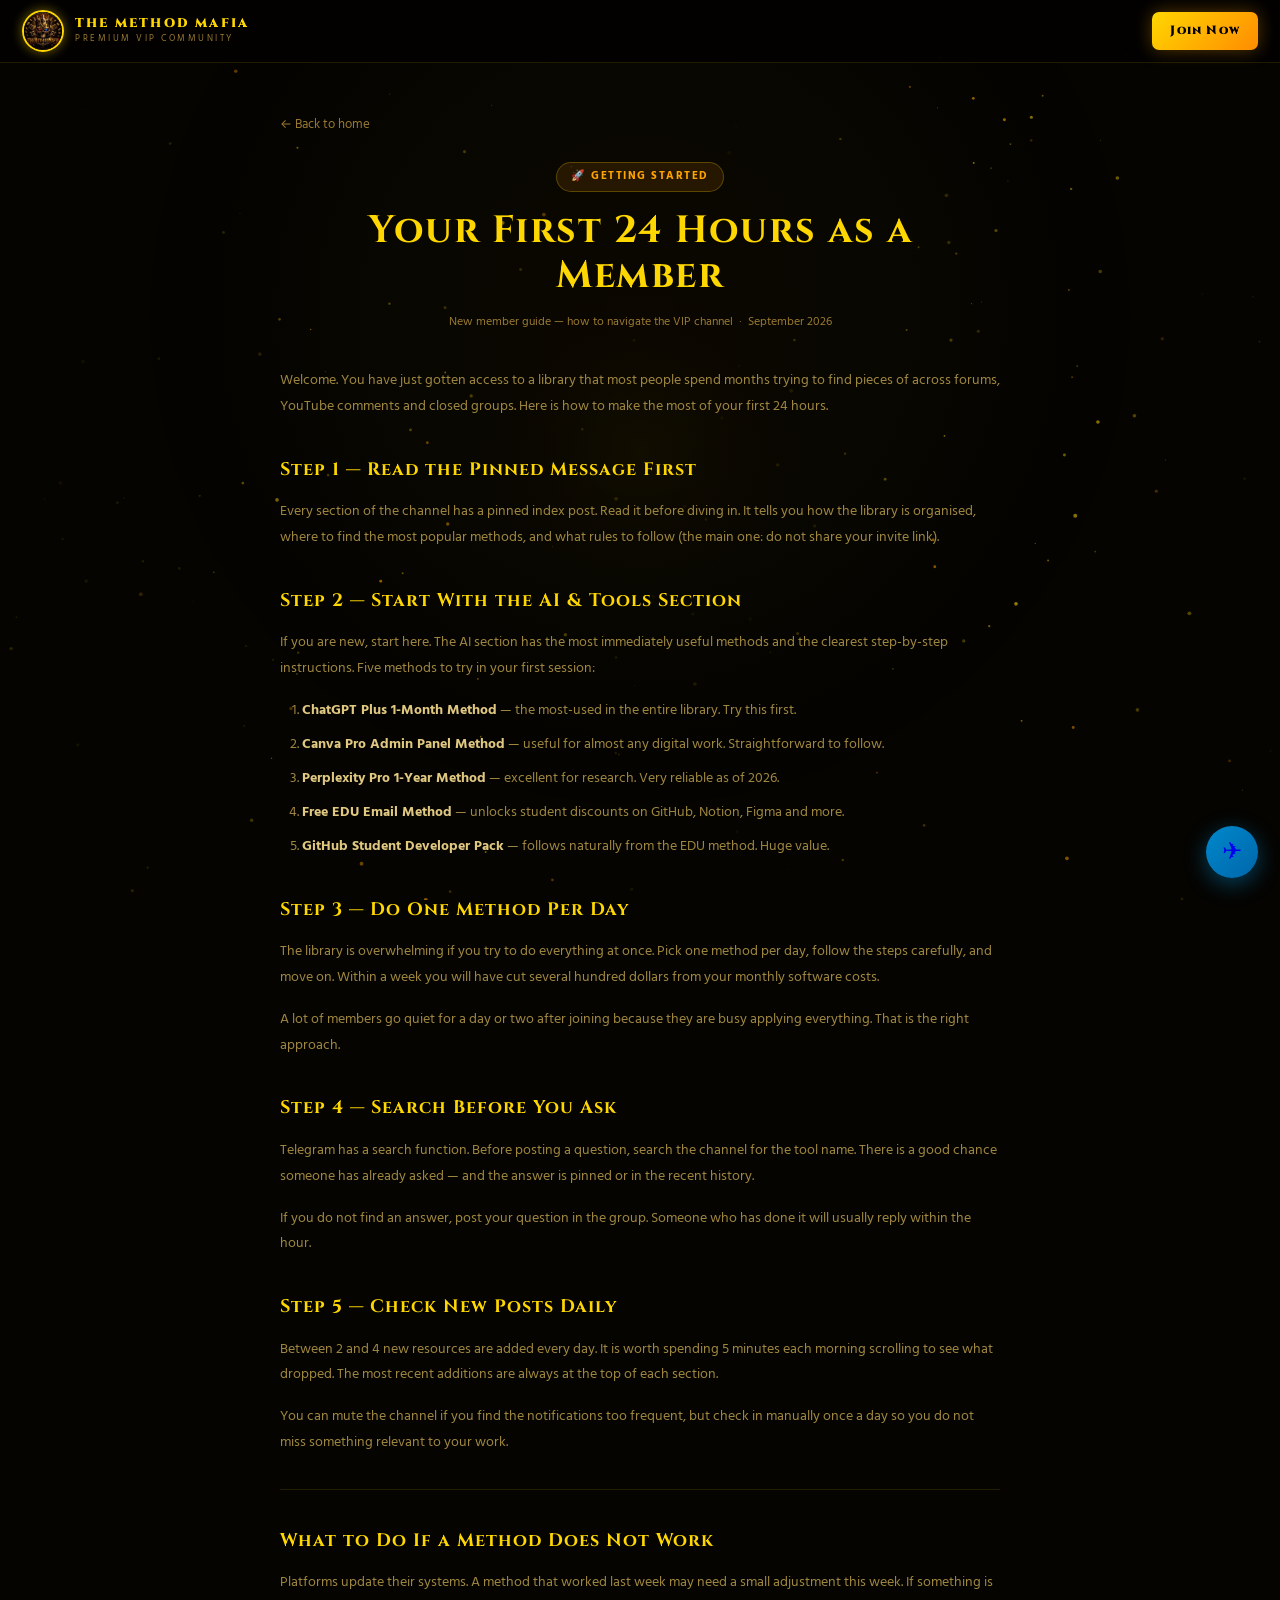
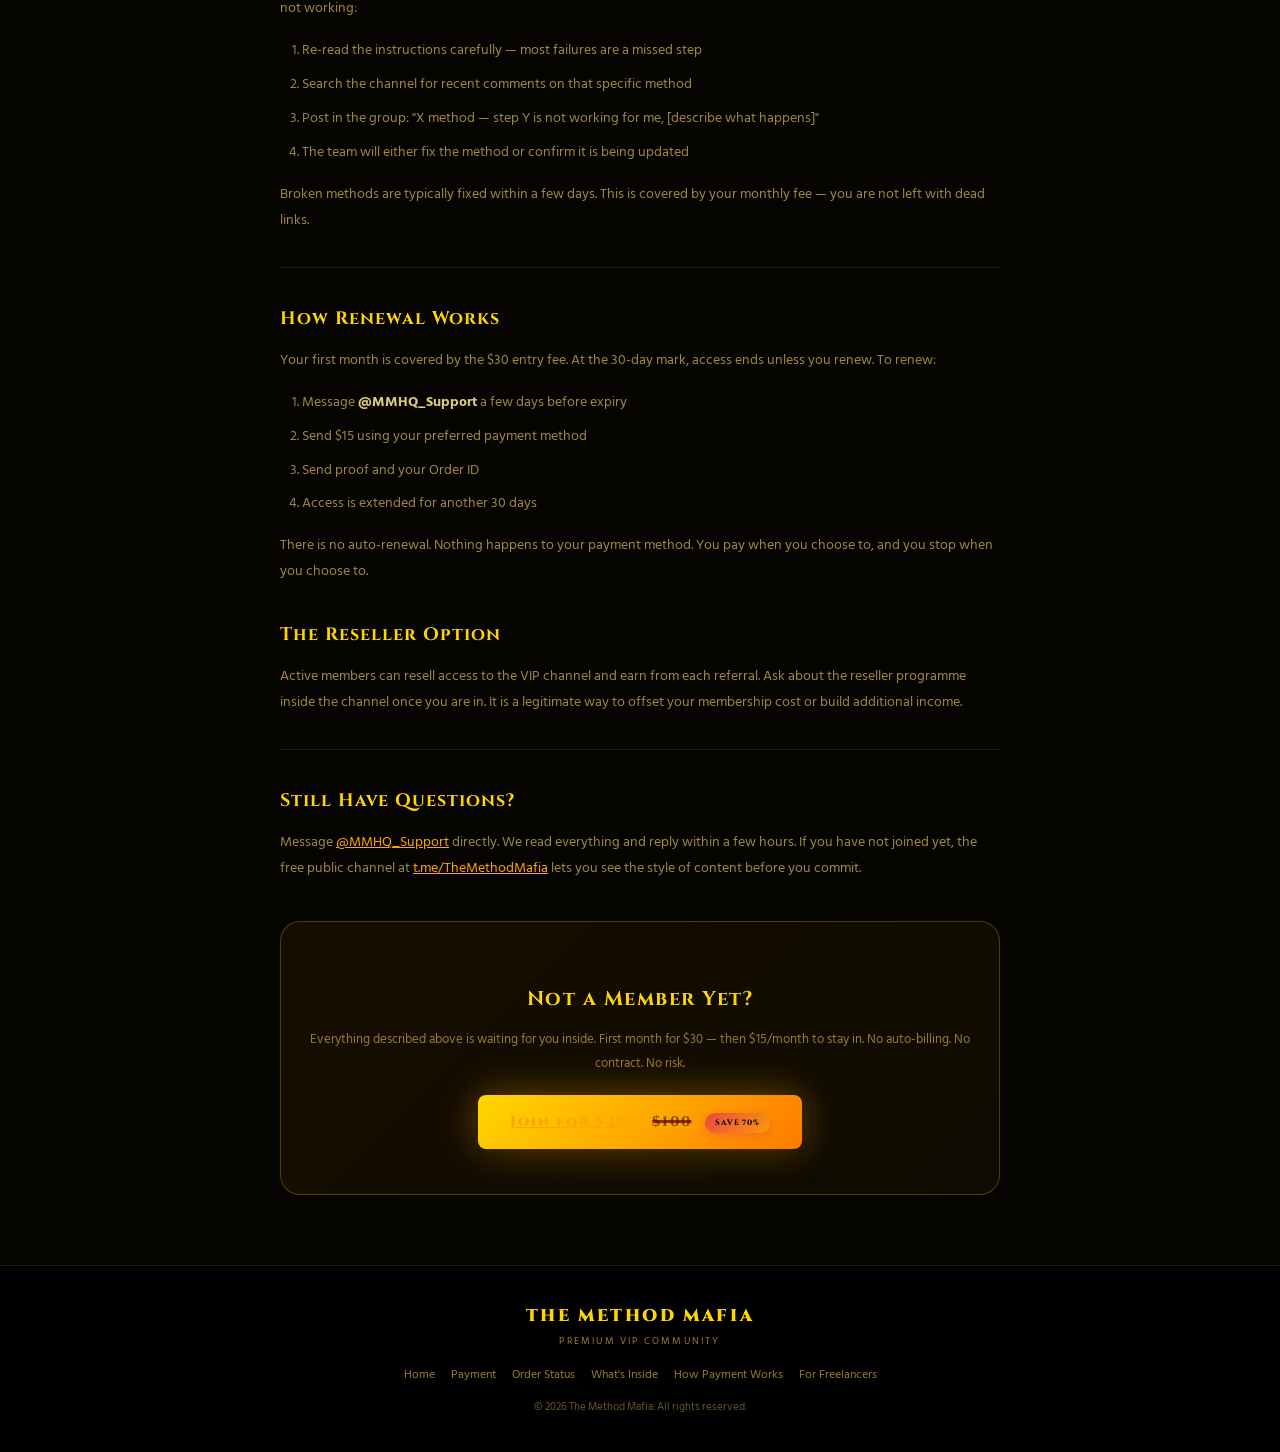
<file: blog/getting-started.html>
<!DOCTYPE html>
<html lang="en">
<head>
<meta charset="UTF-8">
<meta name="viewport" content="width=device-width,initial-scale=1">
<title>New Member Guide — Your First 24 Hours in Method Mafia VIP</title>
<meta name="description" content="Just joined Method Mafia? Here's exactly what to do in your first 24 hours: navigating the library, the top 5 methods to try first, how to get support, and how to renew.">
<link rel="canonical" href="https://themethodmafia.com/blog/getting-started">
<meta property="og:title" content="New Member Guide — Your First 24 Hours in Method Mafia VIP">
<meta property="og:description" content="Just joined Method Mafia? Navigate the library, find the top methods, and make the most of your first month.">
<meta property="og:image" content="https://themethodmafia.com/images/banner.jpg">
<meta property="og:url" content="https://themethodmafia.com/blog/getting-started">
<link rel="icon" href="../images/logo.jpg">
<link href="https://fonts.googleapis.com/css2?family=Cinzel:wght@700;900&family=Hind+Siliguri:wght@400;600;700&family=Inter:wght@700;900&display=swap" rel="stylesheet">
<link rel="stylesheet" href="../css/style.css">
<script src="../config.js"></script>
<script src="../js/tracking-lib.js"></script>
<script src="../js/pixels.js"></script>
<!-- Google Analytics — B1 -->
<script>
(function(GA_ID){
  var s=document.createElement('script');s.async=true;
  s.src='https://www.googletagmanager.com/gtag/js?id='+GA_ID;
  document.head.appendChild(s);
  window.dataLayer=window.dataLayer||[];
  function gtag(){dataLayer.push(arguments)}
  window.gtag=gtag;
  gtag('js',new Date());gtag('config',GA_ID);
})(CONFIG.GA_ID);
</script>
</head>
<body>
<canvas id="bg-canvas"></canvas>

<header>
  <div class="hdr-left">
    <a href="../index.html" style="display:flex;align-items:center;gap:11px">
      <div class="hdr-logo"><img src="../images/logo.jpg" alt="The Method Mafia" loading="lazy"></div>
      <div>
        <div class="hdr-name">THE METHOD MAFIA</div>
        <div class="hdr-sub">Premium VIP Community</div>
      </div>
    </a>
  </div>
  <div class="hdr-right">
    <a href="../index.html#order" class="btn-gold">Join Now</a>
  </div>
</header>

<div class="blog-wrap">
  <a href="../index.html" class="back-link" style="margin-bottom:28px;display:inline-flex">← Back to home</a>

  <div class="blog-hero">
    <div class="blog-tag">🚀 Getting Started</div>
    <h1 class="blog-title">Your First 24 Hours as a Member</h1>
    <p class="blog-meta">New member guide — how to navigate the VIP channel &nbsp;·&nbsp; September 2026</p>
  </div>

  <article class="blog-body">
    <p>
      Welcome. You have just gotten access to a library that most people spend months trying to
      find pieces of across forums, YouTube comments and closed groups. Here is how to make the
      most of your first 24 hours.
    </p>

    <h2>Step 1 — Read the Pinned Message First</h2>
    <p>
      Every section of the channel has a pinned index post. Read it before diving in.
      It tells you how the library is organised, where to find the most popular methods,
      and what rules to follow (the main one: do not share your invite link).
    </p>

    <h2>Step 2 — Start With the AI & Tools Section</h2>
    <p>
      If you are new, start here. The AI section has the most immediately useful methods
      and the clearest step-by-step instructions. Five methods to try in your first session:
    </p>
    <ol>
      <li><strong>ChatGPT Plus 1-Month Method</strong> — the most-used in the entire library. Try this first.</li>
      <li><strong>Canva Pro Admin Panel Method</strong> — useful for almost any digital work. Straightforward to follow.</li>
      <li><strong>Perplexity Pro 1-Year Method</strong> — excellent for research. Very reliable as of 2026.</li>
      <li><strong>Free EDU Email Method</strong> — unlocks student discounts on GitHub, Notion, Figma and more.</li>
      <li><strong>GitHub Student Developer Pack</strong> — follows naturally from the EDU method. Huge value.</li>
    </ol>

    <h2>Step 3 — Do One Method Per Day</h2>
    <p>
      The library is overwhelming if you try to do everything at once. Pick one method per day,
      follow the steps carefully, and move on. Within a week you will have cut several hundred
      dollars from your monthly software costs.
    </p>
    <p>
      A lot of members go quiet for a day or two after joining because they are busy applying
      everything. That is the right approach.
    </p>

    <h2>Step 4 — Search Before You Ask</h2>
    <p>
      Telegram has a search function. Before posting a question, search the channel for the
      tool name. There is a good chance someone has already asked — and the answer is pinned
      or in the recent history.
    </p>
    <p>
      If you do not find an answer, post your question in the group. Someone who has done it
      will usually reply within the hour.
    </p>

    <h2>Step 5 — Check New Posts Daily</h2>
    <p>
      Between 2 and 4 new resources are added every day. It is worth spending 5 minutes each
      morning scrolling to see what dropped. The most recent additions are always at the top
      of each section.
    </p>
    <p>
      You can mute the channel if you find the notifications too frequent, but check in
      manually once a day so you do not miss something relevant to your work.
    </p>

    <hr class="blog-divider">

    <h2>What to Do If a Method Does Not Work</h2>
    <p>
      Platforms update their systems. A method that worked last week may need a small
      adjustment this week. If something is not working:
    </p>
    <ol>
      <li>Re-read the instructions carefully — most failures are a missed step</li>
      <li>Search the channel for recent comments on that specific method</li>
      <li>Post in the group: "X method — step Y is not working for me, [describe what happens]"</li>
      <li>The team will either fix the method or confirm it is being updated</li>
    </ol>
    <p>
      Broken methods are typically fixed within a few days. This is covered by your
      monthly fee — you are not left with dead links.
    </p>

    <hr class="blog-divider">

    <h2>How Renewal Works</h2>
    <p>
      Your first month is covered by the $30 entry fee. At the 30-day mark, access
      ends unless you renew. To renew:
    </p>
    <ol>
      <li>Message <strong>@MMHQ_Support</strong> a few days before expiry</li>
      <li>Send $15 using your preferred payment method</li>
      <li>Send proof and your Order ID</li>
      <li>Access is extended for another 30 days</li>
    </ol>
    <p>
      There is no auto-renewal. Nothing happens to your payment method.
      You pay when you choose to, and you stop when you choose to.
    </p>

    <h2>The Reseller Option</h2>
    <p>
      Active members can resell access to the VIP channel and earn from each referral.
      Ask about the reseller programme inside the channel once you are in.
      It is a legitimate way to offset your membership cost or build additional income.
    </p>

    <hr class="blog-divider">

    <h2>Still Have Questions?</h2>
    <p>
      Message <a href="https://t.me/MMHQ_Support" target="_blank" rel="noopener">@MMHQ_Support</a>
      directly. We read everything and reply within a few hours. If you have not joined yet,
      the free public channel at <a href="https://t.me/TheMethodMafia" target="_blank" rel="noopener">t.me/TheMethodMafia</a>
      lets you see the style of content before you commit.
    </p>

    <div class="blog-cta-box">
      <h3>Not a Member Yet?</h3>
      <p>
        Everything described above is waiting for you inside. First month for $30 — then $15/month
        to stay in. No auto-billing. No contract. No risk.
      </p>
      <a href="../index.html#order" class="cta-lg" style="font-size:14px;padding:14px 32px">
        Join for $30 — <s style="color:rgba(0,0,0,.5);text-decoration-color:rgba(100,0,0,.7);text-decoration-thickness:3px;font-weight:800">$100</s> <span class="price-save">SAVE 70%</span>
      </a>
    </div>
  </article>
</div>

<footer>
  <div class="ft-name">THE METHOD MAFIA</div>
  <div class="ft-tag">Premium VIP Community</div>
  <div class="ft-links">
    <a href="../index.html">Home</a>
    <a href="../payment.html">Payment</a>
    <a href="../order-status.html">Order Status</a>
    <a href="vip-access.html">What's Inside</a>
    <a href="how-payment-works.html">How Payment Works</a>
    <a href="freelancer-tools.html">For Freelancers</a>
  </div>
  <div class="ft-copy">© 2026 The Method Mafia. All rights reserved.</div>
</footer>

<a class="float-tg" href="https://t.me/MMHQ_Support" target="_blank" rel="noopener" title="Telegram Support">✈️</a>
<script src="../js/translations.js"></script>
<script src="../js/pages.js"></script>
<script src="../js/main.js"></script>
</body>
</html>
</file>
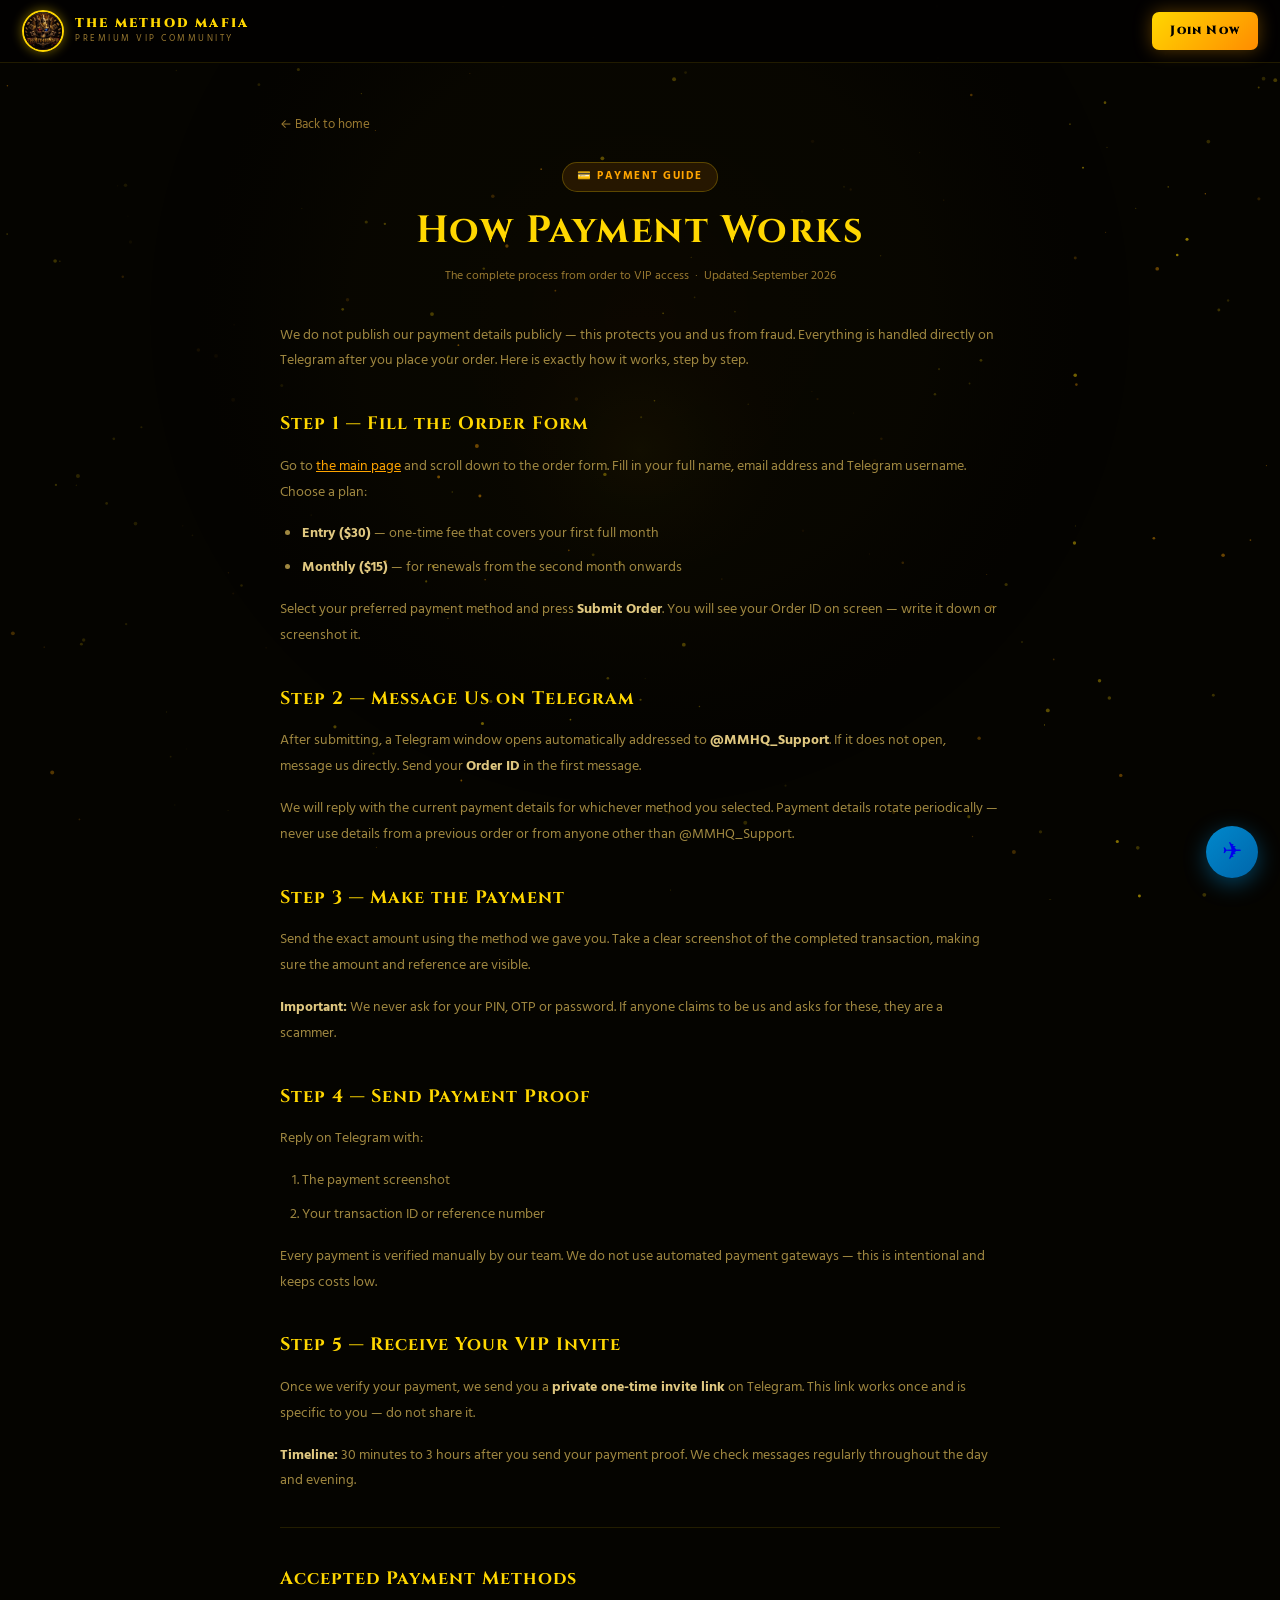
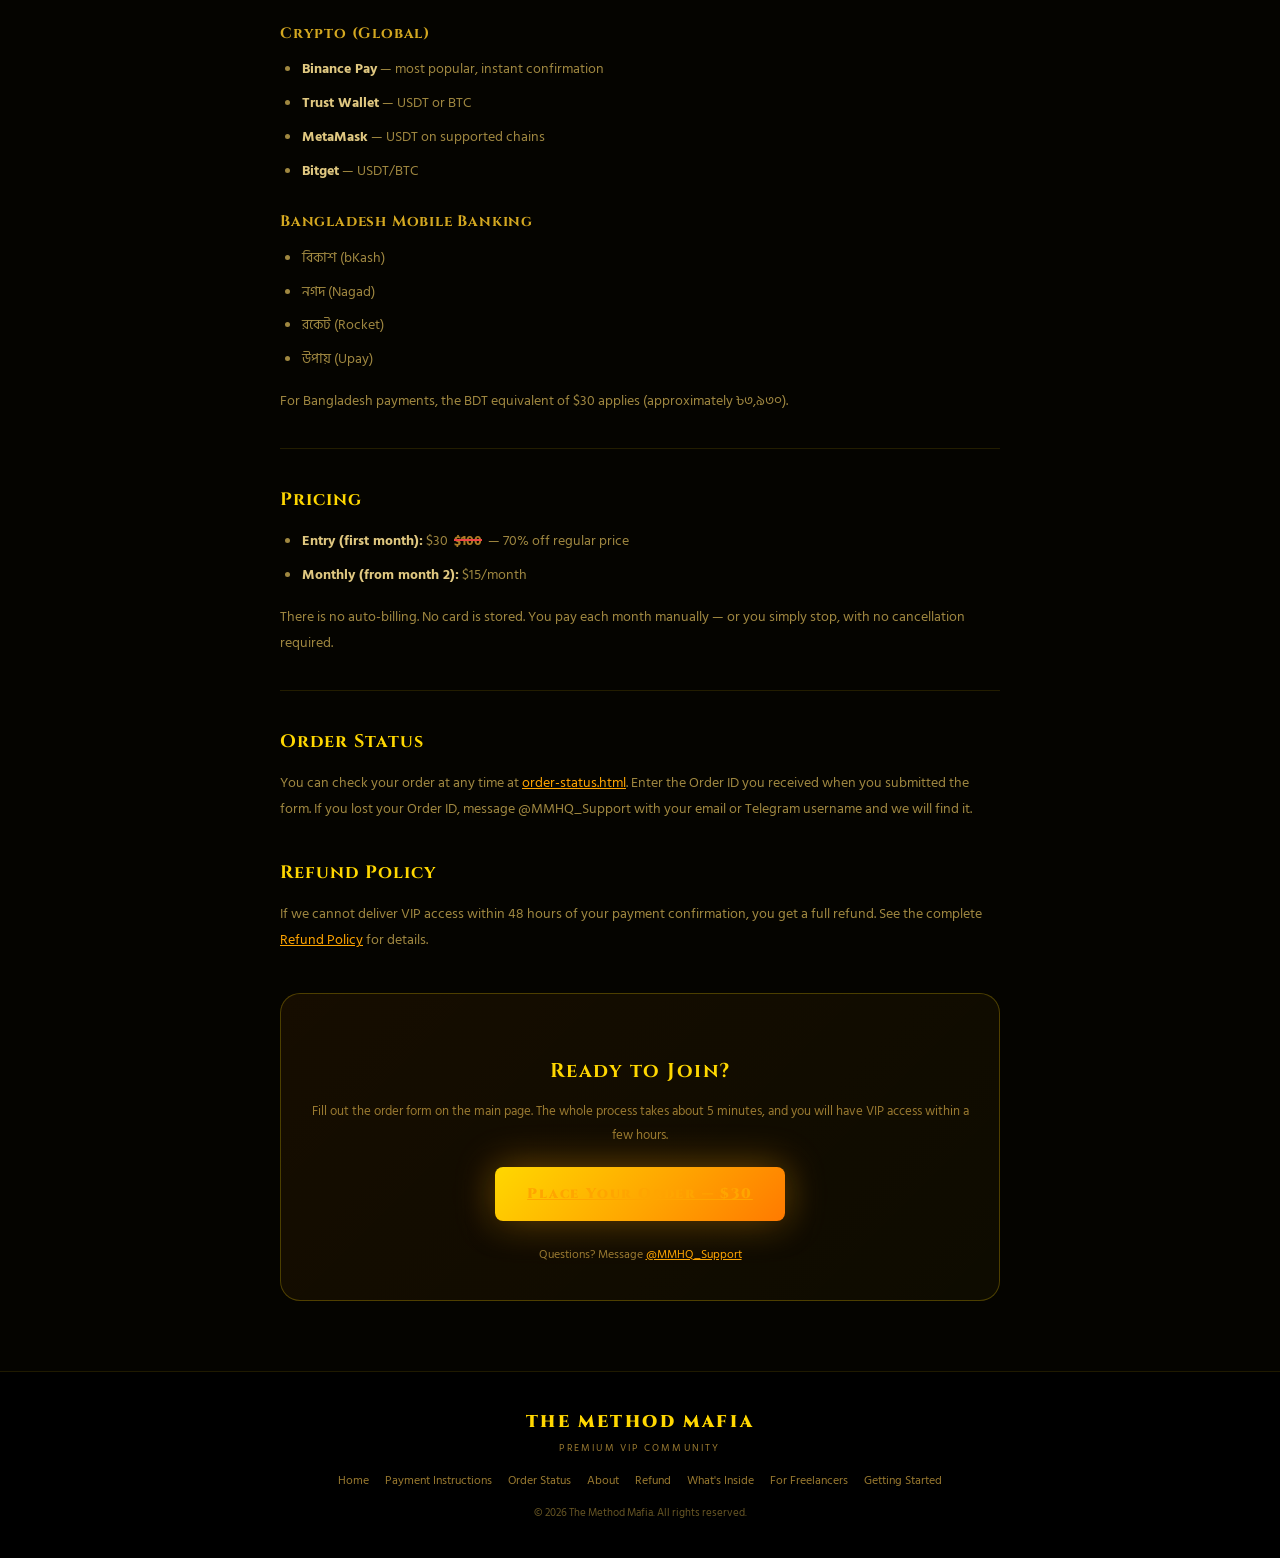
<file: blog/how-payment-works.html>
<!DOCTYPE html>
<html lang="en">
<head>
<meta charset="UTF-8">
<meta name="viewport" content="width=device-width,initial-scale=1">
<title>How Payment Works — Method Mafia Membership Guide</title>
<meta name="description" content="Step-by-step guide to joining and paying for Method Mafia membership. Accepted payment methods, timeline for VIP access, and what to do after ordering.">
<link rel="canonical" href="https://themethodmafia.com/blog/how-payment-works">
<meta property="og:title" content="How Payment Works — Method Mafia Membership Guide">
<meta property="og:description" content="How to join Method Mafia: order form, Telegram payment, VIP access timeline. Everything explained clearly.">
<meta property="og:image" content="https://themethodmafia.com/images/banner.jpg">
<meta property="og:url" content="https://themethodmafia.com/blog/how-payment-works">
<link rel="icon" href="../images/logo.jpg">
<link href="https://fonts.googleapis.com/css2?family=Cinzel:wght@700;900&family=Hind+Siliguri:wght@400;600;700&family=Inter:wght@700;900&display=swap" rel="stylesheet">
<link rel="stylesheet" href="../css/style.css">
<script src="../config.js"></script>
<script src="../js/tracking-lib.js"></script>
<script src="../js/pixels.js"></script>
<!-- Google Analytics — B1 -->
<script>
(function(GA_ID){
  var s=document.createElement('script');s.async=true;
  s.src='https://www.googletagmanager.com/gtag/js?id='+GA_ID;
  document.head.appendChild(s);
  window.dataLayer=window.dataLayer||[];
  function gtag(){dataLayer.push(arguments)}
  window.gtag=gtag;
  gtag('js',new Date());gtag('config',GA_ID);
})(CONFIG.GA_ID);
</script>
<script type="application/ld+json">
{
  "@context":"https://schema.org",
  "@type":"HowTo",
  "name":"How to Join Method Mafia and Get VIP Access",
  "description":"Step-by-step process for joining Method Mafia and receiving your VIP Telegram invite",
  "url":"https://themethodmafia.com/blog/how-payment-works.html",
  "step":[
    {"@type":"HowToStep","name":"Fill the order form","text":"Go to themethodmafia.com and fill in the order form with your name, email, Telegram username, plan and payment method."},
    {"@type":"HowToStep","name":"Message on Telegram","text":"After submitting, message @MMHQ_Support with your Order ID."},
    {"@type":"HowToStep","name":"Send payment","text":"Send the payment amount using the method you selected and take a screenshot."},
    {"@type":"HowToStep","name":"Send proof","text":"Share the payment screenshot and transaction ID on Telegram."},
    {"@type":"HowToStep","name":"Receive VIP invite","text":"Once confirmed, you receive a private one-time invite link. Usually 30 minutes to 3 hours."}
  ]
}
</script>
</head>
<body>
<canvas id="bg-canvas"></canvas>

<header>
  <div class="hdr-left">
    <a href="../index.html" style="display:flex;align-items:center;gap:11px">
      <div class="hdr-logo"><img src="../images/logo.jpg" alt="The Method Mafia" loading="lazy"></div>
      <div>
        <div class="hdr-name">THE METHOD MAFIA</div>
        <div class="hdr-sub">Premium VIP Community</div>
      </div>
    </a>
  </div>
  <div class="hdr-right">
    <a href="../index.html#order" class="btn-gold">Join Now</a>
  </div>
</header>

<div class="blog-wrap">
  <a href="../index.html" class="back-link" style="margin-bottom:28px;display:inline-flex">← Back to home</a>

  <div class="blog-hero">
    <div class="blog-tag">💳 Payment Guide</div>
    <h1 class="blog-title">How Payment Works</h1>
    <p class="blog-meta">The complete process from order to VIP access &nbsp;·&nbsp; Updated September 2026</p>
  </div>

  <article class="blog-body">
    <p>
      We do not publish our payment details publicly — this protects you and us from fraud.
      Everything is handled directly on Telegram after you place your order. Here is exactly
      how it works, step by step.
    </p>

    <h2>Step 1 — Fill the Order Form</h2>
    <p>
      Go to <a href="../index.html#order">the main page</a> and scroll down to the order form.
      Fill in your full name, email address and Telegram username. Choose a plan:
    </p>
    <ul>
      <li><strong>Entry ($30)</strong> — one-time fee that covers your first full month</li>
      <li><strong>Monthly ($15)</strong> — for renewals from the second month onwards</li>
    </ul>
    <p>
      Select your preferred payment method and press <strong>Submit Order</strong>.
      You will see your Order ID on screen — write it down or screenshot it.
    </p>

    <h2>Step 2 — Message Us on Telegram</h2>
    <p>
      After submitting, a Telegram window opens automatically addressed to
      <strong>@MMHQ_Support</strong>. If it does not open, message us directly.
      Send your <strong>Order ID</strong> in the first message.
    </p>
    <p>
      We will reply with the current payment details for whichever method you selected.
      Payment details rotate periodically — never use details from a previous order or from
      anyone other than @MMHQ_Support.
    </p>

    <h2>Step 3 — Make the Payment</h2>
    <p>
      Send the exact amount using the method we gave you. Take a clear screenshot of
      the completed transaction, making sure the amount and reference are visible.
    </p>
    <p>
      <strong>Important:</strong> We never ask for your PIN, OTP or password.
      If anyone claims to be us and asks for these, they are a scammer.
    </p>

    <h2>Step 4 — Send Payment Proof</h2>
    <p>
      Reply on Telegram with:
    </p>
    <ol>
      <li>The payment screenshot</li>
      <li>Your transaction ID or reference number</li>
    </ol>
    <p>
      Every payment is verified manually by our team. We do not use automated payment gateways —
      this is intentional and keeps costs low.
    </p>

    <h2>Step 5 — Receive Your VIP Invite</h2>
    <p>
      Once we verify your payment, we send you a <strong>private one-time invite link</strong>
      on Telegram. This link works once and is specific to you — do not share it.
    </p>
    <p>
      <strong>Timeline:</strong> 30 minutes to 3 hours after you send your payment proof.
      We check messages regularly throughout the day and evening.
    </p>

    <hr class="blog-divider">

    <h2>Accepted Payment Methods</h2>

    <h3>Crypto (Global)</h3>
    <ul>
      <li><strong>Binance Pay</strong> — most popular, instant confirmation</li>
      <li><strong>Trust Wallet</strong> — USDT or BTC</li>
      <li><strong>MetaMask</strong> — USDT on supported chains</li>
      <li><strong>Bitget</strong> — USDT/BTC</li>
    </ul>

    <h3>Bangladesh Mobile Banking</h3>
    <ul>
      <li>বিকাশ (bKash)</li>
      <li>নগদ (Nagad)</li>
      <li>রকেট (Rocket)</li>
      <li>উপায় (Upay)</li>
    </ul>
    <p>For Bangladesh payments, the BDT equivalent of $30 applies (approximately ৳৩,৯৩০).</p>

    <hr class="blog-divider">

    <h2>Pricing</h2>
    <ul>
      <li><strong>Entry (first month):</strong> $30 &nbsp;<s style="color:rgba(215,155,45,.8);text-decoration-color:#ef4444;text-decoration-thickness:2px;font-weight:700">$100</s>&nbsp; — 70% off regular price</li>
      <li><strong>Monthly (from month 2):</strong> $15/month</li>
    </ul>
    <p>
      There is no auto-billing. No card is stored. You pay each month manually —
      or you simply stop, with no cancellation required.
    </p>

    <hr class="blog-divider">

    <h2>Order Status</h2>
    <p>
      You can check your order at any time at <a href="../order-status.html">order-status.html</a>.
      Enter the Order ID you received when you submitted the form. If you lost your Order ID,
      message @MMHQ_Support with your email or Telegram username and we will find it.
    </p>

    <h2>Refund Policy</h2>
    <p>
      If we cannot deliver VIP access within 48 hours of your payment confirmation, you get
      a full refund. See the complete <a href="../refund.html">Refund Policy</a> for details.
    </p>

    <div class="blog-cta-box">
      <h3>Ready to Join?</h3>
      <p>
        Fill out the order form on the main page. The whole process takes about 5 minutes,
        and you will have VIP access within a few hours.
      </p>
      <a href="../index.html#order" class="cta-lg" style="font-size:14px;padding:14px 32px">
        Place Your Order — $30
      </a>
      <div style="margin-top:12px;font-size:12px;color:var(--gold-dim)">
        Questions? Message <a href="https://t.me/MMHQ_Support" target="_blank" rel="noopener" style="color:var(--gold-2)">@MMHQ_Support</a>
      </div>
    </div>
  </article>
</div>

<footer>
  <div class="ft-name">THE METHOD MAFIA</div>
  <div class="ft-tag">Premium VIP Community</div>
  <div class="ft-links">
    <a href="../index.html">Home</a>
    <a href="../payment.html">Payment Instructions</a>
    <a href="../order-status.html">Order Status</a>
    <a href="../about.html">About</a>
    <a href="../refund.html">Refund</a>
    <a href="vip-access.html">What's Inside</a>
    <a href="freelancer-tools.html">For Freelancers</a>
    <a href="getting-started.html">Getting Started</a>
  </div>
  <div class="ft-copy">© 2026 The Method Mafia. All rights reserved.</div>
</footer>

<a class="float-tg" href="https://t.me/MMHQ_Support" target="_blank" rel="noopener" title="Telegram Support">✈️</a>
<script src="../js/translations.js"></script>
<script src="../js/pages.js"></script>
<script src="../js/main.js"></script>
</body>
</html>
</file>
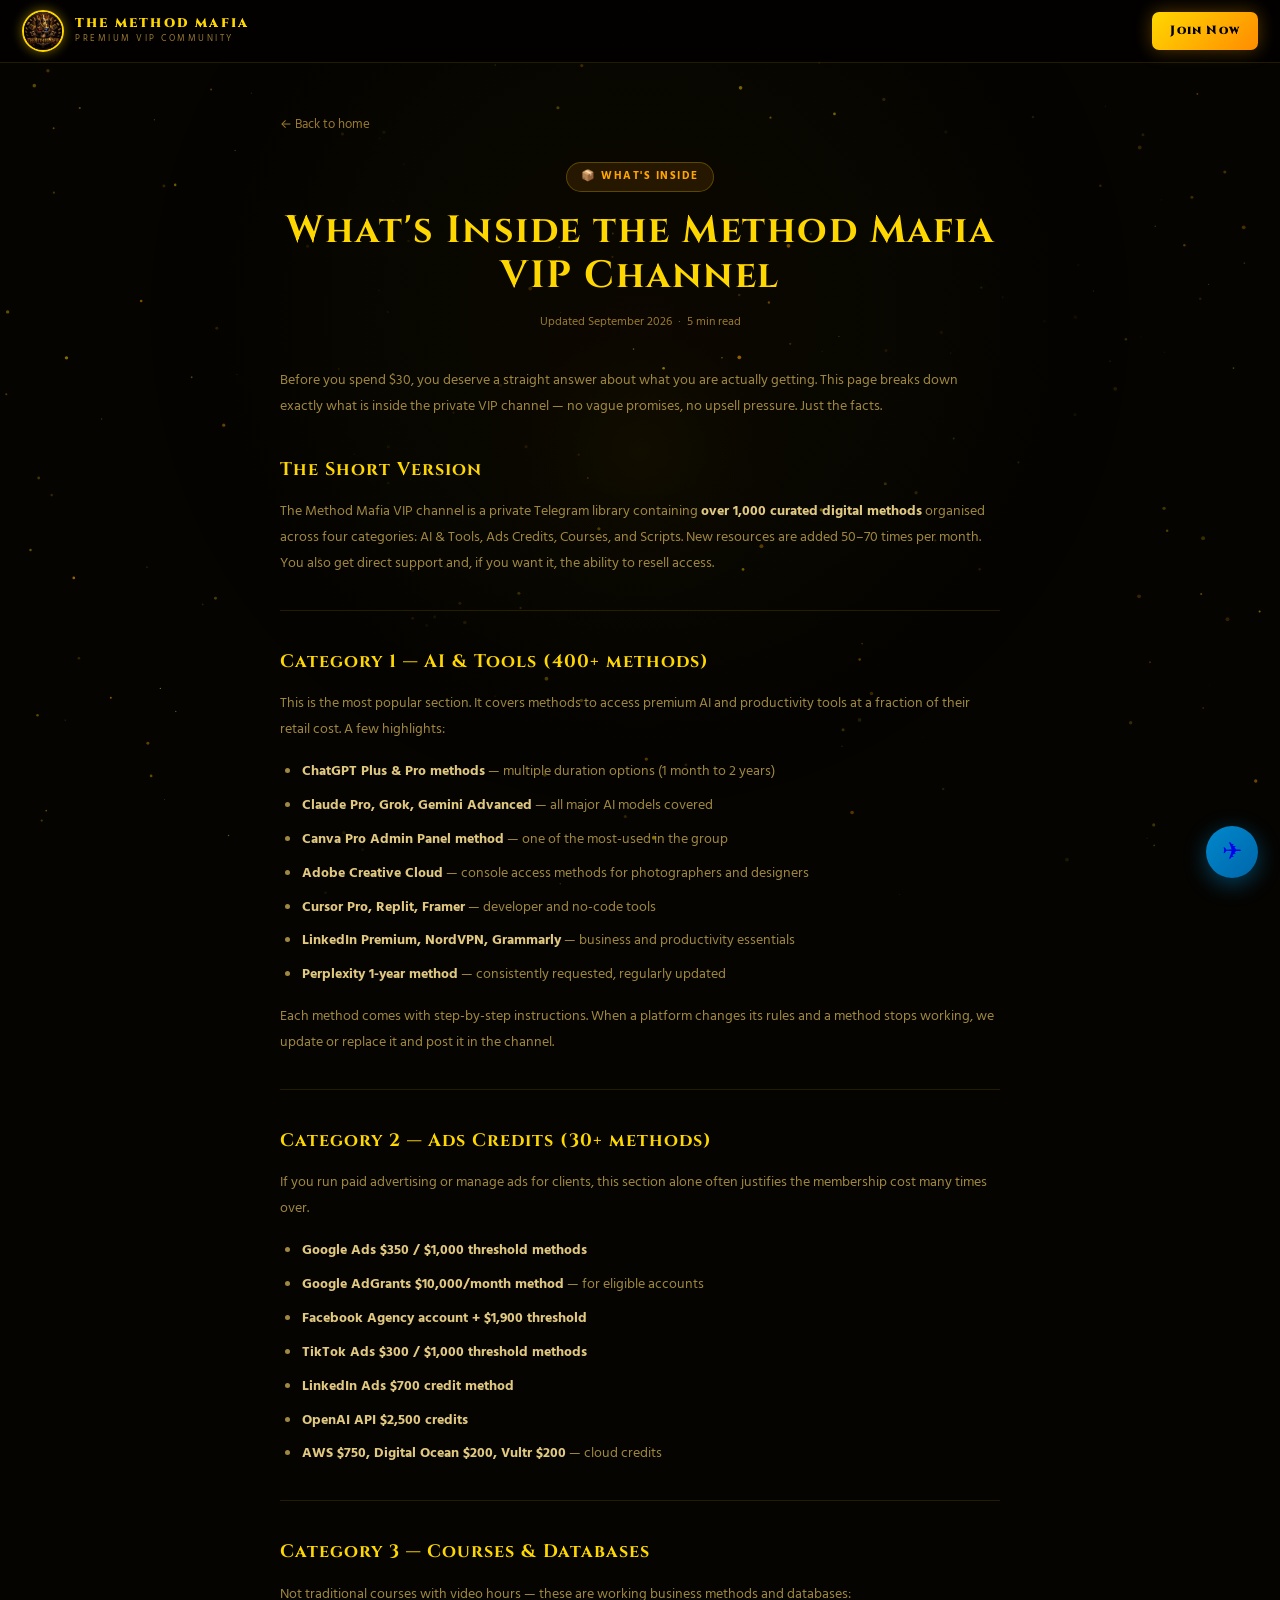
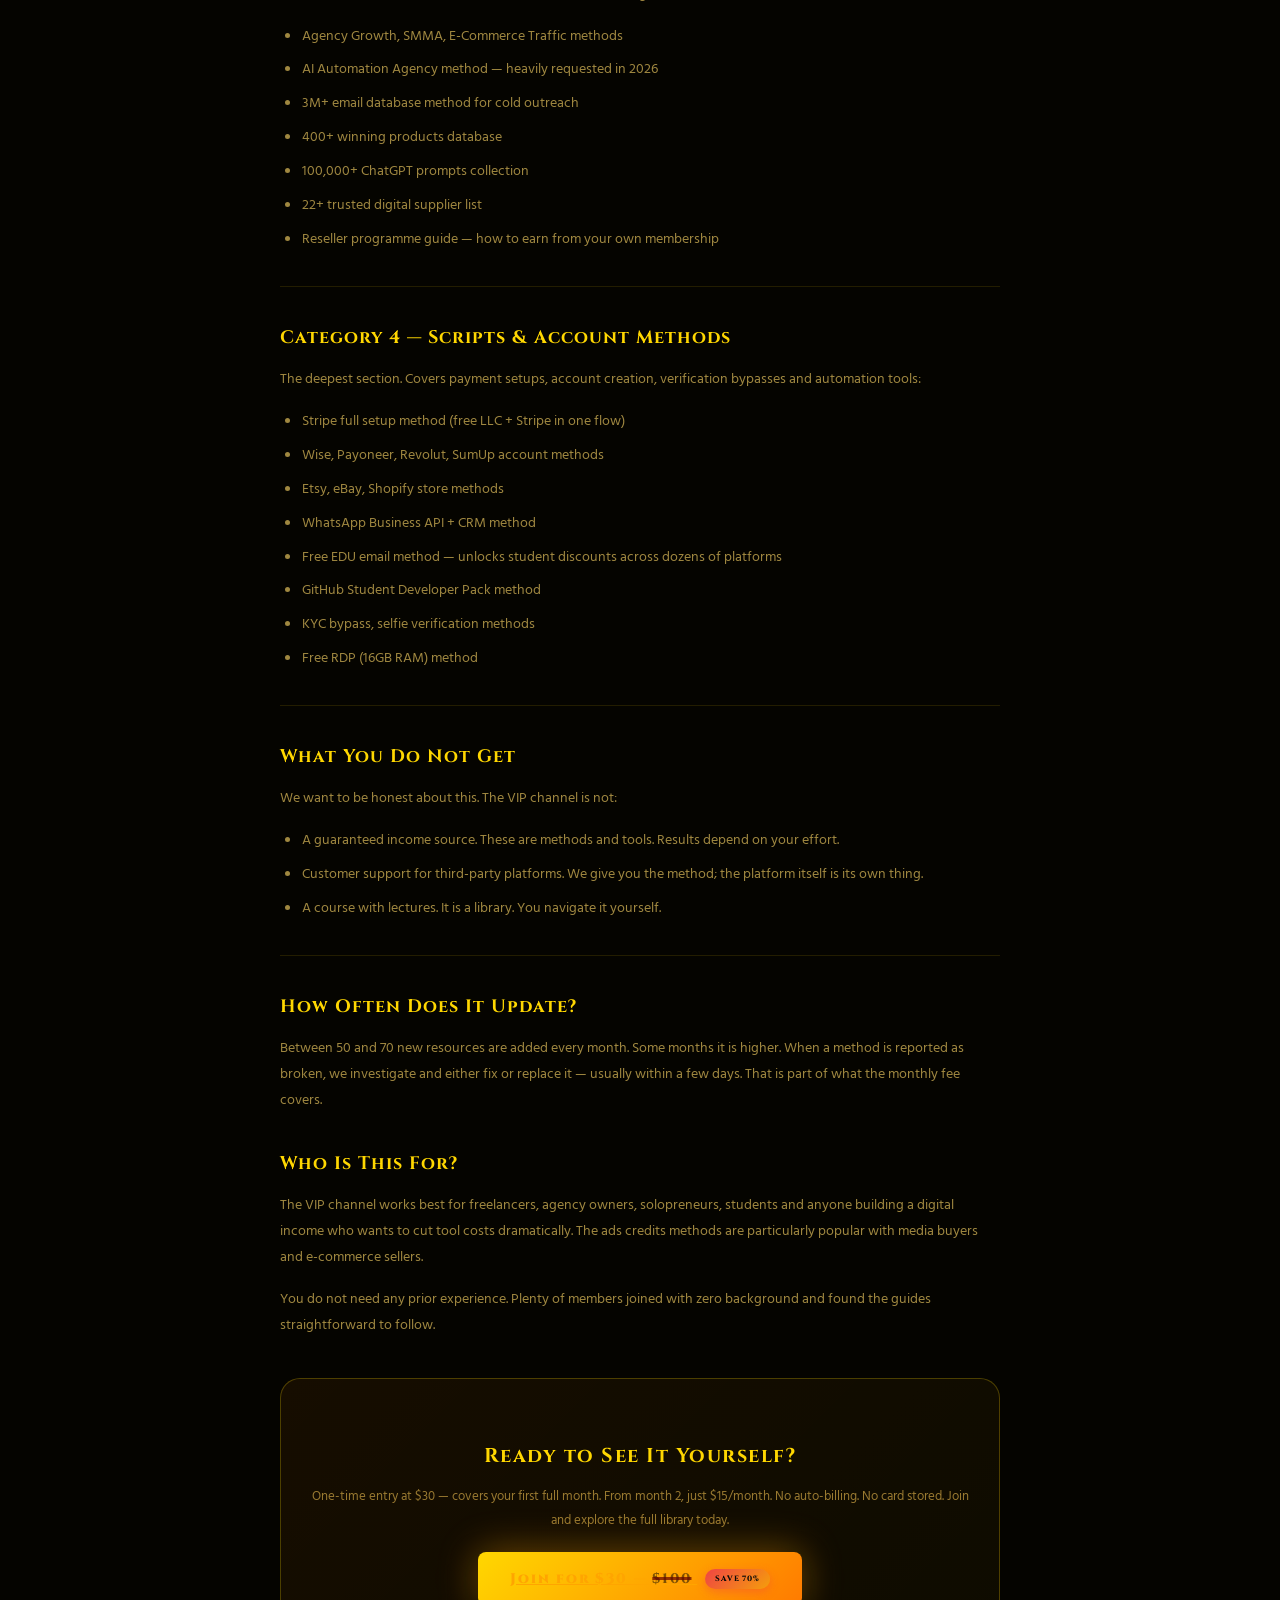
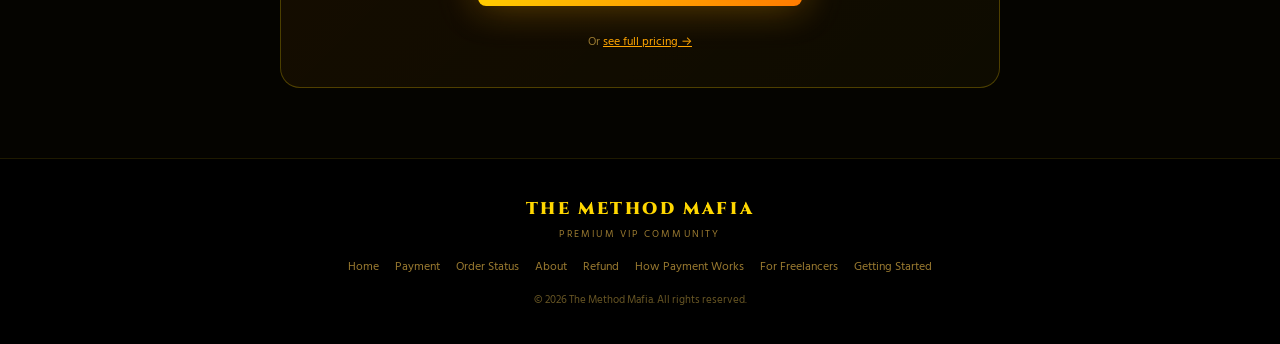
<file: blog/vip-access.html>
<!DOCTYPE html>
<html lang="en">
<head>
<meta charset="UTF-8">
<meta name="viewport" content="width=device-width,initial-scale=1">
<title>What's Inside the Method Mafia VIP Channel — 1000+ Digital Methods</title>
<meta name="description" content="A detailed look at what you get inside the Method Mafia VIP channel: AI tool methods, ad credits, freelancer courses, scripts, and more. Updated monthly.">
<link rel="canonical" href="https://themethodmafia.com/blog/vip-access">
<meta property="og:title" content="What's Inside the Method Mafia VIP Channel">
<meta property="og:description" content="1000+ premium digital methods for AI tools, ad credits, freelancer courses and scripts. See exactly what you get before joining.">
<meta property="og:image" content="https://themethodmafia.com/images/banner.jpg">
<meta property="og:url" content="https://themethodmafia.com/blog/vip-access">
<link rel="icon" href="../images/logo.jpg">
<link href="https://fonts.googleapis.com/css2?family=Cinzel:wght@700;900&family=Hind+Siliguri:wght@400;600;700&family=Inter:wght@700;900&display=swap" rel="stylesheet">
<link rel="stylesheet" href="../css/style.css">
<script src="../config.js"></script>
<script src="../js/tracking-lib.js"></script>
<script src="../js/pixels.js"></script>
<!-- Google Analytics — B1 -->
<script>
(function(GA_ID){
  var s=document.createElement('script');s.async=true;
  s.src='https://www.googletagmanager.com/gtag/js?id='+GA_ID;
  document.head.appendChild(s);
  window.dataLayer=window.dataLayer||[];
  function gtag(){dataLayer.push(arguments)}
  window.gtag=gtag;
  gtag('js',new Date());gtag('config',GA_ID);
})(CONFIG.GA_ID);
</script>
<script type="application/ld+json">
{
  "@context":"https://schema.org",
  "@type":"Article",
  "headline":"What's Inside the Method Mafia VIP Channel",
  "description":"A detailed look at what you get inside the Method Mafia VIP channel",
  "url":"https://themethodmafia.com/blog/vip-access.html",
  "publisher":{"@type":"Organization","name":"The Method Mafia","logo":"https://themethodmafia.com/images/logo.jpg"},
  "datePublished":"2026-09-01",
  "dateModified":"2026-09-13"
}
</script>
</head>
<body>
<canvas id="bg-canvas"></canvas>

<header>
  <div class="hdr-left">
    <a href="../index.html" style="display:flex;align-items:center;gap:11px">
      <div class="hdr-logo"><img src="../images/logo.jpg" alt="The Method Mafia" loading="lazy"></div>
      <div>
        <div class="hdr-name">THE METHOD MAFIA</div>
        <div class="hdr-sub">Premium VIP Community</div>
      </div>
    </a>
  </div>
  <div class="hdr-right">
    <a href="../index.html#order" class="btn-gold">Join Now</a>
  </div>
</header>

<div class="blog-wrap">
  <a href="../index.html" class="back-link" style="margin-bottom:28px;display:inline-flex">← Back to home</a>

  <div class="blog-hero">
    <div class="blog-tag">📦 What's Inside</div>
    <h1 class="blog-title">What's Inside the Method Mafia VIP Channel</h1>
    <p class="blog-meta">Updated September 2026 &nbsp;·&nbsp; 5 min read</p>
  </div>

  <article class="blog-body">
    <p>
      Before you spend $30, you deserve a straight answer about what you are actually getting.
      This page breaks down exactly what is inside the private VIP channel — no vague promises,
      no upsell pressure. Just the facts.
    </p>

    <h2>The Short Version</h2>
    <p>
      The Method Mafia VIP channel is a private Telegram library containing <strong>over 1,000 curated
      digital methods</strong> organised across four categories: AI & Tools, Ads Credits, Courses, and Scripts.
      New resources are added 50–70 times per month. You also get direct support and, if you want it,
      the ability to resell access.
    </p>

    <hr class="blog-divider">

    <h2>Category 1 — AI & Tools (400+ methods)</h2>
    <p>
      This is the most popular section. It covers methods to access premium AI and productivity tools
      at a fraction of their retail cost. A few highlights:
    </p>
    <ul>
      <li><strong>ChatGPT Plus & Pro methods</strong> — multiple duration options (1 month to 2 years)</li>
      <li><strong>Claude Pro, Grok, Gemini Advanced</strong> — all major AI models covered</li>
      <li><strong>Canva Pro Admin Panel method</strong> — one of the most-used in the group</li>
      <li><strong>Adobe Creative Cloud</strong> — console access methods for photographers and designers</li>
      <li><strong>Cursor Pro, Replit, Framer</strong> — developer and no-code tools</li>
      <li><strong>LinkedIn Premium, NordVPN, Grammarly</strong> — business and productivity essentials</li>
      <li><strong>Perplexity 1-year method</strong> — consistently requested, regularly updated</li>
    </ul>
    <p>
      Each method comes with step-by-step instructions. When a platform changes its rules and a
      method stops working, we update or replace it and post it in the channel.
    </p>

    <hr class="blog-divider">

    <h2>Category 2 — Ads Credits (30+ methods)</h2>
    <p>
      If you run paid advertising or manage ads for clients, this section alone often justifies the
      membership cost many times over.
    </p>
    <ul>
      <li><strong>Google Ads $350 / $1,000 threshold methods</strong></li>
      <li><strong>Google AdGrants $10,000/month method</strong> — for eligible accounts</li>
      <li><strong>Facebook Agency account + $1,900 threshold</strong></li>
      <li><strong>TikTok Ads $300 / $1,000 threshold methods</strong></li>
      <li><strong>LinkedIn Ads $700 credit method</strong></li>
      <li><strong>OpenAI API $2,500 credits</strong></li>
      <li><strong>AWS $750, Digital Ocean $200, Vultr $200</strong> — cloud credits</li>
    </ul>

    <hr class="blog-divider">

    <h2>Category 3 — Courses & Databases</h2>
    <p>
      Not traditional courses with video hours — these are working business methods and databases:
    </p>
    <ul>
      <li>Agency Growth, SMMA, E-Commerce Traffic methods</li>
      <li>AI Automation Agency method — heavily requested in 2026</li>
      <li>3M+ email database method for cold outreach</li>
      <li>400+ winning products database</li>
      <li>100,000+ ChatGPT prompts collection</li>
      <li>22+ trusted digital supplier list</li>
      <li>Reseller programme guide — how to earn from your own membership</li>
    </ul>

    <hr class="blog-divider">

    <h2>Category 4 — Scripts & Account Methods</h2>
    <p>
      The deepest section. Covers payment setups, account creation, verification bypasses and automation tools:
    </p>
    <ul>
      <li>Stripe full setup method (free LLC + Stripe in one flow)</li>
      <li>Wise, Payoneer, Revolut, SumUp account methods</li>
      <li>Etsy, eBay, Shopify store methods</li>
      <li>WhatsApp Business API + CRM method</li>
      <li>Free EDU email method — unlocks student discounts across dozens of platforms</li>
      <li>GitHub Student Developer Pack method</li>
      <li>KYC bypass, selfie verification methods</li>
      <li>Free RDP (16GB RAM) method</li>
    </ul>

    <hr class="blog-divider">

    <h2>What You Do Not Get</h2>
    <p>
      We want to be honest about this. The VIP channel is not:
    </p>
    <ul>
      <li>A guaranteed income source. These are methods and tools. Results depend on your effort.</li>
      <li>Customer support for third-party platforms. We give you the method; the platform itself is its own thing.</li>
      <li>A course with lectures. It is a library. You navigate it yourself.</li>
    </ul>

    <hr class="blog-divider">

    <h2>How Often Does It Update?</h2>
    <p>
      Between 50 and 70 new resources are added every month. Some months it is higher.
      When a method is reported as broken, we investigate and either fix or replace it —
      usually within a few days. That is part of what the monthly fee covers.
    </p>

    <h2>Who Is This For?</h2>
    <p>
      The VIP channel works best for freelancers, agency owners, solopreneurs, students and anyone
      building a digital income who wants to cut tool costs dramatically. The ads credits methods
      are particularly popular with media buyers and e-commerce sellers.
    </p>
    <p>
      You do not need any prior experience. Plenty of members joined with zero background and
      found the guides straightforward to follow.
    </p>

    <div class="blog-cta-box">
      <h3>Ready to See It Yourself?</h3>
      <p>
        One-time entry at $30 — covers your first full month. From month 2, just $15/month.
        No auto-billing. No card stored. Join and explore the full library today.
      </p>
      <a href="../index.html#order" class="cta-lg" style="font-size:14px;padding:14px 32px">
        Join for $30 — <s style="color:rgba(0,0,0,.5);text-decoration-color:rgba(100,0,0,.7);text-decoration-thickness:3px;font-weight:800">$100</s> <span class="price-save">SAVE 70%</span>
      </a>
      <div style="margin-top:14px;font-size:12px;color:var(--gold-dim)">
        Or <a href="../index.html#pricing" style="color:var(--gold-2)">see full pricing →</a>
      </div>
    </div>
  </article>
</div>

<footer>
  <div class="ft-name">THE METHOD MAFIA</div>
  <div class="ft-tag">Premium VIP Community</div>
  <div class="ft-links">
    <a href="../index.html">Home</a>
    <a href="../payment.html">Payment</a>
    <a href="../order-status.html">Order Status</a>
    <a href="../about.html">About</a>
    <a href="../refund.html">Refund</a>
    <a href="how-payment-works.html">How Payment Works</a>
    <a href="freelancer-tools.html">For Freelancers</a>
    <a href="getting-started.html">Getting Started</a>
  </div>
  <div class="ft-copy">© 2026 The Method Mafia. All rights reserved.</div>
</footer>

<a class="float-tg" href="https://t.me/MMHQ_Support" target="_blank" rel="noopener" title="Telegram Support">✈️</a>
<script src="../js/translations.js"></script>
<script src="../js/pages.js"></script>
<script src="../js/main.js"></script>
</body>
</html>
</file>
<file: css/style.css>
/* ═══════════════════════════════════════════════════════════
   THE METHOD MAFIA — STYLESHEET
   সব রং ও ডিজাইন এখানে। রং বদলাতে চাইলে :root এ বদলাও।
   ═══════════════════════════════════════════════════════════ */

/* ─── রং (এখানে বদলালে পুরো সাইটে বদলাবে) ─── */
:root{
  --gold:#FFD700;
  --gold-2:#FFA500;
  --gold-3:#c8960c;
  --gold-dim:#9a7a30;
  --bg:#050400;
  --bg-2:#0b0900;
  --card:rgba(255,215,0,.03);
  --card-hover:rgba(255,215,0,.06);
  --line:rgba(255,215,0,.12);
  --line-2:rgba(255,215,0,.28);
  --text:#f0dfa0;
  --text-dim:#a08840;
  --white:#fff;
  --green:#22c55e;
  --red:#ff4444;
  --radius:12px;
  --radius-lg:20px;
  --font-display:'Cinzel',Georgia,serif;
  --font-body:'Hind Siliguri','Inter',system-ui,sans-serif;
}

*,*::before,*::after{box-sizing:border-box;margin:0;padding:0}
html{scroll-behavior:smooth;-webkit-text-size-adjust:100%}
body{
  font-family:var(--font-body);
  background:var(--bg);
  color:var(--text);
  overflow-x:hidden;
  line-height:1.6;
}
img{max-width:100%;display:block}
a{text-decoration:none}
button{font-family:inherit;cursor:pointer;border:none}

/* ─── PARTICLE CANVAS ─── */
#bg-canvas{position:fixed;inset:0;z-index:0;pointer-events:none;opacity:.8}

/* ─── PROGRESS BAR ─── */
.progress-bar{
  position:fixed;top:0;left:0;height:2px;width:0;z-index:900;
  background:linear-gradient(90deg,var(--gold),var(--gold-2));
  transition:width .1s linear;
}

/* ═══ HEADER ═══ */
header{
  position:sticky;top:0;z-index:500;
  background:rgba(3,2,0,.92);
  backdrop-filter:blur(18px);
  -webkit-backdrop-filter:blur(18px);
  border-bottom:1px solid var(--line);
  padding:10px 22px;
  display:flex;align-items:center;justify-content:space-between;gap:12px;
}
.hdr-left{display:flex;align-items:center;gap:11px;min-width:0}
.hdr-logo{
  width:42px;height:42px;border-radius:50%;overflow:hidden;flex-shrink:0;
  border:2px solid var(--gold);
  box-shadow:0 0 12px rgba(255,215,0,.45);
}
.hdr-logo img{width:100%;height:100%;object-fit:cover}
.hdr-text{min-width:0;overflow:hidden}
.hdr-name{
  font-family:var(--font-display);font-size:12.5px;font-weight:900;
  color:var(--gold);letter-spacing:2.2px;line-height:1.25;white-space:nowrap;
  overflow:hidden;text-overflow:ellipsis;
}
.hdr-sub{font-size:8.5px;color:var(--gold-dim);letter-spacing:2.5px;text-transform:uppercase;white-space:nowrap;overflow:hidden;text-overflow:ellipsis}
.hdr-right{display:flex;align-items:center;gap:10px;flex-shrink:0}

/* Language switcher */
.lang-wrap{position:relative}
.lang-btn{
  background:var(--card);border:1px solid var(--line);
  color:var(--text-dim);padding:7px 11px;border-radius:7px;
  font-size:12px;font-weight:700;display:flex;align-items:center;gap:5px;
  transition:.2s;
}
.lang-btn:hover{border-color:var(--line-2);color:var(--gold)}
.lang-menu{
  position:absolute;top:calc(100% + 6px);right:0;
  background:#0a0800;border:1px solid var(--line-2);
  border-radius:9px;overflow:hidden;min-width:130px;
  box-shadow:0 12px 32px rgba(0,0,0,.7);
  opacity:0;visibility:hidden;transform:translateY(-6px);
  transition:.2s;z-index:600;
}
.lang-menu.open{opacity:1;visibility:visible;transform:translateY(0)}
.lang-item{
  display:block;width:100%;text-align:left;background:none;
  padding:11px 14px;font-size:13px;color:var(--text-dim);
  transition:.15s;font-weight:600;
}
.lang-item:hover{background:var(--card-hover);color:var(--gold)}
.lang-item.active{color:var(--gold);background:rgba(255,215,0,.07)}

.btn-gold{
  background:linear-gradient(135deg,var(--gold),#FF8C00);
  color:#000;padding:9px 18px;border-radius:7px;
  font-family:var(--font-display);font-size:12px;font-weight:900;
  letter-spacing:1.2px;white-space:nowrap;
  box-shadow:0 0 18px rgba(255,165,0,.35);
  transition:transform .2s,box-shadow .2s;
}
.btn-gold:hover{transform:translateY(-2px);box-shadow:0 0 30px rgba(255,165,0,.55)}

/* ═══ TICKER ═══ */
.ticker-wrap{
  background:rgba(255,215,0,.03);border-bottom:1px solid var(--line);
  padding:7px 0;overflow:hidden;position:relative;z-index:1;
}
.ticker{display:flex;gap:56px;white-space:nowrap;animation:tick 40s linear infinite;width:max-content}
.ticker span{font-size:10.5px;color:var(--gold);font-weight:600;letter-spacing:.4px}
.ticker span::before{content:"⚡ "}
@keyframes tick{from{transform:translateX(0)}to{transform:translateX(-50%)}}

/* ═══ HERO ═══ */
.hero{
  position:relative;z-index:1;text-align:center;
  padding:56px 20px 48px;
  display:flex;flex-direction:column;align-items:center;
}
.logo-wrap{position:relative;width:180px;height:180px;margin:0 auto 24px}
.logo-img{
  width:180px;height:180px;border-radius:50%;object-fit:cover;
  border:3px solid var(--gold);
  box-shadow:0 0 0 7px rgba(255,215,0,.06),0 0 45px rgba(255,140,0,.4);
  animation:float 5s ease-in-out infinite;
  position:relative;z-index:2;transition:box-shadow .3s;
}
.logo-wrap:hover .logo-img{box-shadow:0 0 0 11px rgba(255,215,0,.1),0 0 70px rgba(255,140,0,.65)}
.logo-ring{
  position:absolute;top:50%;left:50%;width:216px;height:216px;
  border-radius:50%;border:1.5px solid rgba(255,215,0,.22);
  transform:translate(-50%,-50%) rotateX(72deg);
  animation:ring 9s linear infinite;pointer-events:none;
}
.logo-ring-2{
  position:absolute;top:50%;left:50%;width:244px;height:244px;
  border-radius:50%;border:1px solid rgba(255,165,0,.1);
  transform:translate(-50%,-50%) rotateX(72deg) rotateZ(60deg);
  animation:ring 14s linear infinite reverse;pointer-events:none;
}
@keyframes float{0%,100%{transform:translateY(0)}50%{transform:translateY(-14px)}}
@keyframes ring{
  from{transform:translate(-50%,-50%) rotateX(72deg) rotateZ(0)}
  to{transform:translate(-50%,-50%) rotateX(72deg) rotateZ(360deg)}
}

.live-badge{
  display:inline-flex;align-items:center;gap:6px;
  background:rgba(200,0,0,.1);border:1px solid rgba(255,60,60,.28);
  color:var(--red);font-size:10.5px;font-weight:700;
  padding:5px 13px;border-radius:100px;margin-bottom:16px;
  letter-spacing:.8px;text-transform:uppercase;
}
.dot{width:6px;height:6px;border-radius:50%;background:var(--red);animation:blink 1.3s infinite}
@keyframes blink{0%,100%{opacity:1}50%{opacity:.15}}

h1.hero-title{
  font-family:var(--font-display);
  font-size:clamp(26px,6vw,58px);
  font-weight:900;letter-spacing:3.5px;line-height:1.06;margin-bottom:10px;
  background:linear-gradient(180deg,#fff 0%,var(--gold) 45%,var(--gold-2) 78%,var(--gold-3) 100%);
  -webkit-background-clip:text;background-clip:text;-webkit-text-fill-color:transparent;
}
.hero-sub{
  font-size:clamp(11px,1.7vw,14px);color:var(--text-dim);
  font-weight:600;letter-spacing:1.6px;text-transform:uppercase;
  margin-bottom:8px;max-width:600px;
}
.hero-free-note{font-size:11.5px;color:rgba(255,215,0,.45);margin-bottom:26px;letter-spacing:.3px}

/* Countdown */
.cd-wrap{
  display:inline-flex;flex-direction:column;align-items:center;gap:11px;
  background:rgba(0,0,0,.55);border:1px solid var(--line-2);
  border-radius:14px;padding:17px 26px;margin-bottom:24px;
  backdrop-filter:blur(10px);box-shadow:0 18px 50px rgba(0,0,0,.5);
}
.cd-label{font-size:9.5px;color:var(--red);font-weight:700;letter-spacing:2.2px;text-transform:uppercase}
.cd-row{display:flex;gap:9px;align-items:flex-start}
.cd-box{
  background:rgba(255,215,0,.06);border:1px solid var(--line-2);
  border-radius:8px;padding:9px 13px;text-align:center;min-width:58px;
}
.cd-n{
  font-family:'Inter',sans-serif;font-size:28px;font-weight:900;color:var(--gold);
  line-height:1;display:block;text-shadow:0 0 14px rgba(255,215,0,.35);
}
.cd-u{font-size:8.5px;color:var(--gold-dim);letter-spacing:1.6px;text-transform:uppercase;margin-top:3px}
.cd-sep{font-size:24px;font-weight:900;color:var(--gold);opacity:.25;line-height:1.3}

/* Stats */
.stats{display:flex;justify-content:center;gap:11px;flex-wrap:wrap;margin-bottom:26px}
.stat{
  background:var(--card);border:1px solid var(--line);border-radius:11px;
  padding:12px 17px;text-align:center;min-width:98px;transition:.3s;
}
.stat:hover{transform:translateY(-4px);border-color:var(--line-2)}
.stat-n{font-family:'Inter',sans-serif;font-size:19px;font-weight:900;color:var(--gold)}
.stat-l{font-size:9.5px;color:var(--gold-dim);margin-top:3px;letter-spacing:.3px}

.cta-lg{
  display:inline-block;
  background:linear-gradient(135deg,#FFD700 0%,#FFA500 55%,#FF7A00 100%);
  color:#000;padding:17px 46px;border-radius:8px;
  font-family:var(--font-display);font-size:16px;font-weight:900;letter-spacing:1.8px;
  box-shadow:0 0 38px rgba(255,165,0,.42),0 8px 26px rgba(0,0,0,.6);
  transition:transform .25s,box-shadow .25s;margin-bottom:11px;
}
.cta-lg:hover{transform:translateY(-4px) scale(1.02);box-shadow:0 0 58px rgba(255,165,0,.62)}
.cta-note{font-size:10.5px;color:rgba(200,168,70,.88);letter-spacing:.4px}

/* ═══ LAYOUT ═══ */
.divider{height:1px;background:linear-gradient(90deg,transparent,var(--line-2),transparent);position:relative;z-index:1}
section{max-width:1000px;margin:0 auto;padding:54px 20px;position:relative;z-index:1}
.eyebrow{
  text-align:center;font-size:12px;font-weight:700;
  color:var(--gold-3);letter-spacing:1.2px;
  text-transform:uppercase;margin-bottom:9px;
}
/* বাংলা ও হিন্দিতে uppercase আর wide spacing পড়া কঠিন করে */
html[lang="bn"] .eyebrow,
html[lang="hi"] .eyebrow{
  text-transform:none;letter-spacing:.5px;font-size:13px;
}
html[lang="bn"] .hdr-sub,
html[lang="hi"] .hdr-sub{text-transform:none;letter-spacing:.4px;font-size:10px}
html[lang="bn"] .p-name,
html[lang="hi"] .p-name{text-transform:none;letter-spacing:.6px;font-size:12.5px}
html[lang="bn"] .cd-label,
html[lang="hi"] .cd-label{text-transform:none;letter-spacing:.5px;font-size:11px}
html[lang="bn"] .cd-u,
html[lang="hi"] .cd-u{text-transform:none;letter-spacing:.3px;font-size:10px}
html[lang="bn"] .lbl,
html[lang="hi"] .lbl{text-transform:none;letter-spacing:.3px;font-size:11.5px}
html[lang="bn"] .ft-tag,
html[lang="hi"] .ft-tag{text-transform:none;letter-spacing:.4px;font-size:11px}
html[lang="bn"] .why-t,
html[lang="hi"] .why-t{letter-spacing:.4px;font-size:13px}
html[lang="bn"] .final-or,
html[lang="hi"] .final-or{text-transform:none;letter-spacing:.4px;font-size:12px}
html[lang="bn"] .live-badge,
html[lang="hi"] .live-badge{text-transform:none;letter-spacing:.3px;font-size:12px}
html[lang="bn"] .p-badge,
html[lang="hi"] .p-badge{text-transform:none;letter-spacing:.4px;font-size:10.5px}
html[lang="bn"] .hero-sub,
html[lang="hi"] .hero-sub{text-transform:none;letter-spacing:.4px;font-size:14px}
h2.sec-title{
  font-family:var(--font-display);font-size:clamp(19px,3.8vw,32px);font-weight:900;
  text-align:center;margin-bottom:6px;color:var(--gold);letter-spacing:1.8px;
  text-shadow:0 0 22px rgba(255,215,0,.18);
}
.sec-sub{text-align:center;color:var(--gold-dim);font-size:13px;margin-bottom:32px;letter-spacing:.3px}
html[lang="bn"] .sec-sub,html[lang="hi"] .sec-sub{font-size:13.5px}
html[lang="bn"] h2.sec-title,html[lang="hi"] h2.sec-title{letter-spacing:.8px}

/* ═══ PROBLEM CARDS ═══ */
.prob-grid{display:grid;grid-template-columns:repeat(auto-fit,minmax(230px,1fr));gap:14px}
.prob-card{
  background:rgba(120,0,0,.04);border:1px solid rgba(255,80,80,.12);
  border-radius:var(--radius);padding:20px;transition:.3s;
}
.prob-card:hover{border-color:rgba(255,80,80,.3);transform:translateY(-3px)}
.prob-icon{font-size:24px;margin-bottom:9px;display:block}
.prob-t{font-size:14px;font-weight:700;color:#e8b8b8;margin-bottom:7px}
.prob-d{font-size:12.5px;color:var(--gold-dim);line-height:1.65}

/* ═══ BANNER ═══ */
.banner-wrap{
  border-radius:var(--radius);overflow:hidden;border:2px solid var(--line-2);
  box-shadow:0 0 48px rgba(255,140,0,.1),0 26px 70px rgba(0,0,0,.7);
  transition:transform .4s;
}
.banner-wrap:hover{transform:translateY(-4px)}

/* ═══ TELEGRAM BLOCK ═══ */
.tg-block{
  background:linear-gradient(145deg,rgba(0,136,204,.06),rgba(255,215,0,.03));
  border:1px solid rgba(0,136,204,.25);
  border-radius:var(--radius-lg);padding:30px 26px;text-align:center;margin-top:30px;
}
.tg-block h3{font-family:var(--font-display);font-size:17px;color:var(--gold);margin-bottom:8px;letter-spacing:1.4px}
.tg-block p{font-size:13px;color:var(--gold-dim);margin-bottom:18px;line-height:1.7;max-width:520px;margin-left:auto;margin-right:auto}
.tg-btn{
  display:inline-flex;align-items:center;gap:8px;
  background:linear-gradient(135deg,#0088cc,#0066aa);color:#fff;
  padding:13px 30px;border-radius:9px;
  font-family:var(--font-display);font-size:13px;font-weight:700;letter-spacing:1px;
  box-shadow:0 0 22px rgba(0,136,204,.3);transition:.2s;
}
.tg-btn:hover{transform:translateY(-3px);box-shadow:0 0 38px rgba(0,136,204,.55)}

/* ═══ TABS ═══ */
.tabs{display:flex;gap:7px;flex-wrap:wrap;justify-content:center;margin-bottom:22px}
.tab-btn{
  background:var(--card);border:1px solid var(--line);color:var(--gold-dim);
  padding:8px 15px;border-radius:7px;font-size:11.5px;font-weight:700;transition:.2s;
}
.tab-btn.active{background:rgba(255,215,0,.1);border-color:var(--gold);color:var(--gold)}
.tab-btn:hover:not(.active){border-color:var(--line-2);color:#d4a820}
.tab-panel{display:none}
.tab-panel.active{display:block;animation:fadeIn .35s ease}
@keyframes fadeIn{from{opacity:0;transform:translateY(8px)}to{opacity:1;transform:none}}

.items-grid{display:grid;grid-template-columns:repeat(auto-fill,minmax(238px,1fr));gap:8px}
.item{
  background:var(--card);border:1px solid var(--line);border-radius:8px;
  padding:11px 13px;display:flex;align-items:flex-start;gap:9px;transition:.2s;
}
.item:hover{border-color:var(--line-2);background:var(--card-hover);transform:translateX(3px)}
.item-ic{font-size:15px;flex-shrink:0;line-height:1.4}
.item-tx{font-size:12.5px;color:#c8a84b;line-height:1.45}
.tag{
  display:inline-block;font-size:8.5px;font-weight:800;padding:1px 6px;
  border-radius:3px;margin-left:5px;vertical-align:middle;letter-spacing:.5px;text-transform:uppercase;
}
.tag-hot{background:rgba(200,0,0,.13);color:#ff5555;border:1px solid rgba(255,0,0,.25)}
.tag-new{background:rgba(124,58,237,.13);color:#a78bfa;border:1px solid rgba(124,58,237,.25)}

/* ═══ WHY ═══ */
.why-grid{display:grid;grid-template-columns:repeat(auto-fill,minmax(200px,1fr));gap:13px}
.why-card{
  background:var(--card);border:1px solid var(--line);border-radius:var(--radius);
  padding:22px 17px;text-align:center;transition:.3s;
}
.why-card:hover{transform:translateY(-6px);border-color:var(--line-2);box-shadow:0 18px 38px rgba(0,0,0,.5)}
.why-ic{font-size:28px;margin-bottom:10px;display:block}
.why-t{font-family:var(--font-display);font-size:11px;color:var(--gold);font-weight:700;margin-bottom:7px;letter-spacing:1.3px}
.why-d{font-size:11.5px;color:var(--gold-dim);line-height:1.65}

/* ═══ TESTIMONIALS ═══ */
.t-grid{display:grid;grid-template-columns:repeat(auto-fill,minmax(222px,1fr));gap:13px}
.t-card{
  background:rgba(8,6,0,.75);border:1px solid var(--line);
  border-radius:var(--radius);padding:18px;transition:.3s;
}
.t-card:hover{transform:translateY(-4px);border-color:var(--line-2)}
.t-head{display:flex;align-items:center;gap:10px;margin-bottom:11px}
.t-av{
  width:36px;height:36px;border-radius:50%;flex-shrink:0;
  display:flex;align-items:center;justify-content:center;
  font-weight:900;font-size:12.5px;color:#000;
  background:linear-gradient(135deg,var(--gold),var(--gold-2));
}
.t-name{font-size:12.5px;font-weight:700;color:#f0d080}
.t-date{font-size:9.5px;color:var(--gold-dim)}
.t-stars{color:var(--gold);font-size:11px;margin-bottom:7px;letter-spacing:2.5px}
.t-star-dim{color:#3a2e14;opacity:.65}
.t-text{font-size:12px;color:var(--gold-dim);line-height:1.7}
.testi-more-wrap{text-align:center;margin-top:22px}
.testi-more-btn{
  background:transparent;border:1px solid var(--gold);color:var(--gold);
  padding:11px 38px;border-radius:6px;cursor:pointer;font-size:12.5px;
  letter-spacing:1.2px;text-transform:uppercase;font-weight:600;
  transition:background .2s,color .2s,opacity .2s;
}
.testi-more-btn:hover:not(:disabled){background:var(--gold);color:#000}
.testi-more-btn:disabled{opacity:.45;cursor:default}

/* ═══ PRICING ═══ */
.price-grid{display:grid;grid-template-columns:repeat(auto-fit,minmax(275px,1fr));gap:20px;max-width:700px;margin:0 auto}
.price-card{
  background:rgba(5,4,0,.9);border-radius:var(--radius-lg);
  padding:34px 25px;text-align:center;position:relative;transition:.35s;
}
.price-card.featured{border:2px solid rgba(255,215,0,.45);box-shadow:0 0 48px rgba(255,140,0,.12),0 26px 62px rgba(0,0,0,.7)}
.price-card.plain{border:1px solid var(--line);box-shadow:0 18px 46px rgba(0,0,0,.6)}
.price-card:hover{transform:translateY(-8px)}
.p-badge{
  position:absolute;top:-1px;left:50%;transform:translateX(-50%);
  background:linear-gradient(135deg,var(--gold),var(--gold-2));color:#000;
  font-family:var(--font-display);font-size:8.5px;font-weight:900;
  padding:5px 17px;border-radius:0 0 10px 10px;letter-spacing:1.3px;
  text-transform:uppercase;white-space:nowrap;
}
.p-name{font-family:var(--font-display);font-size:10.5px;color:var(--gold-dim);letter-spacing:2.6px;text-transform:uppercase;margin-bottom:13px;margin-top:11px}
.p-price{font-family:var(--font-display);font-size:52px;font-weight:900;color:var(--gold);line-height:1;text-shadow:0 0 26px rgba(255,215,0,.3)}
.p-price sup{font-size:20px;vertical-align:top;margin-top:11px;display:inline-block}
.p-per{font-size:16px;color:var(--gold-dim);font-weight:400}
.p-freq{font-size:11.5px;color:var(--gold-dim);margin:7px 0 3px;letter-spacing:.3px}
.p-bdt{font-size:12.5px;color:#a07820;margin-bottom:20px;font-weight:600}
.p-price-wrap{display:flex;align-items:baseline;justify-content:center;gap:12px;line-height:1}
/* Pricing card regular (struck) price — bright enough to read instantly on dark bg */
.p-price-old{
  font-family:var(--font-display);font-size:26px;font-weight:700;
  color:rgba(228,175,70,.85);          /* bright gold — clearly legible on dark card */
  text-decoration:line-through;
  text-decoration-color:#ef4444;       /* vivid red slash = urgency */
  text-decoration-thickness:3px;
  text-shadow:0 1px 6px rgba(0,0,0,.5);/* subtle shadow = lift off card */
}
.p-save-badge{display:inline-block;margin:8px auto 4px;padding:5px 14px;font-size:11px;font-weight:800;letter-spacing:1.2px;text-transform:uppercase;color:#0a0a0a;background:linear-gradient(135deg,#ef4444,#f59e0b);border-radius:20px;box-shadow:0 4px 14px rgba(239,68,68,.35);animation:savepulse 2.2s ease-in-out infinite}
@keyframes savepulse{0%,100%{transform:scale(1);box-shadow:0 4px 14px rgba(239,68,68,.35)}50%{transform:scale(1.05);box-shadow:0 6px 22px rgba(239,68,68,.55)}}
/* BDT local-price struck (dark bg context) */
.local-old{
  text-decoration:line-through;
  text-decoration-color:#ef4444;
  text-decoration-thickness:2px;
  color:rgba(220,165,55,.8);            /* bright enough on dark */
  margin-right:6px;font-weight:600;
}
/* Generic struck regular price — default dark-bg context */
.price-old{
  text-decoration:line-through;
  text-decoration-color:#ef4444;
  text-decoration-thickness:3px;
  color:rgba(230,170,50,.88);           /* visible gold on dark bg */
  font-weight:800;margin-right:5px;font-size:.9em;
}
/* ── On YELLOW/GOLD CTA buttons: dark, bold, thick strike for "was $100" urgency ── */
.cta-lg .price-old,
.sticky-cta .price-old{
  color:rgba(0,0,0,.72);               /* dark — legible on gold gradient */
  font-size:.95em;                     /* larger — closer to $30 size so it reads */
  font-weight:900;                     /* maximum weight */
  text-decoration-color:rgba(160,0,0,.9); /* deep red slash */
  text-decoration-thickness:4px;       /* thick = unmissably crossed out */
  margin-right:6px;
  letter-spacing:-.3px;
}
@media(max-width:700px){
  /* Mobile: make regular-price strike even more prominent */
  .cta-lg .price-old,
  .sticky-cta .price-old{
    font-size:1em;                     /* full-size on mobile for clarity */
    text-decoration-thickness:5px;
    color:rgba(0,0,0,.78);
  }
}
.price-save{display:inline-block;margin-left:8px;padding:3px 10px;font-size:.55em;font-weight:800;letter-spacing:.8px;color:#0a0a0a;background:linear-gradient(135deg,#ef4444,#f59e0b);border-radius:14px;vertical-align:middle;text-transform:uppercase;text-shadow:none;box-shadow:0 3px 10px rgba(239,68,68,.4)}
/* Plan selector struck price (dark bg) */
.plan-old{
  color:rgba(215,155,45,.85);           /* bright enough on dark */
  font-weight:700;margin-right:4px;
  text-decoration:line-through;
  text-decoration-color:#ef4444;
  text-decoration-thickness:2px;
}
.p-feats{text-align:left;margin-bottom:20px;display:flex;flex-direction:column;gap:8px}
.p-feat{display:flex;align-items:flex-start;gap:9px;font-size:12.5px;color:#c8a84b;line-height:1.5}
.chk{color:var(--green);font-size:13px;flex-shrink:0;margin-top:2px}
.p-btn{
  display:block;width:100%;
  background:linear-gradient(135deg,#FFD700,#FFA500 55%,#FF7A00);
  color:#000;padding:14px;border-radius:8px;
  font-family:var(--font-display);font-size:13.5px;font-weight:900;letter-spacing:1.3px;
  box-shadow:0 0 20px rgba(255,165,0,.3);transition:.2s;
}
.p-btn:hover{transform:translateY(-2px);box-shadow:0 0 36px rgba(255,165,0,.5)}
.p-btn.outline{background:transparent;border:2px solid rgba(255,215,0,.4);color:var(--gold);box-shadow:none}
.p-btn.outline:hover{background:rgba(255,215,0,.06)}
.price-note{text-align:center;margin-top:20px;font-size:11.5px;color:var(--gold-dim)}
.price-note a{color:var(--gold);font-weight:700}

/* ═══ FORM ═══ */
.form-wrap{
  background:rgba(5,4,0,.92);border:1px solid var(--line-2);
  border-radius:var(--radius-lg);padding:34px 30px;max-width:560px;margin:0 auto;
  box-shadow:0 36px 90px rgba(0,0,0,.7);
}
.form-title{font-family:var(--font-display);font-size:18px;font-weight:900;color:var(--gold);margin-bottom:5px;letter-spacing:1.4px;text-align:center}
.form-sub{font-size:11.5px;color:var(--gold-dim);text-align:center;margin-bottom:24px}
.fg{margin-bottom:14px}
.lbl{display:block;font-size:9.5px;font-weight:700;color:var(--gold-dim);margin-bottom:6px;letter-spacing:1.1px;text-transform:uppercase}
.inp{
  width:100%;background:rgba(255,215,0,.04);border:1px solid var(--line);
  border-radius:8px;padding:12px 14px;color:var(--text);font-size:14px;
  font-family:var(--font-body);outline:none;transition:.2s;
}
.inp:focus{border-color:var(--gold);box-shadow:0 0 12px rgba(255,215,0,.08)}
.inp::placeholder{color:rgba(128,104,32,.4)}
.inp.error{border-color:var(--red)}

.lang-pref{
  background:rgba(255,215,0,.03);
  border:1px solid var(--line-2);
  border-radius:14px;
  padding:14px 12px 12px;
}
.lang-pref-row{display:flex;gap:8px}
.lang-pref-opt{
  flex:1;min-width:0;
  background:rgba(255,215,0,.04);
  border:2px solid var(--line-2);
  border-radius:999px;
  padding:10px 8px;
  text-align:center;
  font-size:13px;font-weight:700;
  color:var(--gold-dim);
  transition:.2s;
  line-height:1.2;
}
.lang-pref-opt:hover{border-color:var(--gold);color:var(--gold)}
.lang-pref-opt.sel:hover{color:#0a0a0a}
.lang-pref-opt.sel{
  border-color:var(--gold);
  color:#0a0a0a;
  background:linear-gradient(135deg,#FFD700,#FFA500 55%,#FF7A00);
  font-weight:800;
}
.lang-pref-hint{
  margin:9px 2px 0;
  font-size:10.5px;
  color:var(--gold-dim);
  line-height:1.45;
}

.plan-row{display:flex;gap:8px}
.plan-opt{
  flex:1;background:rgba(255,215,0,.04);border:2px solid transparent;
  border-radius:8px;padding:12px 8px;text-align:center;
  font-size:12px;font-weight:700;color:var(--gold-dim);transition:.2s;
}
.plan-opt.sel{border-color:var(--gold);color:var(--gold);background:rgba(255,215,0,.07)}
.plan-ic{font-size:17px;display:block;margin-bottom:4px}

.order-box{
  background:rgba(255,215,0,.03);border:1px solid var(--line);
  border-radius:9px;padding:15px;margin:16px 0 18px;
}
.o-row{display:flex;justify-content:space-between;font-size:12.5px;margin-bottom:8px;color:var(--gold-dim)}
.o-row.total{border-top:1px solid var(--line);padding-top:9px;margin-top:3px;margin-bottom:0;font-weight:700;color:#f0d080;font-size:14.5px}
.o-gold{color:var(--gold);font-weight:700}

.submit-btn{
  display:block;width:100%;box-sizing:border-box;text-align:center;text-decoration:none;
  background:linear-gradient(135deg,#FFD700,#FFA500 55%,#FF7A00);
  color:#000;padding:16px;border-radius:9px;
  font-family:var(--font-display);font-size:15px;font-weight:900;letter-spacing:1.6px;
  box-shadow:0 0 26px rgba(255,165,0,.3);transition:.25s;
}
.submit-btn:hover{transform:translateY(-3px);box-shadow:0 0 44px rgba(255,165,0,.5)}
.submit-btn:disabled{opacity:.55;cursor:not-allowed;transform:none}
.submit-btn.is-sending{opacity:.7;transform:none}
.form-footer{text-align:center;margin-top:13px;font-size:10.5px;color:rgba(128,104,32,.55);line-height:1.6}

.order-handoff{
  display:none;
  margin-top:16px;
  background:rgba(0,136,204,.08);
  border:1px solid rgba(0,136,204,.45);
  border-radius:12px;
  padding:16px 14px 14px;
}
.order-handoff.show{display:block}
.order-handoff-title{
  font-family:var(--font-display);
  font-size:14px;
  font-weight:800;
  letter-spacing:.6px;
  color:#9fd4ff;
  margin-bottom:8px;
}
.order-handoff-note{
  font-size:12.5px;
  line-height:1.55;
  color:var(--text);
  margin-bottom:10px;
}
.order-handoff-summary{
  white-space:pre-wrap;
  word-break:break-word;
  font-family:ui-monospace,SFMono-Regular,Menlo,Consolas,monospace;
  font-size:11.5px;
  line-height:1.45;
  color:#f3e6b8;
  background:rgba(0,0,0,.45);
  border:1px solid var(--line);
  border-radius:8px;
  padding:12px;
  margin:0 0 12px;
  max-height:220px;
  overflow:auto;
}
.order-copy-btn{
  width:100%;
  min-height:48px;
  margin-bottom:10px;
  background:transparent;
  color:var(--gold);
  border:2px solid var(--gold);
  border-radius:9px;
  font-size:14px;
  font-weight:800;
  letter-spacing:.4px;
}
.order-copy-btn:hover{background:rgba(255,215,0,.08)}
.order-tg-btn{
  display:flex;
  align-items:center;
  justify-content:center;
  width:100%;
  min-height:56px;
  padding:14px 16px;
  border-radius:9px;
  background:linear-gradient(135deg,#2AABEE,#229ED9 55%,#1a8bc4);
  color:#fff;
  font-family:var(--font-display);
  font-size:15px;
  font-weight:800;
  letter-spacing:.5px;
  text-align:center;
  text-decoration:none;
  box-shadow:0 0 22px rgba(0,136,204,.35);
}
.order-tg-btn:hover{color:#fff;transform:translateY(-2px)}

.pay-now{
  display:none;margin-top:16px;
  background:rgba(255,215,0,.03);
  border:1px solid var(--line-2);
  border-radius:12px;
  padding:16px 14px 14px;
}
.pay-now.show{display:block}
#payNow[hidden]{display:none !important}
.pay-now-title{
  font-family:var(--font-display);
  font-size:14px;font-weight:800;letter-spacing:1.4px;
  color:var(--gold);text-align:center;margin-bottom:6px;
}
.pay-now-note{
  font-size:12px;line-height:1.55;color:var(--gold-dim);
  text-align:center;margin-bottom:8px;
}
.pay-now-id{
  font-family:ui-monospace,SFMono-Regular,Menlo,Consolas,monospace;
  font-size:11px;letter-spacing:.4px;color:var(--gold);
  text-align:center;margin:0 0 12px;
}
.pay-now-btn{
  display:flex;align-items:center;justify-content:center;
  width:100%;min-height:52px;margin-bottom:10px;
  border-radius:9px;text-decoration:none;
  font-family:var(--font-display);
  font-size:14px;font-weight:800;letter-spacing:.6px;
  transition:transform .2s,box-shadow .2s;
}
.pay-now-crypto{
  background:transparent;color:var(--gold);
  border:2px solid var(--gold);
}
.pay-now-crypto:hover{background:rgba(255,215,0,.08);transform:translateY(-2px)}
.pay-now-card{
  background:linear-gradient(135deg,#FFD700,#FFA500 55%,#FF7A00);
  color:#000;border:0;
  box-shadow:0 0 22px rgba(255,165,0,.28);
}
.pay-now-card:hover{color:#000;transform:translateY(-2px)}
.pay-now-btn:focus-visible{outline:2px solid var(--gold);outline-offset:3px}
.pay-now-status{
  font-size:12px;line-height:1.45;color:var(--text);
  text-align:center;margin:2px 0 0;
}
.pay-now-status[hidden]{display:none}
@media (prefers-reduced-motion: reduce){
  .pay-now-btn{transition:none}
  .pay-now-crypto:hover,.pay-now-card:hover{transform:none}
}

/* ═══ FAQ ═══ */
.faq{max-width:680px;margin:24px auto 0}
.faq-item{
  background:var(--card);border:1px solid var(--line);
  border-radius:10px;margin-bottom:7px;overflow:hidden;transition:.2s;
}
.faq-item.open{border-color:var(--line-2)}
.faq-q{
  width:100%;background:none;padding:15px 17px;text-align:left;
  font-size:13px;font-weight:700;color:#c8a84b;
  display:flex;justify-content:space-between;align-items:center;gap:12px;transition:.2s;
}
.faq-q:hover{color:var(--gold)}
.faq-ic{font-size:17px;flex-shrink:0;color:var(--gold);transition:transform .25s}
.faq-item.open .faq-ic{transform:rotate(45deg)}
.faq-a{max-height:0;overflow:hidden;transition:max-height .32s ease,padding .3s;font-size:12.5px;color:var(--gold-dim);line-height:1.75;padding:0 17px}
.faq-item.open .faq-a{max-height:280px;padding:0 17px 15px}

/* ═══ FOOTER ═══ */
footer{
  background:rgba(0,0,0,.97);border-top:1px solid var(--line);
  text-align:center;padding:36px 20px;position:relative;z-index:1;
}
.ft-logo-img{width:56px;height:56px;border-radius:50%;object-fit:cover;border:2px solid var(--gold);margin:0 auto 14px;box-shadow:0 0 16px rgba(255,215,0,.3)}
.ft-name{font-family:var(--font-display);font-size:17px;color:var(--gold);letter-spacing:2.6px;font-weight:900;margin-bottom:5px}
.ft-tag{font-size:9.5px;color:var(--gold-dim);letter-spacing:2.2px;text-transform:uppercase;margin-bottom:16px}
.ft-links{display:flex;gap:16px;justify-content:center;flex-wrap:wrap;margin-bottom:14px}
.ft-links a{font-size:11.5px;color:var(--gold-dim);transition:.2s}
.ft-links a:hover{color:var(--gold)}
.ft-copy{font-size:10.5px;color:rgba(160,132,55,.65);line-height:1.7}

/* ═══ FLOATING ═══ */
.float-tg{
  position:fixed;bottom:22px;right:22px;width:52px;height:52px;border-radius:50%;
  background:linear-gradient(135deg,#0088cc,#0066aa);
  display:flex;align-items:center;justify-content:center;font-size:24px;
  box-shadow:0 6px 22px rgba(0,136,204,.45);z-index:800;
  transition:.25s;text-decoration:none;
}
.float-tg:hover{transform:scale(1.1) translateY(-3px);box-shadow:0 10px 30px rgba(0,136,204,.6)}

.scroll-top{
  position:fixed;bottom:24px;left:22px;width:40px;height:40px;border-radius:50%;
  background:rgba(255,215,0,.08);border:1px solid var(--line-2);color:var(--gold);
  font-size:16px;display:flex;align-items:center;justify-content:center;
  opacity:0;pointer-events:none;transition:.25s;z-index:800;
}
.scroll-top.show{opacity:1;pointer-events:auto}
.scroll-top:hover{background:rgba(255,215,0,.16);transform:translateY(-3px)}

/* ═══ TOAST ═══ */
.toast{
  position:fixed;bottom:88px;right:22px;max-width:290px;
  background:rgba(3,2,0,.97);border:1px solid var(--gold);color:var(--gold);
  padding:13px 19px;border-radius:9px;font-size:12.5px;font-weight:700;
  z-index:950;transform:translateY(70px);opacity:0;pointer-events:none;
  transition:.3s;box-shadow:0 0 20px rgba(255,215,0,.15);
}
.toast.show{transform:translateY(0);opacity:1}
.toast.err{border-color:var(--red);color:var(--red)}

/* ═══ LIVE ACTIVITY ═══ */
.live-pop{
  position:fixed;bottom:22px;left:22px;max-width:265px;
  background:rgba(6,5,0,.96);border:1px solid var(--line-2);
  border-radius:11px;padding:11px 15px;
  display:flex;align-items:center;gap:10px;
  z-index:850;transform:translateX(-120%);opacity:0;
  transition:.4s cubic-bezier(.4,0,.2,1);
  box-shadow:0 10px 30px rgba(0,0,0,.6);
}
.live-pop.show{transform:translateX(0);opacity:1}
.live-av{
  width:32px;height:32px;border-radius:50%;flex-shrink:0;
  background:linear-gradient(135deg,var(--gold),var(--gold-2));
  display:flex;align-items:center;justify-content:center;
  font-size:12px;font-weight:900;color:#000;
}
.live-tx{font-size:11.5px;color:var(--text);line-height:1.4}
.live-tx b{color:var(--gold)}
.live-time{font-size:9.5px;color:var(--gold-dim);margin-top:2px}

/* ═══ EXIT POPUP ═══ */
.exit-overlay{
  position:fixed;inset:0;background:rgba(0,0,0,.85);
  backdrop-filter:blur(6px);z-index:990;
  display:flex;align-items:center;justify-content:center;padding:20px;
  opacity:0;visibility:hidden;transition:.3s;
}
.exit-overlay.show{opacity:1;visibility:visible}
.exit-box{
  background:linear-gradient(160deg,#0d0b00,#050400);
  border:2px solid var(--line-2);border-radius:var(--radius-lg);
  padding:34px 28px;max-width:400px;text-align:center;
  transform:scale(.92);transition:.3s;
}
.exit-overlay.show .exit-box{transform:scale(1)}
.exit-icon{font-size:38px;margin-bottom:14px}
.exit-title{font-family:var(--font-display);font-size:19px;color:var(--gold);margin-bottom:10px;letter-spacing:1.3px}
.exit-text{font-size:13px;color:var(--gold-dim);line-height:1.7;margin-bottom:22px}
.exit-close{
  display:block;width:100%;background:none;color:var(--gold-dim);
  font-size:12px;margin-top:12px;padding:8px;transition:.2s;
}
.exit-close:hover{color:var(--text)}

/* ═══ REVEAL ═══ */
.reveal{opacity:0;transform:translateY(26px);transition:opacity .65s ease,transform .65s ease}
.reveal.vis{opacity:1;transform:none}

/* ═══ INNER PAGES ═══ */
.page-wrap{max-width:760px;margin:0 auto;padding:48px 20px 60px;position:relative;z-index:1}
.page-title{
  font-family:var(--font-display);font-size:clamp(22px,4.5vw,34px);
  color:var(--gold);letter-spacing:2px;margin-bottom:8px;text-align:center;
}
.page-sub{text-align:center;color:var(--gold-dim);font-size:12.5px;margin-bottom:36px}
.page-body h3{
  font-family:var(--font-display);font-size:16px;color:var(--gold);
  margin:26px 0 10px;letter-spacing:1.1px;
}
.page-body p{font-size:13.5px;color:var(--text-dim);line-height:1.85;margin-bottom:12px}
.page-body ul{margin:0 0 14px 20px}
.page-body li{font-size:13.5px;color:var(--text-dim);line-height:1.85;margin-bottom:7px}
.page-body strong{color:#e0c880}
.info-box{
  background:var(--card);border:1px solid var(--line);
  border-left:3px solid var(--gold);border-radius:9px;
  padding:16px 18px;margin:18px 0;
}
.info-box p{margin-bottom:0;font-size:13px}
.back-link{
  display:inline-flex;align-items:center;gap:6px;color:var(--gold-dim);
  font-size:12.5px;margin-bottom:24px;transition:.2s;
}
.back-link:hover{color:var(--gold)}

/* Payment steps */
.step{
  display:flex;gap:15px;padding:18px 0;border-bottom:1px solid var(--line);
}
.step:last-child{border-bottom:none}
.step-n{
  width:32px;height:32px;border-radius:50%;flex-shrink:0;
  background:linear-gradient(135deg,var(--gold),var(--gold-2));
  color:#000;display:flex;align-items:center;justify-content:center;
  font-weight:900;font-size:14px;font-family:'Inter',sans-serif;
}
.step-body h4{font-size:14.5px;color:#f0d080;margin-bottom:5px;font-weight:700}
.step-body p{font-size:12.5px;color:var(--gold-dim);line-height:1.7;margin:0}

/* ═══ RESPONSIVE ═══ */
@media(max-width:700px){
  header{padding:9px 14px}
  /* Tighter letter-spacing so wordmark fits without clipping */
  .hdr-name{font-size:11px;letter-spacing:0.8px}
  .hdr-sub{font-size:7.5px;letter-spacing:1px}
  /* ── Tap targets: minimum 44 × 44 px ── */
  .btn-gold{display:inline-flex;align-items:center;justify-content:center;min-height:44px;padding:0 14px;font-size:11px}
  .lang-btn{min-height:44px;padding:0 11px}
  .tab-btn{min-height:44px;padding:8px 13px}
  .scroll-top{width:44px;height:44px;bottom:20px;left:18px}
  /* ── Exit popup: prevent off-screen clipping on short viewports ── */
  .exit-box{padding:24px 20px;max-height:88vh;overflow-y:auto}
  .exit-icon{font-size:28px;margin-bottom:10px}
  .exit-title{font-size:17px}
  /* ── Layout ── */
  .hero{padding:42px 16px 38px}
  .logo-wrap,.logo-img{width:145px;height:145px}
  .logo-ring{width:178px;height:178px}
  .logo-ring-2{width:200px;height:200px}
  section{padding:40px 16px}
  .price-grid{grid-template-columns:1fr}
  .form-wrap{padding:24px 17px}
  .lang-pref{padding:13px 10px 11px;border-radius:12px}
  .lang-pref-opt{min-height:44px;padding:8px 6px;font-size:12.5px}
  .cd-box{min-width:52px;padding:8px 11px}
  .cd-n{font-size:24px}
  .float-tg{width:46px;height:46px;font-size:21px;bottom:18px;right:18px}
  .live-pop{max-width:230px;bottom:18px;left:18px;padding:9px 12px}
  .toast{bottom:76px;right:18px;max-width:250px}
  /* Fix 3: hero/final CTA — clean 2-line layout on mobile */
  .cta-lg{
    display:flex;flex-direction:column;align-items:center;
    gap:5px;padding:14px 28px;
    font-size:14px;letter-spacing:.9px;
  }
  .cta-dash{display:none}
  .cta-price-line{display:flex;align-items:center;gap:5px}
}
@media(max-width:380px){
  .hdr-sub{display:none}
  .stats{gap:8px}
  .stat{min-width:88px;padding:10px 13px}
}


/* ═══ TAB LINK (Full List) ═══ */
.tab-btn.tab-link{
  display:inline-flex;align-items:center;text-decoration:none;
  border-color:rgba(0,136,204,.35);color:#4aa3d8;
  background:rgba(0,136,204,.06);
}
.tab-btn.tab-link:hover{
  border-color:#0088cc;color:#6ec4f0;background:rgba(0,136,204,.12);
  transform:translateY(-2px);
}

/* ═══ PAYMENT SELECTOR ═══ */
.pay-select-row{display:flex;gap:7px;flex-wrap:wrap}
.pay-opt{
  flex:1 1 calc(33.333% - 5px);min-width:88px;
  background:rgba(255,215,0,.04);border:2px solid transparent;
  border-radius:8px;padding:11px 6px;text-align:center;
  font-size:11px;font-weight:700;color:var(--gold-dim);
  transition:.2s;cursor:pointer;line-height:1.3;
}
.pay-opt:hover{border-color:var(--line)}
.pay-opt.sel{border-color:var(--gold);color:var(--gold);background:rgba(255,215,0,.08)}
.pay-opt-ic{font-size:17px;display:block;margin-bottom:4px}
.pay-select-row.error .pay-opt{border-color:rgba(255,68,68,.35)}

/* ═══ FINAL CTA ═══ */
.final-cta{
  text-align:center;padding:64px 20px 70px;position:relative;z-index:1;
  background:radial-gradient(ellipse at 50% 50%,rgba(255,140,0,.05) 0%,transparent 65%);
  border-top:1px solid var(--line);
}
.final-inner{max-width:560px;margin:0 auto}
.final-logo{
  width:74px;height:74px;border-radius:50%;object-fit:cover;
  border:2px solid var(--gold);margin:0 auto 20px;
  box-shadow:0 0 26px rgba(255,140,0,.35);
}
.final-text{
  font-size:13.5px;color:var(--gold-dim);line-height:1.75;
  margin:12px auto 26px;max-width:440px;
}
.final-or{
  font-size:10.5px;color:rgba(154,122,48,.5);
  letter-spacing:2px;text-transform:uppercase;margin:16px 0 14px;
}
@media(max-width:700px){
  .final-cta{padding:48px 16px 54px}
  .pay-badge{padding:7px 10px;font-size:11px}
}

/* ═══ MOBILE STICKY CTA (A3) ═══ */
.sticky-cta{
  display:none;position:fixed;bottom:0;left:0;right:0;z-index:890;
  background:linear-gradient(135deg,#c8800a,#FFD700);
  color:#000;font-weight:800;font-size:14px;letter-spacing:.5px;
  text-align:center;padding:14px 16px;
  box-shadow:0 -3px 18px rgba(255,140,0,.38);
  align-items:center;justify-content:center;gap:10px;
  text-decoration:none;
  transition:opacity .3s,transform .3s;
  transform:translateY(100%);opacity:0;
}
.sticky-cta.show{
  transform:translateY(0);opacity:1;
}
@media(max-width:700px){
  .sticky-cta{display:flex;flex-wrap:wrap}
  /* push overlapping elements above sticky bar */
  .toast{bottom:80px}
  .float-tg{bottom:74px}
  body.sticky-visible .scroll-top{bottom:80px}
  body.sticky-visible .live-pop{bottom:88px}
  /* prevent last content cards from hiding under sticky bar */
  body.sticky-visible{padding-bottom:72px}
}

/* ═══ UPSELL BOX (A2) ═══ */
.upsell-box{
  background:linear-gradient(135deg,rgba(255,140,0,.06),rgba(255,215,0,.04));
  border:1px solid rgba(255,215,0,.22);
  border-left:3px solid var(--gold-2);
  border-radius:var(--radius);
  padding:18px 20px;margin:28px 0 0;
  max-width:700px;margin-left:auto;margin-right:auto;
}
.upsell-title{
  font-family:var(--font-display);font-size:13px;
  color:var(--gold);letter-spacing:.8px;margin-bottom:7px;
}
.upsell-text{font-size:12.5px;color:var(--gold-dim);line-height:1.75}
.upsell-text strong{color:#d4a820}

/* ═══ NEXT STEPS BOX (A1/A5) ═══ */
.next-steps-box{
  background:rgba(34,197,94,.05);
  border:1px solid rgba(34,197,94,.22);
  border-radius:var(--radius);
  padding:20px 22px;margin:22px 0;
}
.next-steps-title{
  font-family:var(--font-display);font-size:13.5px;
  color:var(--green);letter-spacing:.8px;margin-bottom:12px;
}
.next-step{
  font-size:13px;color:var(--text-dim);line-height:1.7;
  margin-bottom:8px;
}
.next-step strong{color:#e0c880}
.next-steps-note{
  font-size:11.5px;color:var(--gold-dim);margin-top:12px;
  border-top:1px solid rgba(34,197,94,.15);padding-top:10px;
}

/* ═══ LIVE POP city text ═══ */
.live-city{opacity:.8}

/* ═══ BLOG PAGES ═══ */
.blog-wrap{max-width:760px;margin:0 auto;padding:48px 20px 70px;position:relative;z-index:1}
.blog-hero{text-align:center;padding:0 0 36px}
.blog-tag{
  display:inline-block;background:rgba(255,140,0,.12);
  border:1px solid rgba(255,215,0,.25);border-radius:20px;
  font-size:11px;letter-spacing:1.5px;text-transform:uppercase;
  color:var(--gold-2);padding:5px 14px;margin-bottom:16px;font-weight:700;
}
.blog-title{
  font-family:var(--font-display);font-size:clamp(22px,5vw,38px);
  color:var(--gold);letter-spacing:1.5px;line-height:1.2;margin-bottom:14px;
}
.blog-meta{font-size:11.5px;color:var(--gold-dim);margin-bottom:0}
.blog-body{font-size:14px;line-height:1.85;color:var(--text-dim)}
.blog-body h2{
  font-family:var(--font-display);font-size:18px;color:var(--gold);
  letter-spacing:1px;margin:34px 0 12px;
}
.blog-body h3{
  font-family:var(--font-display);font-size:15px;color:#d4a820;
  letter-spacing:.8px;margin:24px 0 9px;
}
.blog-body p{margin-bottom:16px}
.blog-body ul,.blog-body ol{margin:0 0 16px 22px}
.blog-body li{margin-bottom:8px}
.blog-body strong{color:#e0c880}
.blog-body a{color:var(--gold-2);text-decoration:underline}
.blog-body a:hover{color:var(--gold)}
.blog-divider{border:none;border-top:1px solid var(--line);margin:34px 0}
.blog-cta-box{
  background:linear-gradient(135deg,rgba(255,140,0,.07),rgba(255,215,0,.04));
  border:1px solid rgba(255,215,0,.25);border-radius:var(--radius-lg);
  padding:34px 28px;margin:40px 0 0;text-align:center;
}
.blog-cta-box h3{
  font-family:var(--font-display);font-size:20px;
  color:var(--gold);letter-spacing:1.5px;margin-bottom:10px;
}
.blog-cta-box p{font-size:13px;color:var(--gold-dim);margin-bottom:20px}

/* ═══ FOOTER BLOG LINKS ═══ */
.ft-section{margin:14px 0 0}
.ft-section-title{
  font-size:10px;letter-spacing:2px;text-transform:uppercase;
  color:var(--gold-dim);margin-bottom:8px;
}

@media(max-width:700px){
  .blog-wrap{padding:36px 16px 56px}
  .next-steps-box{padding:16px 15px}
  .upsell-box{padding:15px 16px}
}
</file>
